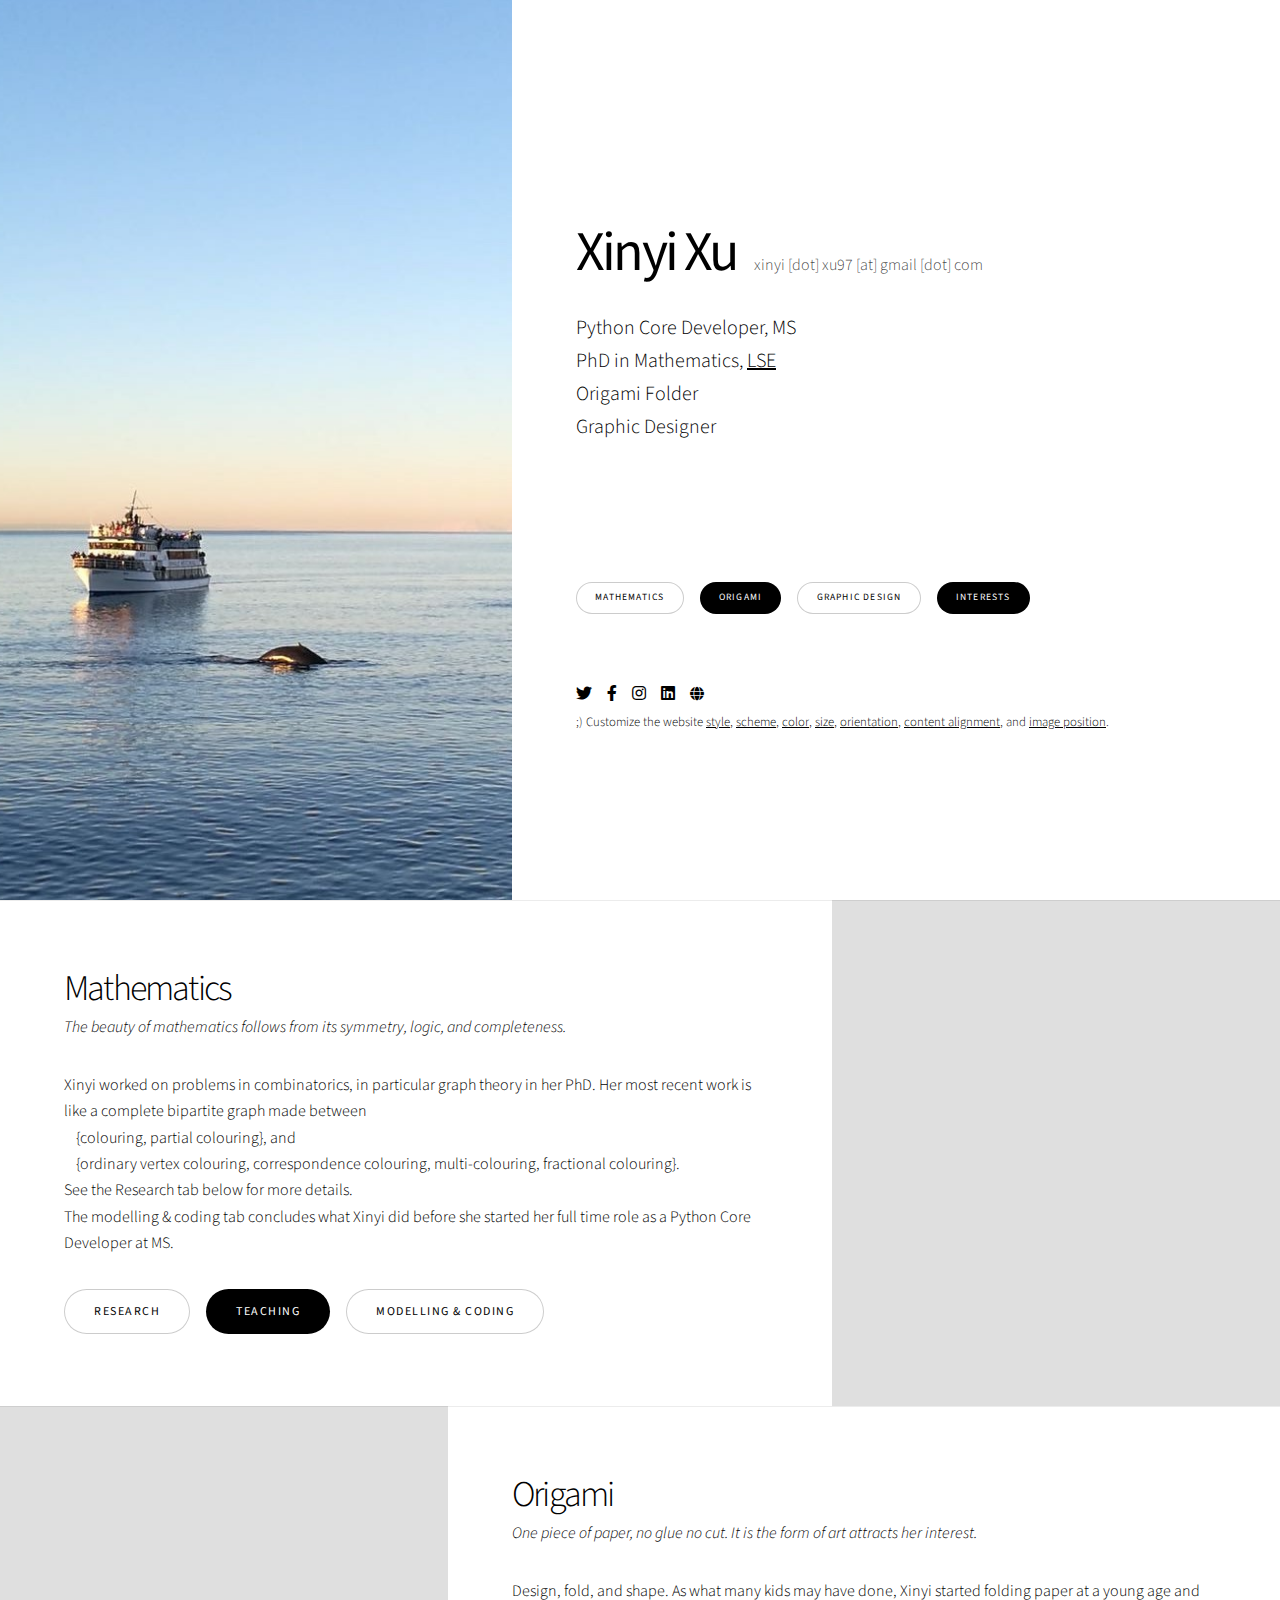
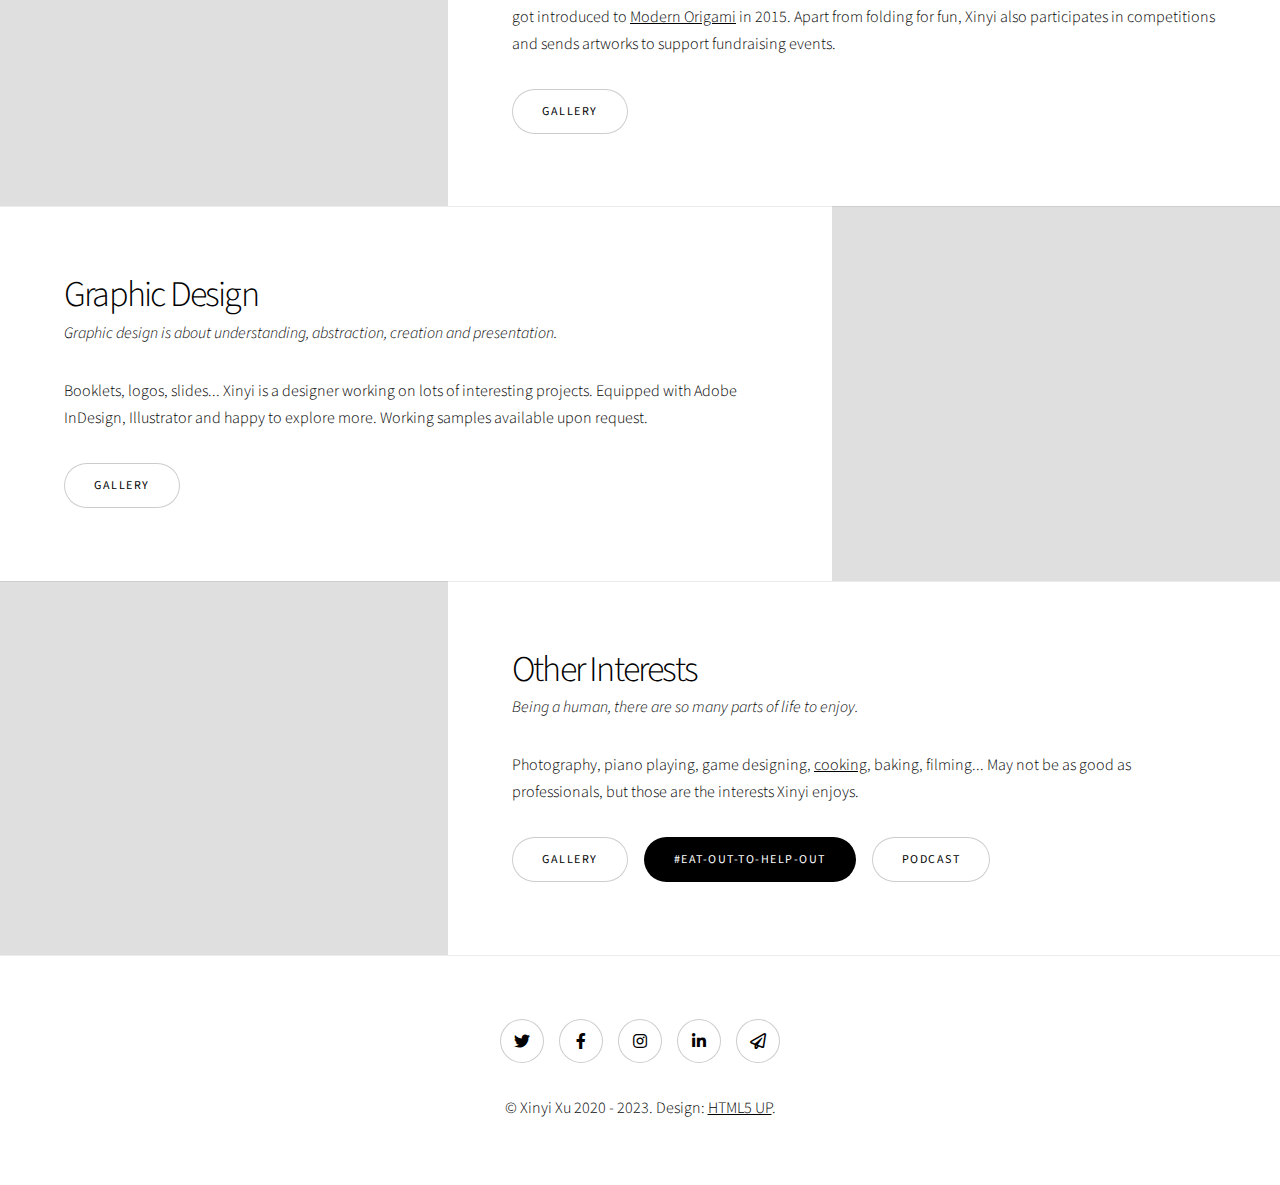
<file: index.html>
<!DOCTYPE HTML>
<!--
	Story by HTML5 UP
	html5up.net | @ajlkn
	Free for personal and commercial use under the CCA 3.0 license (html5up.net/license)
-->

<html>
	<head>
		<title>Xinyi Xu</title>
		<link rel="icon" href="images/githublogo.ico">
		<meta charset="utf-8" />
		<meta name="viewport" content="width=device-width, initial-scale=1, user-scalable=no" />
		<link rel="stylesheet" href="assets/css/main.css" />
		<noscript><link rel="stylesheet" href="assets/css/noscript.css" /></noscript>
	</head>
	<body class="is-preload">

		<!-- Wrapper -->
			<div id="wrapper" class="divided">

				<!-- One -->
					<section class="banner style1 orient-right content-align-left image-position-cen fullscreen onload-image-fade-in onload-content-fade-right">
						<div class="content">
							<br><br>
							<header>
							<h1><strong>Xinyi Xu</strong> </h1> <p>&nbsp;&nbsp; xinyi [dot] xu97 [at] gmail [dot] com </p><br><br>
							</header>
							<p class="major">
								Python Core Developer, MS <br>
								PhD in Mathematics, <a href="http://www.lse.ac.uk/Mathematics">LSE</a> <br>
								Origami Folder <br>
								Graphic Designer <br>
							</p>
							<br><br><br><br>
							<ul class="actions">
								<li><a href="#mathematics" class="button small fit smooth-scroll-middle">Mathematics</a></li>
								<li><a href="#origami" class="button small primary fit smooth-scroll-middle">Origami</a></li>
								<li><a href="#graphic_design" class="button small fit smooth-scroll-middle">Graphic Design</a></li>
								<li><a href="#interests" class="button small primary fit smooth-scroll-middle">Interests</a></li>
							</ul>
							<br>
							<ul class="icons">
								<li><a href="https://twitter.com/xinyixu6" class="icon brands style1 fa-twitter"><span class="label">Twitter</span></a></li>
								<li><a href="https://www.facebook.com/people/Xinyi-Xu/100007187629346" class="icon brands style1 fa-facebook-f"><span class="label">Facebook</span></a></li>
								<li><a href="https://www.instagram.com/maggieroot39/" class="icon brands style1 fa-instagram"><span class="label">Instagram</span></a></li>
								<li><a href="http://linkedin.com/in/xuxinyi000/" class="icon brands style1 fa-linkedin"><span class="label">LinkedIn</span></a></li>
								<li><a href="http://www.lse.ac.uk/Mathematics/people/Research-Students/Xinyi-Xu" class="icon solid style1 fa-globe"><span class="label">University Page</span></a></li>
							<li><sub>;) Customize the website <span class="demo-controls">appearance</span>.</sub></li>
							</ul>
						</div>
						<div class="image">
							<img src="images/banner_pic.jpg" alt="" />
						</div>
					</section>

				<!-- Two -->
					<section class="spotlight style1 orient-left content-align-left image-position-center onscroll-image-fade-in" id="mathematics">
						<div class="content">
							<h2>Mathematics</h2>
							<p><i>The beauty of mathematics follows from its symmetry, logic, and completeness. </i></p>
							<p>Xinyi worked on problems in combinatorics, in particular graph theory in her PhD.
								Her most recent work is like a complete bipartite graph made between <br>
								&nbsp; &nbsp; {colouring, partial colouring}, and <br>
								&nbsp; &nbsp; {ordinary vertex colouring, correspondence colouring, multi-colouring, fractional colouring}.<br>
								See the Research tab below for more details.
								<br>
								The modelling & coding tab concludes what Xinyi did before she started her full time role as a Python Core Developer at MS.
							</p>
							<ul class="actions">
								<li><a href="projects.html" class="button">Research</a></li>
								<li><a href="projects.html" class="button primary">Teaching</a></li>
								<li><a href="projects.html#modelling" class="button">Modelling & Coding</a></li>
							</ul>
						</div>
						<div class="image">
							<img src="images/maths_notes.jpg" alt="" />
						</div>
					</section>

				<!-- Three -->
					<section class="spotlight style1 orient-right content-align-left image-position-center onscroll-image-fade-in" id="origami">
						<div class="content">
							<h2>Origami</h2>
							<p><i>One piece of paper, no glue no cut. It is the form of art attracts her interest. </i></p>
							<p>Design, fold, and shape. As what many kids may have done, Xinyi started folding paper at a young age and got introduced to <a href="https://en.wikipedia.org/wiki/Origami">Modern Origami</a> in 2015. Apart from folding for fun, Xinyi also participates in competitions and sends artworks to support fundraising events.</p>
							<ul class="actions stacked">
								<li><a href="gallery.html" class="button">Gallery</a></li>
							</ul>
						</div>
						<div class="image">
							<img src="images/frog.jpg" alt="" />
						</div>
					</section>

				<!-- Four -->
					<section class="spotlight style1 orient-left content-align-left image-position-center onscroll-image-fade-in" id="graphic_design">
						<div class="content">
							<h2>Graphic Design</h2>
							<p><i>Graphic design is about understanding, abstraction, creation and presentation.</i></p>
							<p>Booklets, logos, slides... Xinyi is a designer working on lots of interesting projects. Equipped with Adobe InDesign, Illustrator and happy to explore more. Working samples available upon request.</p>
							<ul class="actions stacked">
								<li><a href="gallery.html" class="button">Gallery</a></li>
							</ul>
						</div>
						<div class="image">
							<img src="images/ciec_manual.jpg" alt="" />
						</div>
					</section>

					<!-- Five -->
						<section class="spotlight style1 orient-right content-align-left image-position-center onscroll-image-fade-in" id="interests">
							<div class="content">
								<h2>Other Interests</h2>
								<p><i>Being a human, there are so many parts of life to enjoy.</i></p>
								<p>Photography, piano playing, game designing, <a href = "https://www.xiachufang.com/cook/108346174/">cooking</a>, baking, filming... May not be as good as professionals, but those are the interests Xinyi enjoys.</p>
								<ul class="actions">
									<li><a href="gallery.html" class="button">Gallery</a></li>
									<li><a href="restaurants.html" class="button primary">#Eat-Out-To-Help-Out</a></li>
									<li><a href="podcast.html" class="button">Podcast</a></li>
								</ul>
							</div>
							<div class="image">
								<img src="images/dog_and_bug.jpg" alt="" />
							</div>
						</section>

				<!-- Footer -->
					<footer class="wrapper style1 align-center">
						<div class="inner">
							<ul class="icons">
								<li><a href="https://twitter.com/xinyixu6" class="icon brands style2 fa-twitter"><span class="label">Twitter</span></a></li>
								<li><a href="https://www.facebook.com/people/Xinyi-Xu/100007187629346" class="icon brands style2 fa-facebook-f"><span class="label">Facebook</span></a></li>
								<li><a href="https://www.instagram.com/maggieroot39/" class="icon brands style2 fa-instagram"><span class="label">Instagram</span></a></li>
								<li><a href="https://uk.linkedin.com/in/xinyi-xu-4a2230b4" class="icon brands style2 fa-linkedin-in"><span class="label">LinkedIn</span></a></li>
								<li><a href="http://www.lse.ac.uk/Mathematics/people/Research-Students/Xinyi-Xu" class="icon style2 fa-paper-plane"><span class="label">University Page</span></a></li>
							</ul>
							<p>&copy;  Xinyi Xu 2020 - 2023. Design: <a href="https://html5up.net">HTML5 UP</a>.</p>
						</div>
					</footer>

			</div>

		<!-- Scripts -->
			<script src="assets/js/jquery.min.js"></script>
			<script src="assets/js/jquery.scrollex.min.js"></script>
			<script src="assets/js/jquery.scrolly.min.js"></script>
			<script src="assets/js/browser.min.js"></script>
			<script src="assets/js/breakpoints.min.js"></script>
			<script src="assets/js/util.js"></script>
			<script src="assets/js/main.js"></script>
			<script src="assets/js/demo.js"></script>

	</body>
</html>
</file>
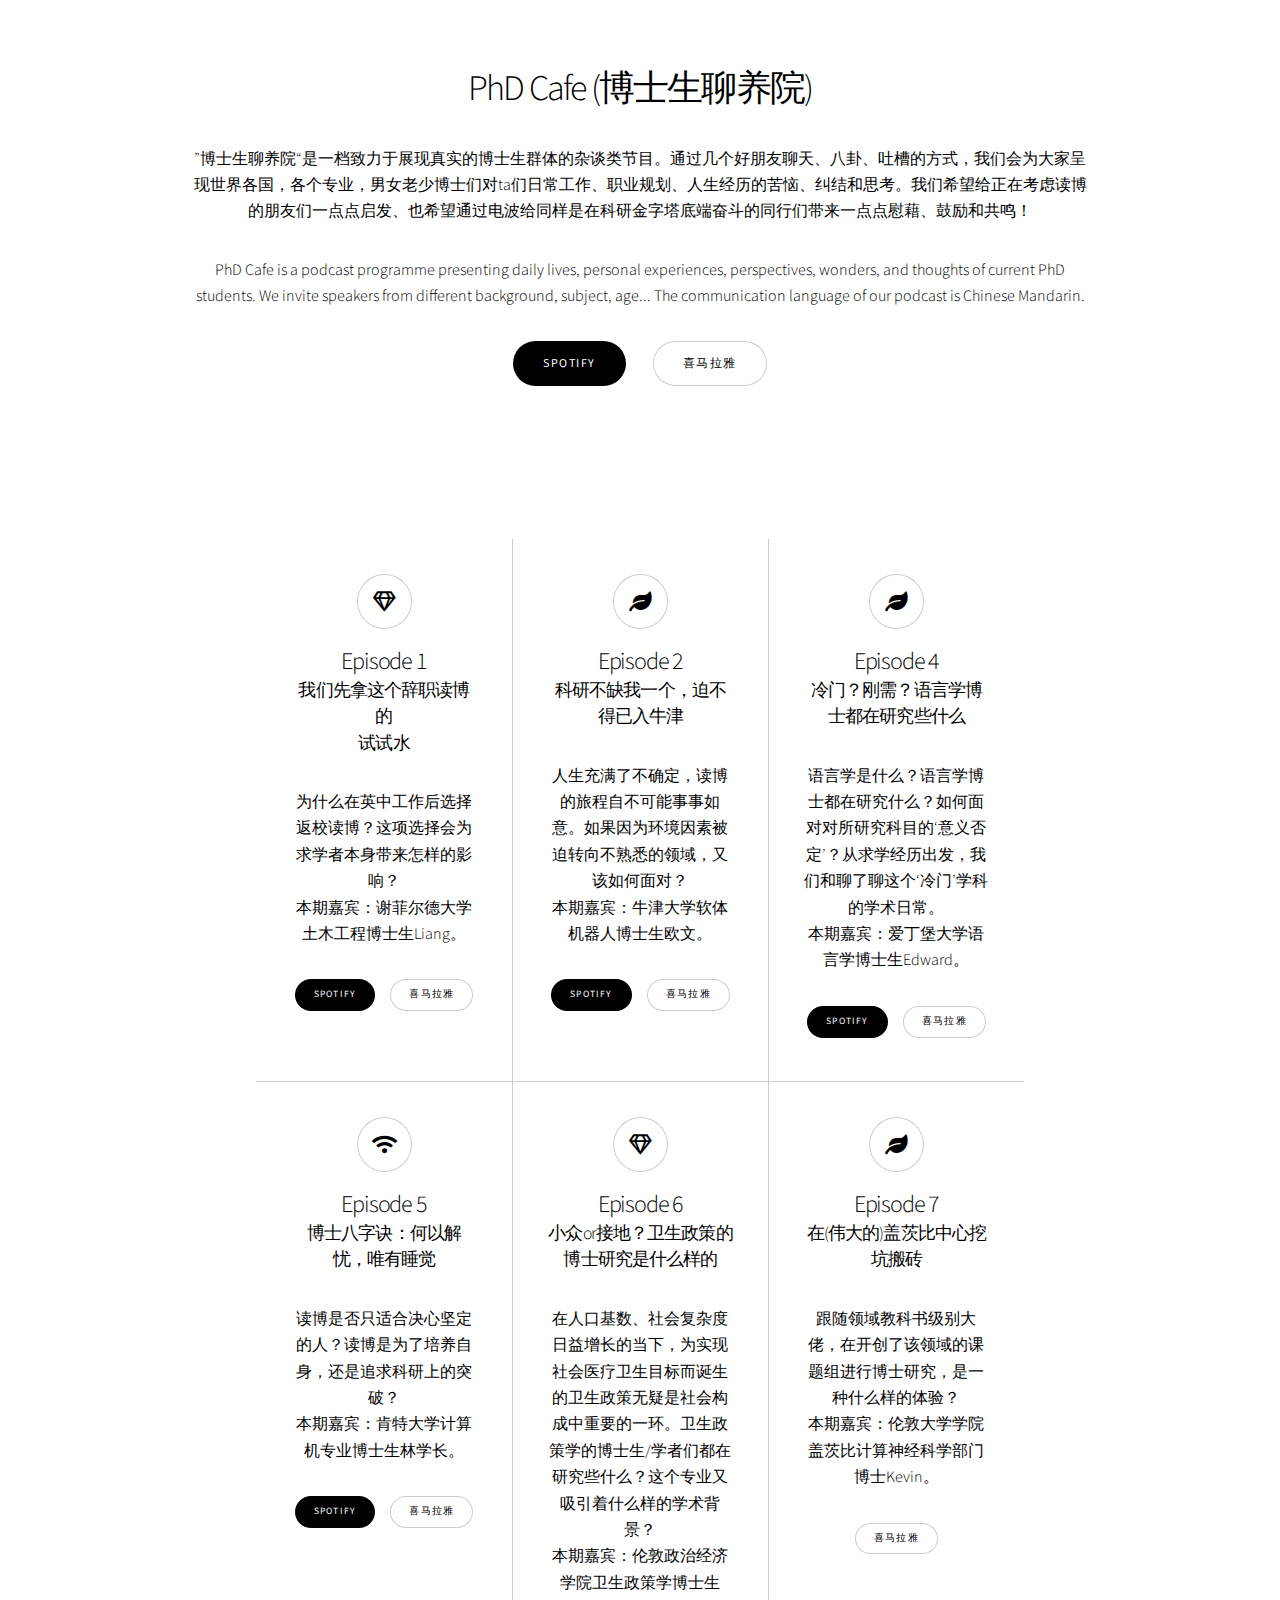
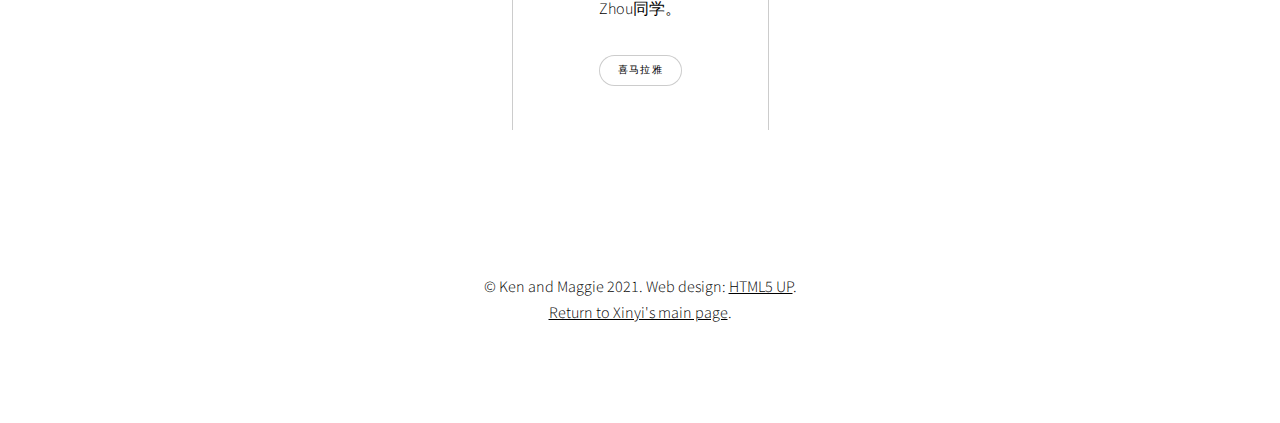
<file: podcast.html>
<!DOCTYPE HTML>
<!--
	Story by HTML5 UP
	html5up.net | @ajlkn
	Free for personal and commercial use under the CCA 3.0 license (html5up.net/license)
-->

<html>
	<head>
		<title>Podcast Channel</title>
		<link rel="icon" href="images/PodCast-logo.ico">
		<meta charset="utf-8" />
		<meta name="viewport" content="width=device-width, initial-scale=1, user-scalable=no" />
		<link rel="stylesheet" href="assets/css/main.css" />
		<noscript><link rel="stylesheet" href="assets/css/noscript.css" /></noscript>
	</head>
	<body class="is-preload">

		<section class="wrapper style1 align-center">
			<section> </section>
				<div class="inner">
					<h2>PhD Cafe (博士生聊养院) <p></p></h2>
					<p>”博士生聊养院“是一档致力于展现真实的博士生群体的杂谈类节目。通过几个好朋友聊天、八卦、吐槽的方式，我们会为大家呈现世界各国，各个专业，男女老少博士们对ta们日常工作、职业规划、人生经历的苦恼、纠结和思考。我们希望给正在考虑读博的朋友们一点点启发、也希望通过电波给同样是在科研金字塔底端奋斗的同行们带来一点点慰藉、鼓励和共鸣！<p>
					<p>PhD Cafe is a podcast programme presenting daily lives, personal experiences, perspectives, wonders, and thoughts of current PhD students. We invite speakers from different background, subject, age...
					 The communication language of our podcast is Chinese Mandarin.</p>
					<p><a href="https://open.spotify.com/show/6aR10L9CDNRkPqOgbs17pn" class="actions button primary">Spotify</a> &nbsp; &nbsp; &nbsp; &nbsp;
						<a href="https://www.ximalaya.com/gerenchengzhang/48593484/" class="actions button">喜马拉雅</a></p>

					<!-- Items -->
						<section class="wrapper style1 align-center">
							<div class="inner">
								<div class="items style1 medium onscroll-fade-in">
									<section>
										<span class="icon style2 major fa-gem"></span>
										<h3>Episode 1</h3><br>
										<h4>我们先拿这个辞职读博的<br>试试水<p></p></h4>
										<p>为什么在英中工作后选择返校读博？这项选择会为求学者本身带来怎样的影响？<br>本期嘉宾：谢菲尔德大学土木工程博士生Liang。 </p>
										<p><a href="https://open.spotify.com/episode/6wldgMpUeJbcwK7a58G6vE" class="actions button primary small">Spotify</a> &nbsp; &nbsp;
										<a href="https://www.ximalaya.com/gerenchengzhang/48593484/406704676" class="actions button small">喜马拉雅</a></p>
									</section>
									<section>
										<span class="icon solid style2 major fa-leaf"></span>
										<h3>Episode 2</h3><br>
										<h4>科研不缺我一个，迫不得已入牛津<p></p></h4>
										<p>人生充满了不确定，读博的旅程自不可能事事如意。如果因为环境因素被迫转向不熟悉的领域，又该如何面对？<br>本期嘉宾：牛津大学软体机器人博士生欧文。</p>
										<p><a href="https://open.spotify.com/episode/5vMajGz7oh4Jvk4C4Hn3bG" class="actions button primary small">Spotify</a> &nbsp; &nbsp;
										<a href="https://www.ximalaya.com/gerenchengzhang/48593484/409061249" class="actions button small">喜马拉雅</a></p>
									</section>
<!--									<section>
										<span class="icon solid style2 major fa-wifi"></span>
										<h3>Episode 3</h3><br>
										<h4>震惊！科研情侣的工作理念竟截然相反？<p></p></h4>
										<p>当创造力心理学和食物垃圾处理的博士生相遇，会碰撞出怎样的火花？<br>本期嘉宾：UCL实验心理学博士生Nuoya和土木环境地质专业博士生Eric。</p>
										<p><a href="https://open.spotify.com/episode/54EFHvbIVBdNyo2KFeYRBK" class="actions button primary small">Spotify</a> &nbsp; &nbsp;
										<a href="https://www.ximalaya.com/gerenchengzhang/48593484/412287957" class="actions button small">喜马拉雅</a></p>
									</section>
 -->
									<section>
										<span class="icon solid style2 major fa-leaf"></span>
										<h3>Episode 4</h3><br>
										<h4>冷门？刚需？语言学博士都在研究些什么<p></p></h4>
										<p>语言学是什么？语言学博士都在研究什么？如何面对对所研究科目的‘意义否定’？从求学经历出发，我们和聊了聊这个‘冷门’学科的学术日常。<br>本期嘉宾：爱丁堡大学语言学博士生Edward。</p>
										<p><a href="https://open.spotify.com/episode/4U4bZ4IDrsUBCYLzEKhb4R" class="actions button primary small">Spotify</a> &nbsp; &nbsp;
										<a href="https://www.ximalaya.com/gerenchengzhang/48593484/413979657" class="actions button small">喜马拉雅</a></p>
									</section>
									<section>
										<span class="icon solid style2 major fa-wifi"></span>
										<h3>Episode 5</h3><br>
										<h4>博士八字诀：何以解忧，唯有睡觉<p></p></h4>
										<p>读博是否只适合决心坚定的人？读博是为了培养自身，还是追求科研上的突破？<br>本期嘉宾：肯特大学计算机专业博士生林学长。</p>
										<p><a href="https://open.spotify.com/episode/27gaN4w2Jq7OkkBcETuYk7" class="actions button primary small">Spotify</a> &nbsp; &nbsp;
										<a href="https://www.ximalaya.com/gerenchengzhang/48593484/417167176" class="actions button small">喜马拉雅</a></p>
									</section>
									<section>
										<span class="icon style2 major fa-gem"></span>
										<h3>Episode 6</h3><br>
										<h4>小众or接地？卫生政策的博士研究是什么样的<p></p></h4>
										<p>在人口基数、社会复杂度日益增长的当下，为实现社会医疗卫生目标而诞生的卫生政策无疑是社会构成中重要的一环。卫生政策学的博士生/学者们都在研究些什么？这个专业又吸引着什么样的学术背景？
											<br>本期嘉宾：伦敦政治经济学院卫生政策学博士生Zhou同学。</p>
										<p><a href="https://www.ximalaya.com/gerenchengzhang/48593484/420247512" class="actions button small">喜马拉雅</a></p>
									</section>
									<section>
										<span class="icon solid style2 major fa-leaf"></span>
										<h3>Episode 7</h3><br>
										<h4>在(伟大的)盖茨比中心挖坑搬砖<p></p></h4>
										<p>跟随领域教科书级别大佬，在开创了该领域的课题组进行博士研究，是一种什么样的体验？<br>本期嘉宾：伦敦大学学院盖茨比计算神经科学部门博士Kevin。</p>
										<p><a href="https://www.ximalaya.com/gerenchengzhang/48593484/422695345" class="actions button small">喜马拉雅</a></p>
									</section>


								</div>
							</div>
						</section>


				<!-- Footer -->
					<footer class="wrapper style1 align-center">
						<div class="inner">
							<p>&copy; Ken and Maggie 2021. Web design: <a href="https://html5up.net">HTML5 UP</a>.<br>  <a href="/">Return to Xinyi's main page</a>.</p>
						</div>
					</footer>

			</div>

		<!-- Scripts -->
			<script src="assets/js/jquery.min.js"></script>
			<script src="assets/js/jquery.scrollex.min.js"></script>
			<script src="assets/js/jquery.scrolly.min.js"></script>
			<script src="assets/js/browser.min.js"></script>
			<script src="assets/js/breakpoints.min.js"></script>
			<script src="assets/js/util.js"></script>
			<script src="assets/js/main.js"></script>
			<script src="assets/js/demo.js"></script>

	</body>
</html>
</file>
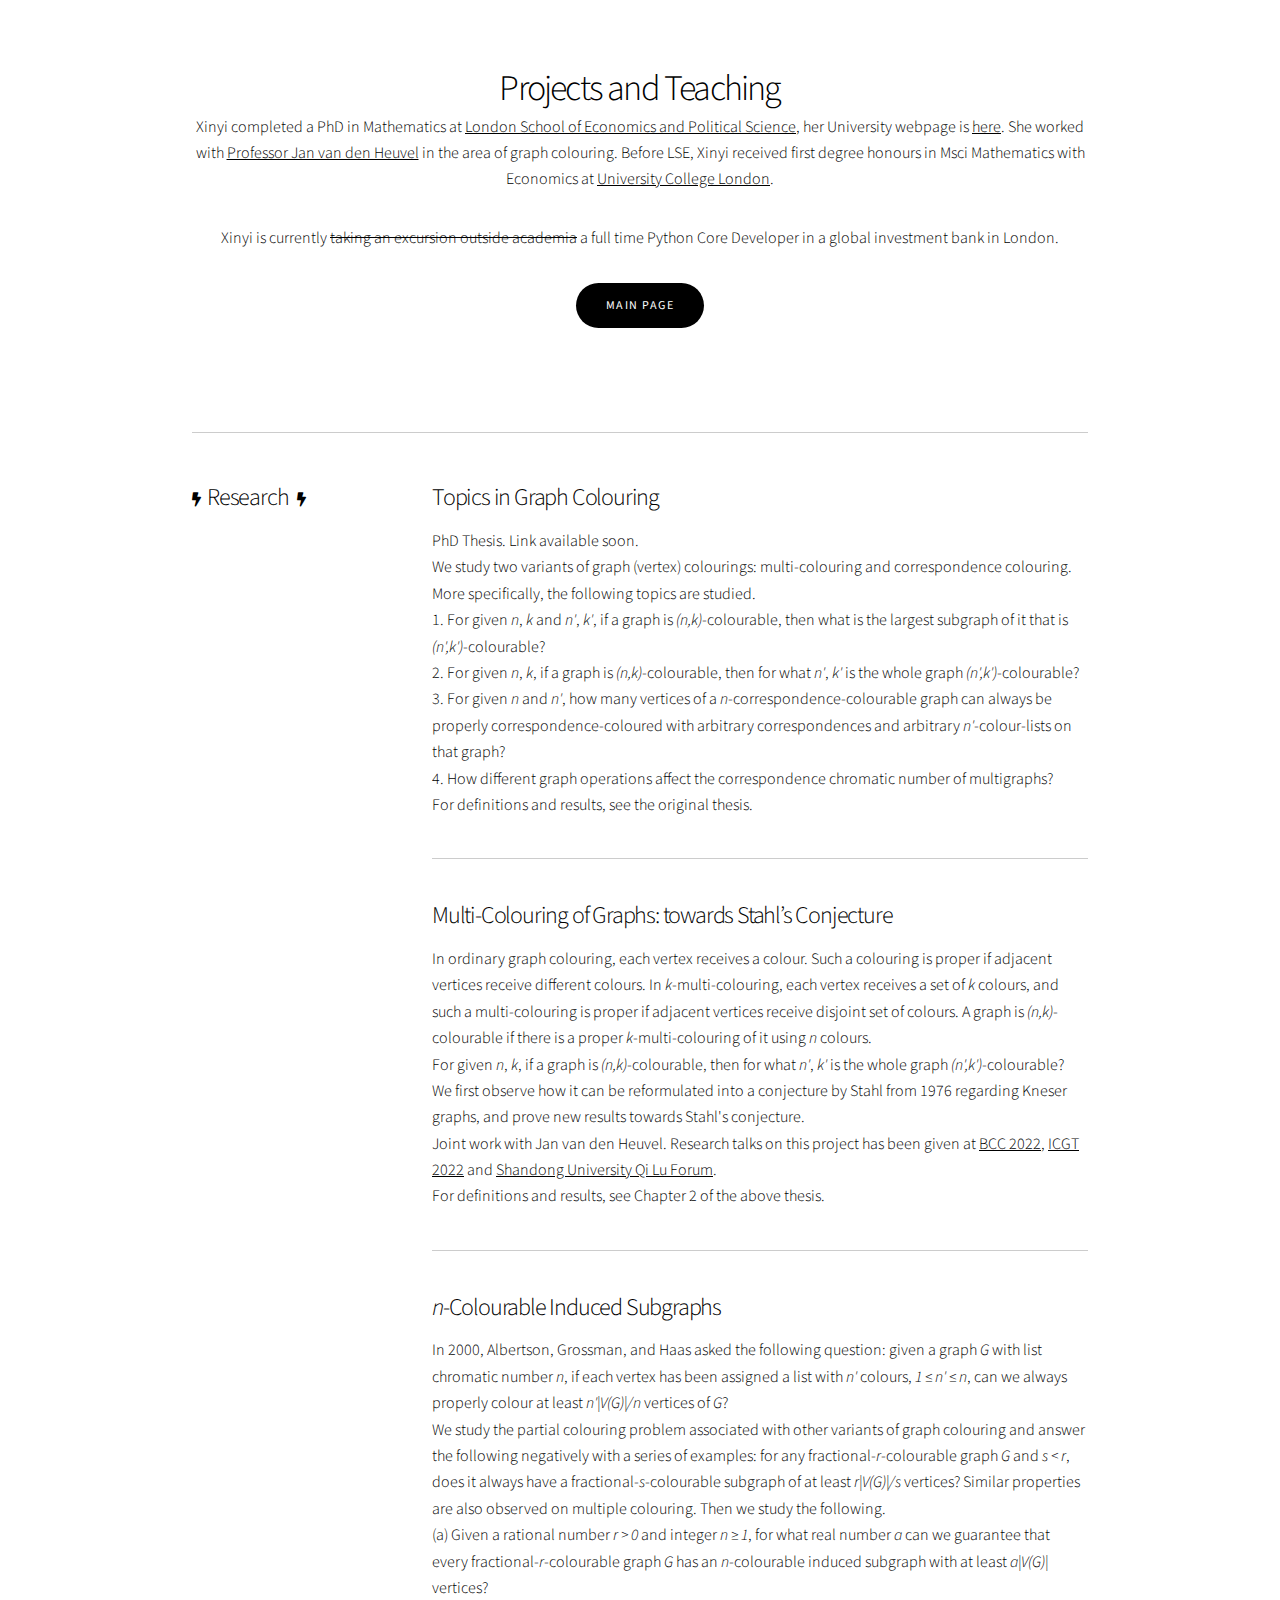
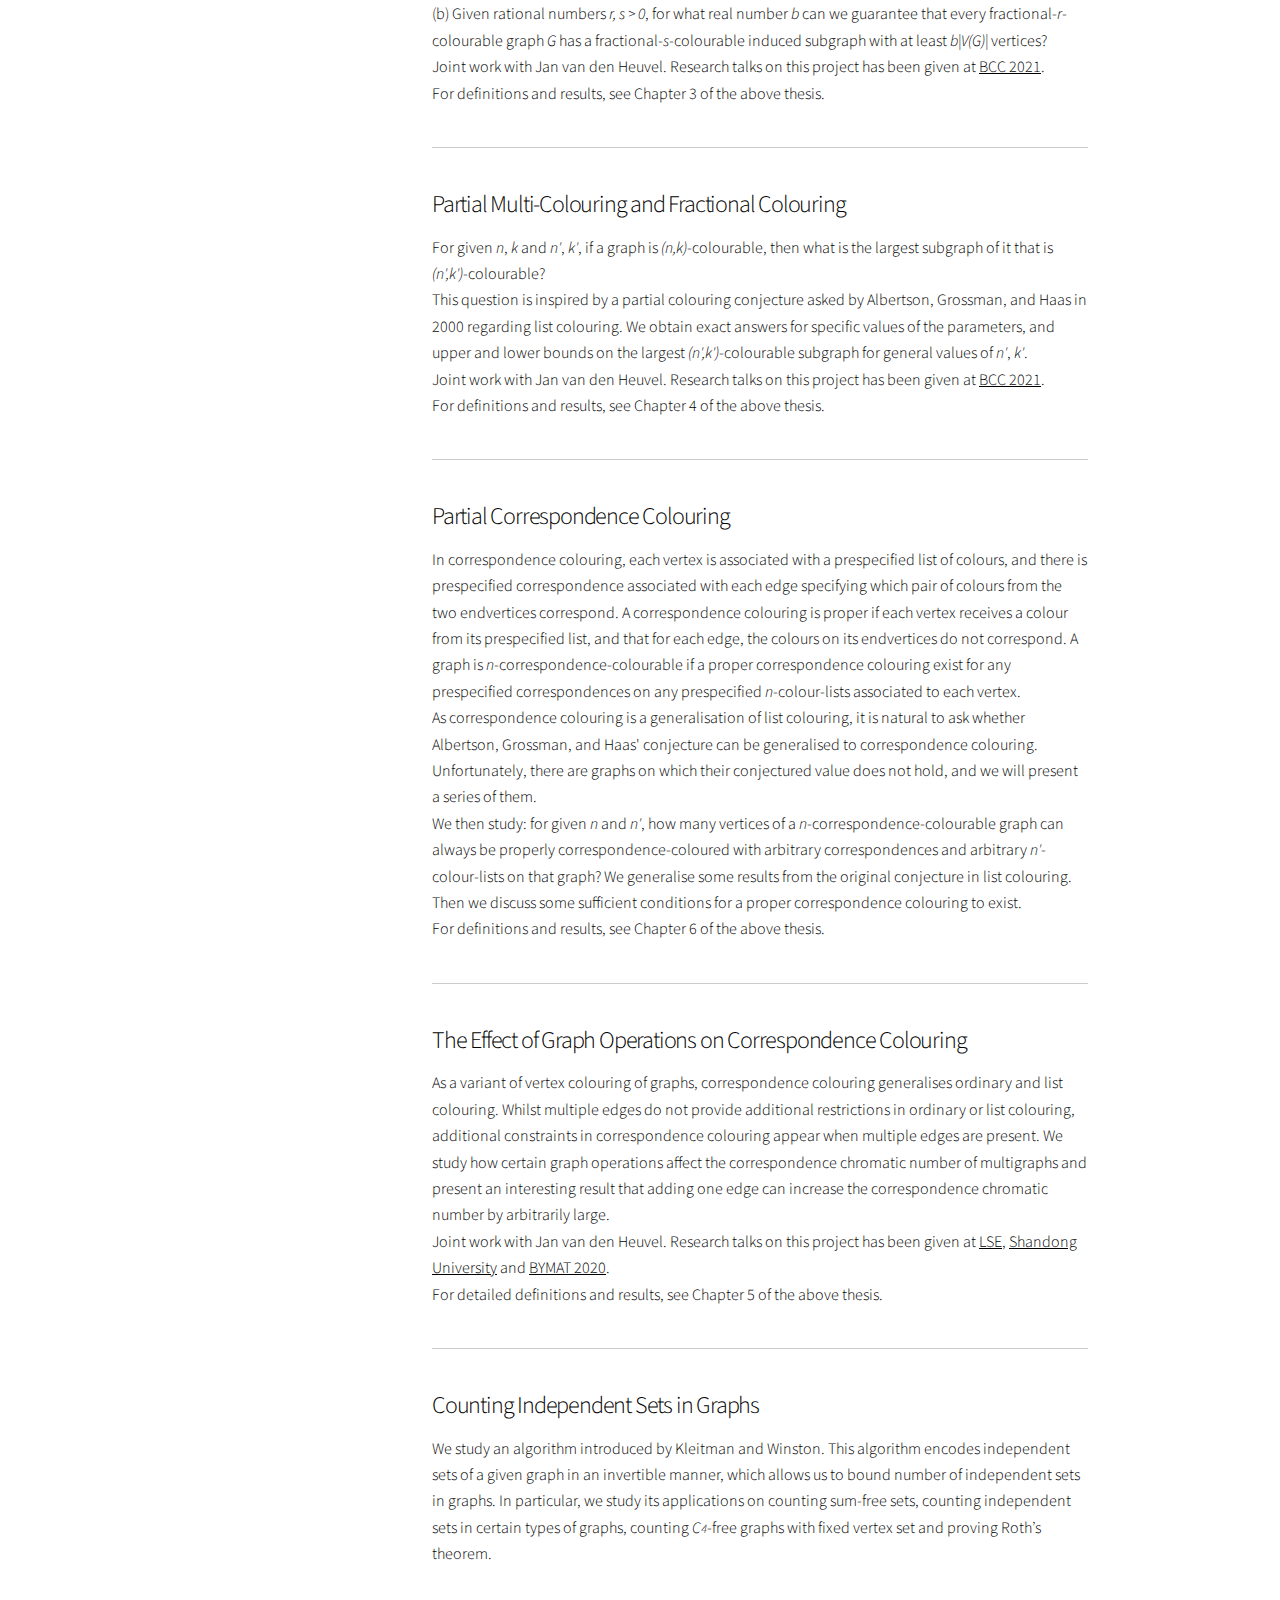
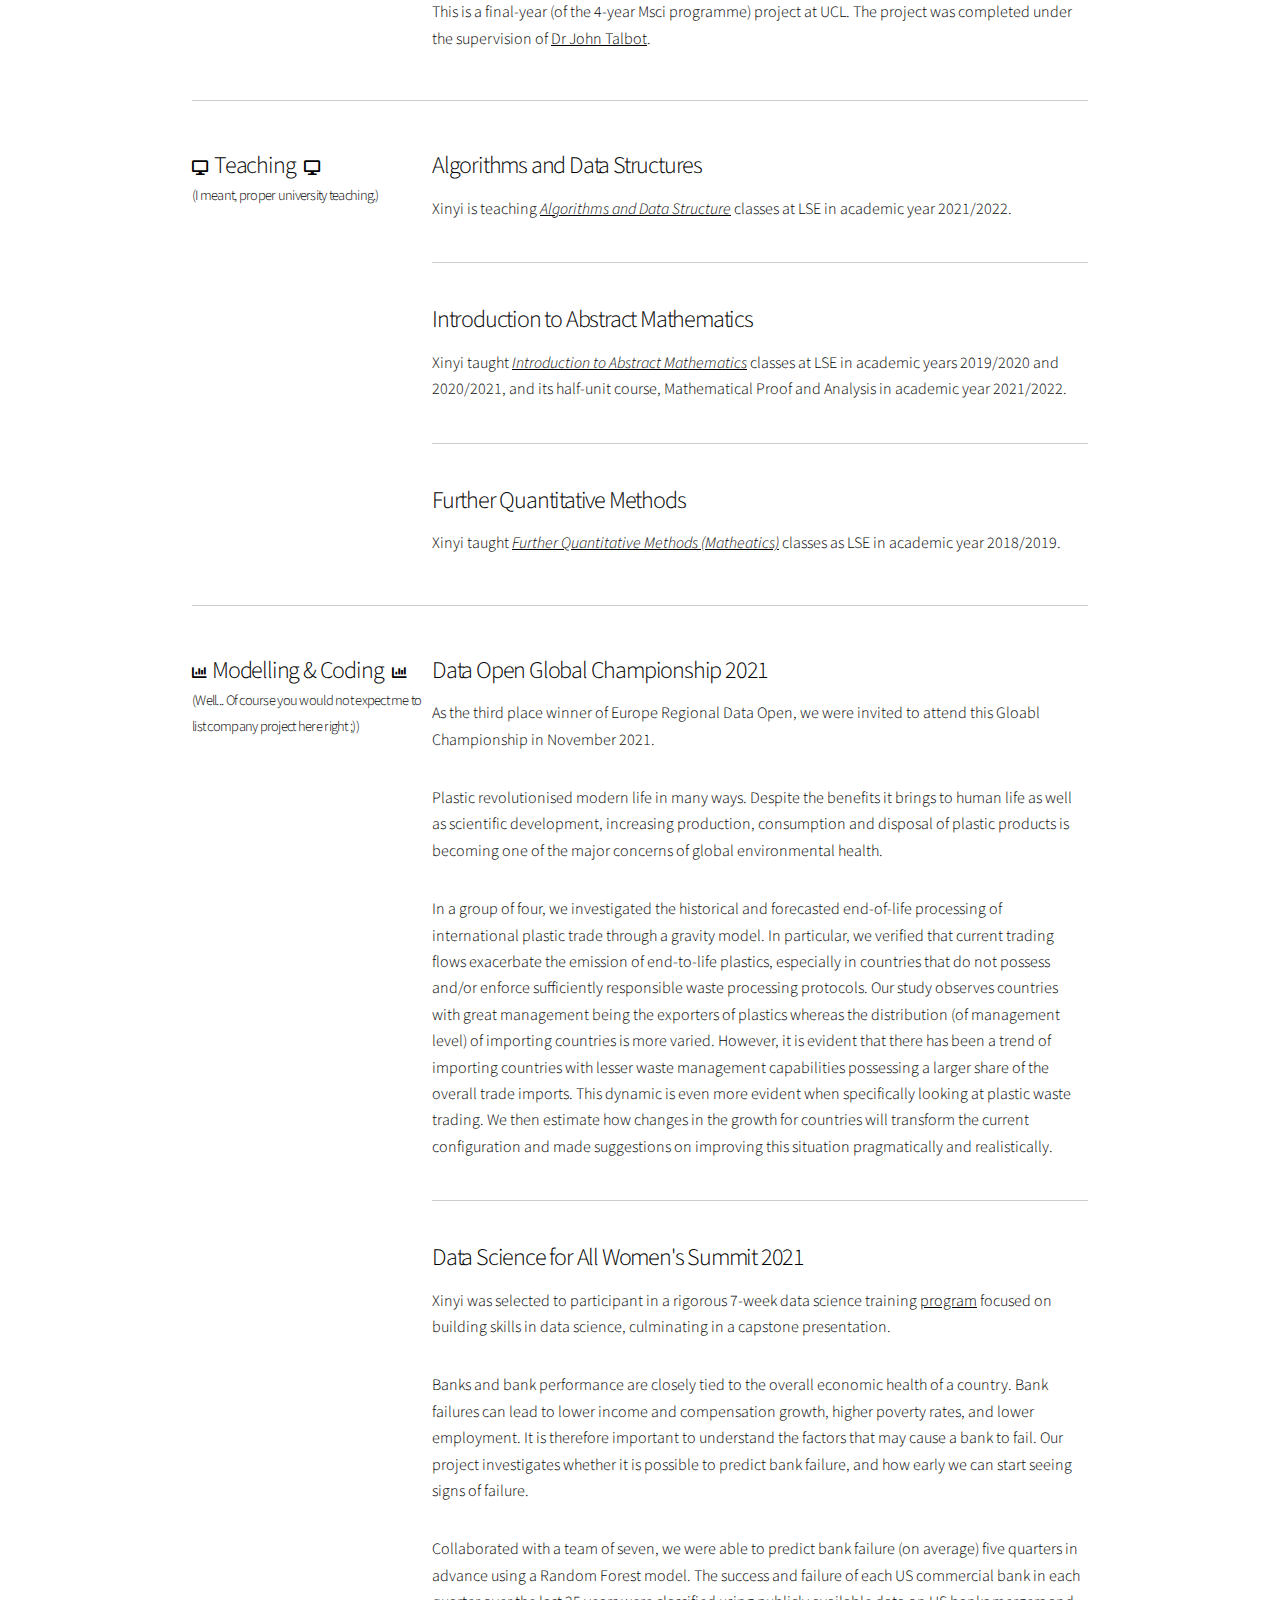
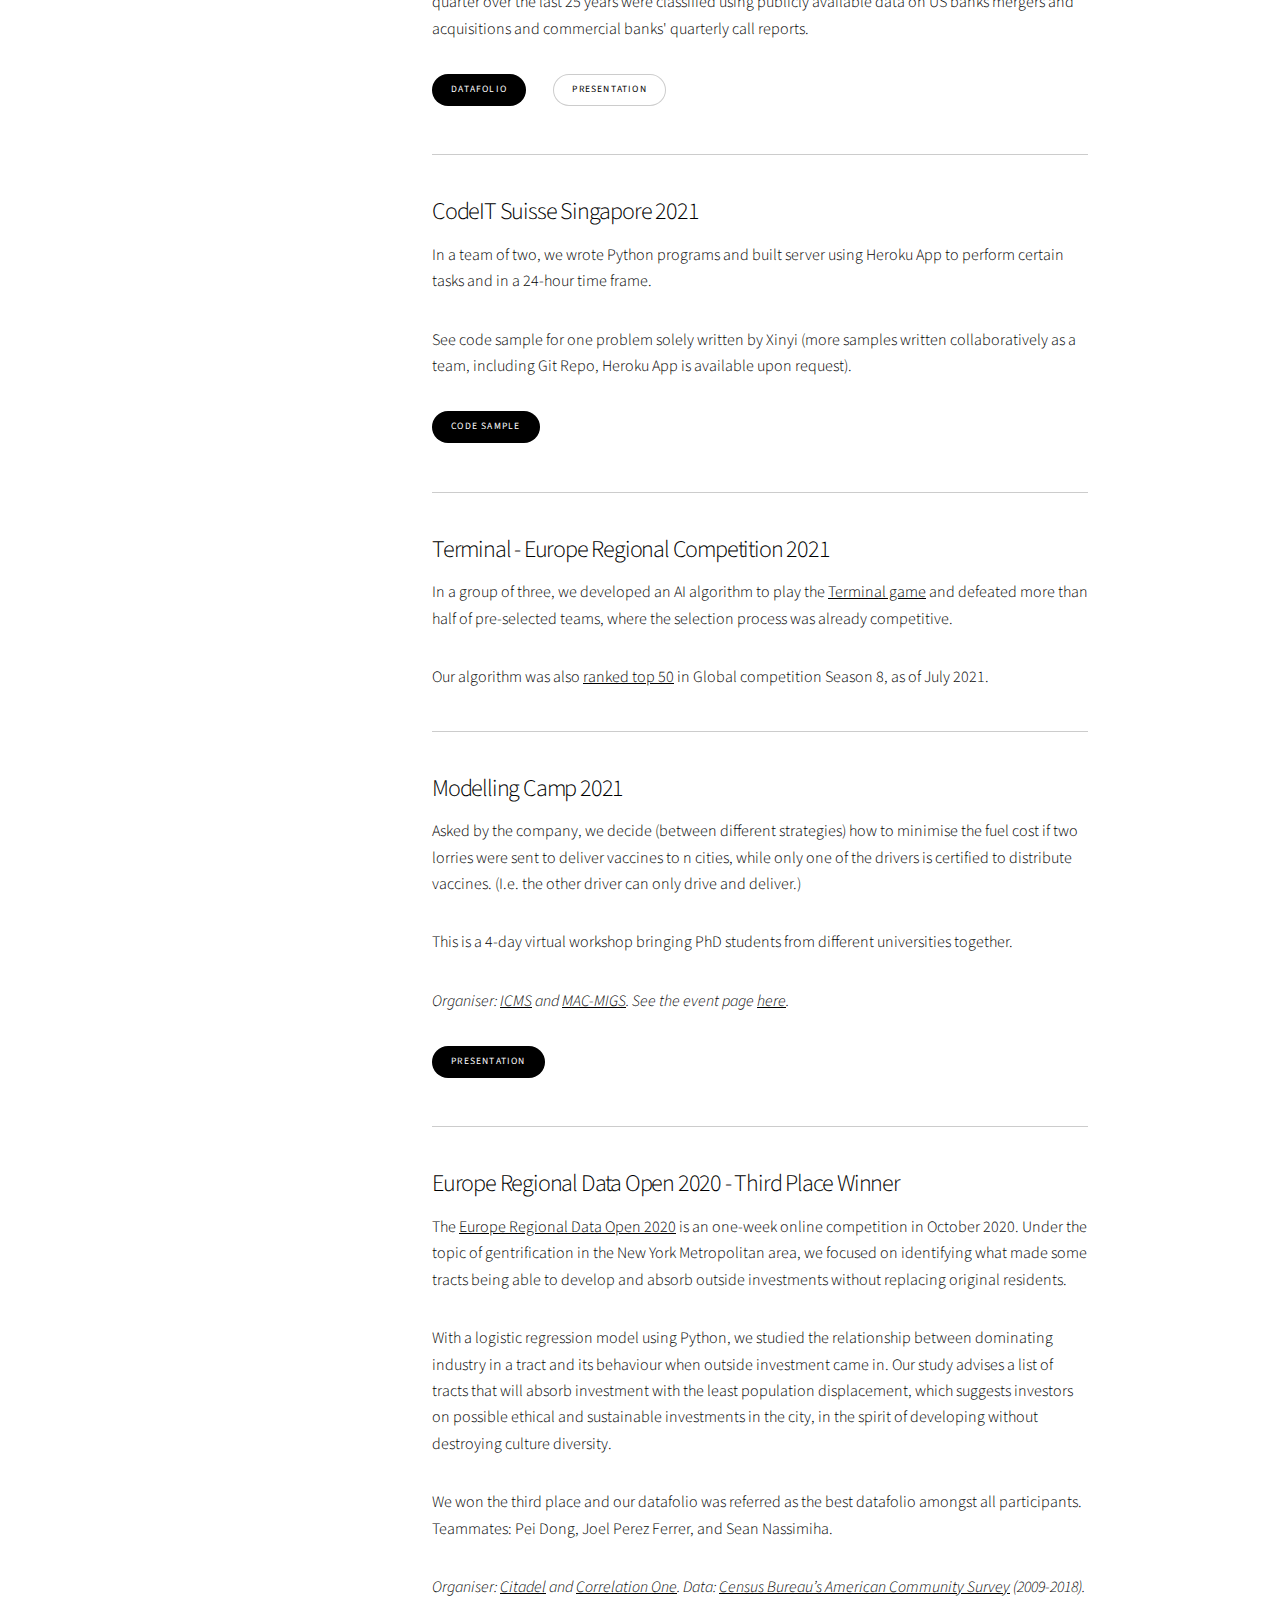
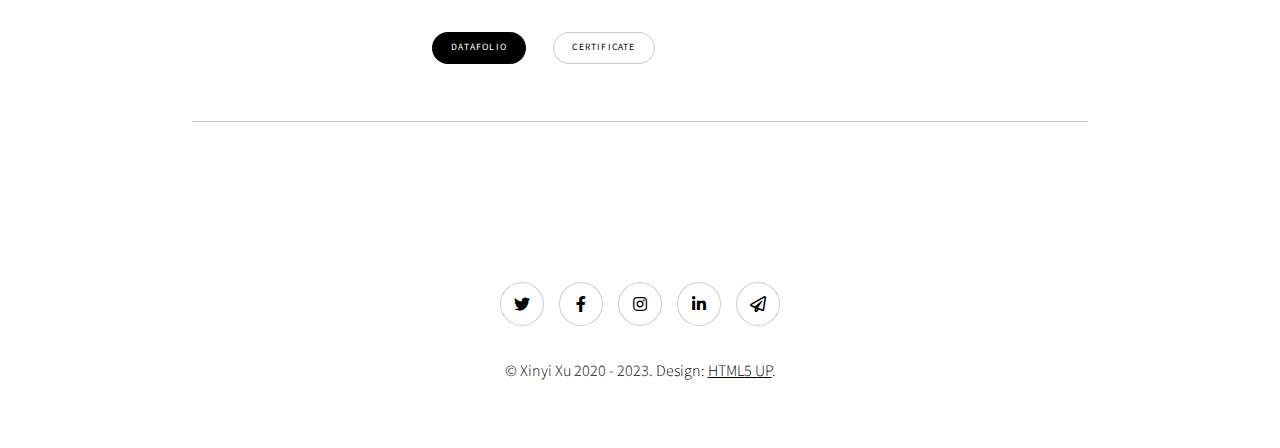
<file: projects.html>
<!DOCTYPE HTML>
<!--
	Story by HTML5 UP
	html5up.net | @ajlkn
	Free for personal and commercial use under the CCA 3.0 license (html5up.net/license)
-->

<html>
	<head>
		<title>Xinyi's projects</title>
		<link rel="icon" href="images/githublogo.ico">
		<meta charset="utf-8" />
		<meta name="viewport" content="width=device-width, initial-scale=1, user-scalable=no" />
		<link rel="stylesheet" href="assets/css/main.css" />
		<noscript><link rel="stylesheet" href="assets/css/noscript.css" /></noscript>
	</head>
	<body class="is-preload">

		<section class="wrapper style1 align-center">
				<div class="inner">
					<h2>Projects and Teaching</h2>
					<p>Xinyi completed a PhD in Mathematics at <a href="http://www.lse.ac.uk/Mathematics">London
						School of Economics and Political Science</a>, her University webpage is
						<a href="http://www.lse.ac.uk/Mathematics/people/Research-Students/Xinyi-Xu">here</a>.
					She worked with <a href="http://www.lse.ac.uk/Mathematics/people/Jan-van-den-Heuvel">Professor
						Jan van den Heuvel</a> in the area of graph colouring. Before LSE, Xinyi received first degree
						honours in Msci Mathematics with Economics at <a href="https://www.ucl.ac.uk/maths/">University
							College London</a>.</p>
					<p>Xinyi is currently <s>taking an excursion outside academia</s> a full time Python Core Developer in a global investment bank in London. </p>
					<p><a href="/" class="actions button primary">Main Page</a></p>

			<div class="index align-left inner">
				<section></section>
					<!-- Section one -->
						<section>
							<header>
								<span class="icon solid fa-bolt"></span>&nbsp;
								<h3>Research</h3> &nbsp;
								<span class="icon solid fa-bolt"></span>
							</header>
							<div class="content">
								<header>
									<h3>Topics in Graph Colouring</h3>
									<p></p>
								</header>
								<p>PhD Thesis. Link available soon. <br>
									We study two variants of graph (vertex) colourings: multi-colouring and correspondence colouring.
									More specifically, the following topics are studied.
									<br>
									1. For given <em>n</em>, <em>k</em> and <em>n'</em>, <em>k'</em>, if a graph is <em>(n,k)</em>-colourable, then what is the largest subgraph of it that is <em>(n',k')</em>-colourable?
									<br>
									2. For given <em>n</em>, <em>k</em>, if a graph is <em>(n,k)</em>-colourable, then for what <em>n'</em>, <em>k'</em> is the whole graph <em>(n',k')</em>-colourable?
									<br>
									3. For given <em>n</em> and <em>n'</em>, how many vertices of a <em>n</em>-correspondence-colourable graph can always be properly correspondence-coloured with arbitrary correspondences and arbitrary <em>n'</em>-colour-lists on that graph?
									<br>
									4. How different graph operations affect the correspondence chromatic number of multigraphs?
									<br>
									For definitions and results, see the original thesis.
								</p>

								<hr />
								<header>
									<h3>Multi-Colouring of Graphs: towards Stahl’s Conjecture</h3>
									<p></p>
								</header>
								<p>
									In ordinary graph colouring, each vertex receives a colour. Such a colouring is proper if adjacent vertices receive different colours. In <em>k</em>-multi-colouring, each vertex receives a set of <em>k</em> colours, and such a multi-colouring is proper if adjacent vertices receive disjoint set of colours. A graph is <em>(n,k)</em>-colourable if there is a proper <em>k</em>-multi-colouring of it using <em>n</em> colours.
									<br>
									For given <em>n</em>, <em>k</em>, if a graph is <em>(n,k)</em>-colourable, then for what <em>n'</em>, <em>k'</em> is the whole graph <em>(n',k')</em>-colourable?
									<br>
									We first observe how it can be reformulated into a conjecture by Stahl
									from 1976 regarding Kneser graphs, and prove new results towards Stahl's conjecture.
									<br>
									Joint work with Jan van den Heuvel. Research talks on this project has been given at <a href="https://www.lancaster.ac.uk/maths/bcc2022/">BCC 2022</a>, <a href="https://www.lirmm.fr/icgt-2022/">ICGT 2022</a> and <a href="http://www.qlqnlt.sdu.edu.cn/info/1021/1565.htm">Shandong University Qi Lu Forum</a>.
									<br>
									For definitions and results, see Chapter 2 of the above thesis.
								</p>

								<hr />
								<header>
									<h3><em>n</em>-Colourable Induced Subgraphs</h3>
									<p></p>
								</header>
								<p>
									In 2000, Albertson, Grossman, and Haas asked the following question: given a graph <em>G</em> with list chromatic number <em>n</em>, if each vertex has been assigned a list with <em>n'</em> colours, <em>1 &le; n' &le; n</em>, can we always properly colour at least <em>n'|V(G)|/n</em> vertices of <em>G</em>?
									<br>
									We study the partial colouring problem associated with other variants of graph colouring and answer the following negatively with a series of examples: for any fractional-<em>r</em>-colourable graph <em>G</em> and <em>s &lt; r</em>, does it always have a fractional-<em>s</em>-colourable subgraph of at least <em>r|V(G)|/s</em> vertices? Similar properties are also observed on multiple colouring. Then we study the following.
									<br>
									(a) Given a rational number <em>r &gt; 0</em> and integer <em>n &ge; 1</em>, for what real number <em>a</em> can we guarantee that every fractional-<em>r</em>-colourable graph <em>G</em> has an <em>n</em>-colourable induced subgraph with at least <em>a|V(G)|</em> vertices?
									<br>
									(b) Given rational numbers <em>r, s &gt; 0</em>, for what real number <em>b</em> can we guarantee that every fractional-<em>r</em>-colourable graph <em>G</em> has a fractional-<em>s</em>-colourable induced subgraph with at least <em>b|V(G)|</em> vertices?
									<br>
									Joint work with Jan van den Heuvel. Research talks on this project has been given at <a href="https://bcc2021.webspace.durham.ac.uk/">BCC 2021</a>.
									<br>
									For definitions and results, see Chapter 3 of the above thesis.
								</p>

								<hr />
								<header>
									<h3>Partial Multi-Colouring and Fractional Colouring</h3>
									<p></p>
								</header>
								<p>
									For given <em>n</em>, <em>k</em> and <em>n'</em>, <em>k'</em>, if a graph is <em>(n,k)</em>-colourable, then what is the largest subgraph of it that is <em>(n',k')</em>-colourable?
									<br>
									This question is inspired by a partial colouring conjecture asked by Albertson, Grossman, and Haas in 2000 regarding list colouring. We obtain exact answers for specific values of the parameters, and upper and lower bounds on the largest <em>(n',k')</em>-colourable subgraph for general values of <em>n'</em>, <em>k'</em>.
									<br>
									Joint work with Jan van den Heuvel. Research talks on this project has been given at <a href="https://bcc2021.webspace.durham.ac.uk/">BCC 2021</a>.
									<br>
									For definitions and results, see Chapter 4 of the above thesis.
								</p>

								<hr />
								<header>
									<h3>Partial Correspondence Colouring</h3>
									<p></p>
								</header>
								<p>
									In correspondence colouring, each vertex is associated with a prespecified list of colours, and there is prespecified correspondence associated with each edge specifying which pair of colours from the two endvertices correspond.
									A correspondence colouring is proper if each vertex receives a colour from its prespecified list, and that for each edge, the colours on its endvertices do not correspond. A graph is <em>n</em>-correspondence-colourable if a proper correspondence colouring exist for any prespecified correspondences on any prespecified <em>n</em>-colour-lists associated to each vertex.
									<br>
									As correspondence colouring is a generalisation of list colouring, it is natural to ask whether Albertson, Grossman, and Haas' conjecture can be generalised to correspondence colouring.
									Unfortunately, there are graphs on which their conjectured value does not hold, and we will present a series of them.
									<br>
									We then study: for given <em>n</em> and <em>n'</em>, how many vertices of a <em>n</em>-correspondence-colourable graph can always be properly correspondence-coloured with arbitrary correspondences and arbitrary <em>n'</em>-colour-lists on that graph?
									We generalise some results from the original conjecture in list colouring. Then we discuss some sufficient conditions for a proper correspondence colouring to exist.
									<br>
									For definitions and results, see Chapter 6 of the above thesis.
								</p>

								<hr />
								<header>
									<h3>The Effect of Graph Operations on Correspondence Colouring</h3>
									<p></p>
								</header>
								<p>
									As a variant of vertex colouring of graphs, correspondence colouring generalises ordinary and list colouring. Whilst multiple edges do not provide additional restrictions in ordinary or list colouring, additional constraints in correspondence colouring appear when multiple edges are present. We study how certain graph operations affect the correspondence chromatic number of multigraphs and present an interesting result that adding one edge can increase the correspondence chromatic number by arbitrarily large.
									<br>
									Joint work with Jan van den Heuvel. Research talks on this project has been given at <a href="http://www.lse.ac.uk/Mathematics/Events-and-Seminars/Seminar-and-PhD-Seminar-on-Combinatorics-Games-and-Optimisation">LSE</a>, <a href="http://www.at0086.com/ShdU/College.aspx?c=1036">Shandong University</a> and <a href="https://bymat.webs.upv.es/index/">BYMAT 2020</a>.
									<br>
									For detailed definitions and results, see Chapter 5 of the above thesis.
								</p>

								<hr />
								<header>
									<h3>Counting Independent Sets in Graphs</h3>
									<p></p>
								</header>
								<p>We study an algorithm introduced by Kleitman and Winston. This algorithm encodes independent sets of a given graph in an invertible manner, which allows us to bound number of independent sets in graphs.
									In particular, we study its applications on counting sum-free sets, counting independent sets in certain types of graphs, counting <i>C<sub>4</sub></i>-free graphs with fixed vertex set and proving Roth’s theorem.</p>
								<p>This is a final-year (of the 4-year Msci programme) project at UCL. The project was completed under the supervision of <a href="https://www.ucl.ac.uk/~ucahjmt/">Dr John Talbot</a>.</p>
							</div>
						</section>

					<!-- Section Two -->
						<section>
							<header>
								<span class="icon solid fa-desktop"></span>&nbsp;
								<h3>Teaching</h3> &nbsp;
								<span class="icon solid fa-desktop"></span>
								<br>
								<h5>(I meant, proper university teaching.)</h5>
							</header>
							<div class="content">
								<header>
									<h3>Algorithms and Data Structures</h3>
									<p></p>
								</header>
								<p>Xinyi is teaching <a href="https://www.lse.ac.uk/resources/calendar2021-2022/courseGuides/MA/2021_MA214.htm"><i>Algorithms and Data Structure</i></a> classes at LSE in academic year 2021/2022.</p>

								<hr />

								<header>
									<h3>Introduction to Abstract Mathematics</h3>
									<p></p>
								</header>
								<p>Xinyi taught <a href="http://www.lse.ac.uk/resources/calendar/courseGuides/MA/2019_MA103.htm"><i>Introduction to Abstract Mathematics</i></a> classes at LSE in academic years 2019/2020 and 2020/2021, and its half-unit course, Mathematical Proof and Analysis in academic year 2021/2022.</p>

								<hr />
								<header>
									<h3>Further Quantitative Methods</h3>
									<p></p>
								</header>
								<p>Xinyi taught <a href="http://www.lse.ac.uk/resources/calendar/courseGuides/MA/2019_MA207.htm"><i>Further Quantitative Methods (Matheatics)</i></a> classes as LSE in academic year 2018/2019.</p>
							</div>
						</section>

						<!-- Section Three -->
							<section id="modelling">
								<header>
									<span class="icon solid fa-chart-bar"></span>&nbsp;
									<h3>Modelling & Coding</h3> &nbsp;
									<span class="icon solid fa-chart-bar"></span>
									<br>
									<h5>(Well... Of course you would not expect me to list company project here right ;))</h5>
									<!--<br />
									<br />
									<br />
									<p><a href="https://replit.com/@MaggieRoot39/StockHunter" class="actions button small primary">Code Sample</a> -->
								</header>

								<div class="content">


									<header>
										<h3>Data Open Global Championship 2021</h3>
										<p></p>
									</header>
									<p>As the third place winner of Europe Regional Data Open, we were invited to attend this Gloabl Championship in November 2021.</p>
									<p>Plastic revolutionised modern life in many ways. Despite the benefits it brings to human life as well as scientific development, increasing production, consumption and disposal of plastic products is becoming one of the major concerns of global environmental health.</p>
									<p>In a group of four, we investigated the historical and forecasted end-of-life processing of international plastic trade through a gravity model. In particular, we verified that current trading flows exacerbate the emission of end-to-life plastics, especially in countries that do not possess and/or enforce sufficiently responsible waste processing protocols.
										Our study observes countries with great management being the exporters of plastics whereas the distribution (of management level) of importing countries is more varied. However, it is evident that there has been a trend of importing countries with lesser waste management capabilities possessing a larger share of the overall trade imports. This dynamic is even more evident when specifically looking at plastic waste trading.
										We then estimate how changes in the growth for countries will transform the current configuration and made suggestions on improving this situation pragmatically and realistically.
									</p>

									<hr />
									<header>
										<h3>Data Science for All Women's Summit 2021</h3>
										<p></p>
									</header>
									<p>Xinyi was selected to participant in a rigorous 7-week data science training <a href="https://www.correlation-one.com/data-science-for-all-women">program</a> focused on building skills in data science, culminating in a capstone presentation.</p>
									<p>Banks and bank performance are closely tied to the overall economic health of a country. Bank failures can lead to lower income and compensation growth, higher poverty rates, and lower employment. It is therefore important to understand the factors that may cause a bank to fail. Our project investigates whether it is possible to predict bank failure, and how early we can start seeing signs of failure.</p>
									<p>Collaborated with a team of seven, we were able to predict bank failure (on average) five quarters in advance using a Random Forest model.
										The success and failure of each US commercial bank in each quarter over the last 25 years were classified using publicly available data on US banks mergers and acquisitions and commercial banks' quarterly call reports.</p>
									<p><a href="pdfs/Datafolio_DS4A.pdf" class="actions button small primary">Datafolio</a> &nbsp; &nbsp; &nbsp; &nbsp;
											<a href="pdfs/Final_pre_DS4A.pdf" class="actions button small">Presentation</a></p>

									<hr />
									<header>
										<h3>CodeIT Suisse Singapore 2021</h3>
										<p></p>
									</header>
									<p>In a team of two, we wrote Python programs and built server using Heroku App to perform certain tasks and in a 24-hour time frame.</p>
									<p>See code sample for one problem solely written by Xinyi (more samples written collaboratively as a team, including Git Repo, Heroku App is available upon request).</p>
									<p><a href="https://replit.com/@MaggieRoot39/StockHunter" class="actions button small primary">Code Sample</a>

									<hr />
									<header>
										<h3>Terminal - Europe Regional Competition 2021</h3>
										<p></p>
									</header>
									<p>In a group of three, we developed an AI algorithm to play the <a href = "https://terminal.c1games.com/home">Terminal game</a> and defeated more than half of pre-selected teams, where the selection process was already competitive.</p>
									<p>Our algorithm was also <a href="pdfs/terminal-ranking-screenshot.png">ranked top 50</a> in Global competition Season 8, as of July 2021.</p>

									<hr />
									<header>
										<h3>Modelling Camp 2021</h3>
										<p></p>
									</header>
									<p>Asked by the company, we decide (between different strategies) how to minimise the fuel cost if two lorries were sent to deliver vaccines to n cities, while only one of the drivers is certified to distribute vaccines.
									(I.e. the other driver can only drive and deliver.) </p>
									<p>This is a 4-day virtual workshop bringing PhD students from different universities together.</p>
									<p><i>Organiser: <a href = "https://www.icms.org.uk/">ICMS</a> and <a href="https://www.mac-migs.ac.uk/">MAC-MIGS</a>. See the event page <a href="https://www.icms.org.uk/events/workshops/ModCamp2021"> here</a>. </i></p>
									<p><a href="https://hackmd.io/@maggieroot39/Bk_fraXKu" class="actions button small primary">Presentation</a></p>

									<hr />
									<header>
										<h3>Europe Regional Data Open 2020 - Third Place Winner</h3>
										<p> </p>
									</header>
									<p>The <a href= "https://www.citadel.com/careers/the-data-open/">Europe Regional Data Open 2020</a> is an one-week online competition in October 2020. Under the topic of gentrification in the New York Metropolitan area, we focused on identifying what made some tracts being able to develop and absorb outside investments without replacing original residents.</p>
									<p>With a logistic regression model using Python, we studied the relationship between dominating industry in a tract and its behaviour when outside investment came in. Our study advises a list of tracts that will absorb investment with the least population displacement, which suggests investors on possible ethical and sustainable investments in the city, in the spirit of developing without destroying culture diversity.</p>
									<p>We won the third place and our datafolio was referred as the best datafolio amongst all participants.
										<br />Teammates: Pei Dong, Joel Perez Ferrer, and Sean Nassimiha.</p>
										<p><i>Organiser: <a href="https://www.citadel.com/">Citadel</a> and <a href="https://www.correlation-one.com/">Correlation One</a>. Data: <a href="https://www.census.gov/programs-surveys/acs/">Census Bureau’s American Community Survey</a> (2009-2018).</i></p>
									<p><a href="pdfs/Team_15_datafolio.pdf" class="actions button small primary">Datafolio</a> &nbsp; &nbsp; &nbsp; &nbsp;
										<a href="pdfs/certificate.pdf" class="actions button small">Certificate</a></p>

						<!-- AI fundamentals badge, not seem to work			<hr />
<p><div data-iframe-width="150" data-iframe-height="270" data-share-badge-id="8d9d0225-7799-4d88-9014-20586a6e7ec4" data-share-badge-host="https://www.credly.com"></div><script type="text/javascript" async src="//cdn.credly.com/assets/utilities/embed.js"></script>
</p> -->
								</div>
							</section>
							<section></section>
						</div>
				</div>
		</section>


				<!-- Footer -->
					<footer class="wrapper style1 align-center">
						<div class="inner">
							<ul class="icons">
								<li><a href="https://twitter.com/xinyixu6" class="icon brands style2 fa-twitter"><span class="label">Twitter</span></a></li>
								<li><a href="https://www.facebook.com/people/Xinyi-Xu/100007187629346" class="icon brands style2 fa-facebook-f"><span class="label">Facebook</span></a></li>
								<li><a href="https://www.instagram.com/maggieroot39/" class="icon brands style2 fa-instagram"><span class="label">Instagram</span></a></li>
								<li><a href="https://uk.linkedin.com/in/xinyi-xu-4a2230b4" class="icon brands style2 fa-linkedin-in"><span class="label">LinkedIn</span></a></li>
								<li><a href="http://www.lse.ac.uk/Mathematics/people/Research-Students/Xinyi-Xu" class="icon style2 fa-paper-plane"><span class="label">University Page</span></a></li>
							</ul>
							<p>&copy;  Xinyi Xu 2020 - 2023. Design: <a href="https://html5up.net">HTML5 UP</a>.</p>
						</div>
					</footer>

			</div>

		<!-- Scripts -->
			<script src="assets/js/jquery.min.js"></script>
			<script src="assets/js/jquery.scrollex.min.js"></script>
			<script src="assets/js/jquery.scrolly.min.js"></script>
			<script src="assets/js/browser.min.js"></script>
			<script src="assets/js/breakpoints.min.js"></script>
			<script src="assets/js/util.js"></script>
			<script src="assets/js/main.js"></script>
			<script src="assets/js/demo.js"></script>

	</body>
</html>
</file>
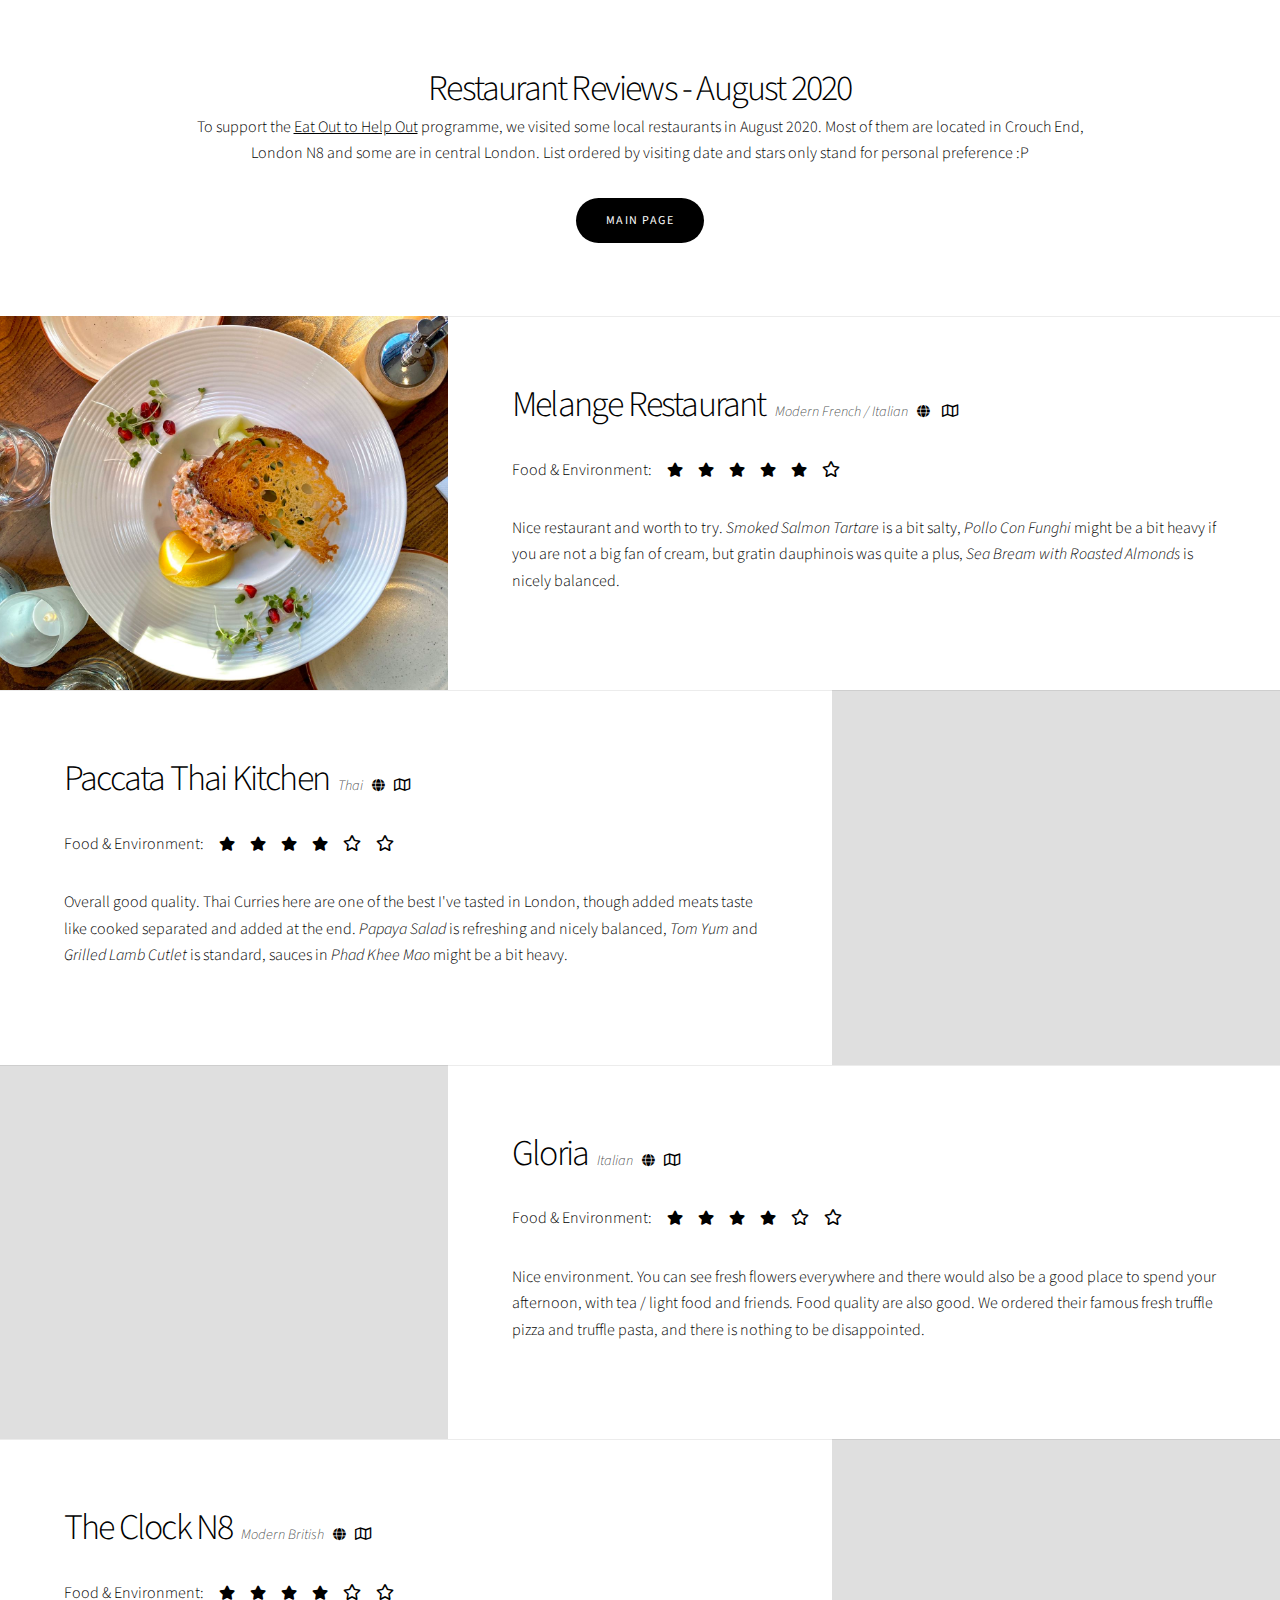
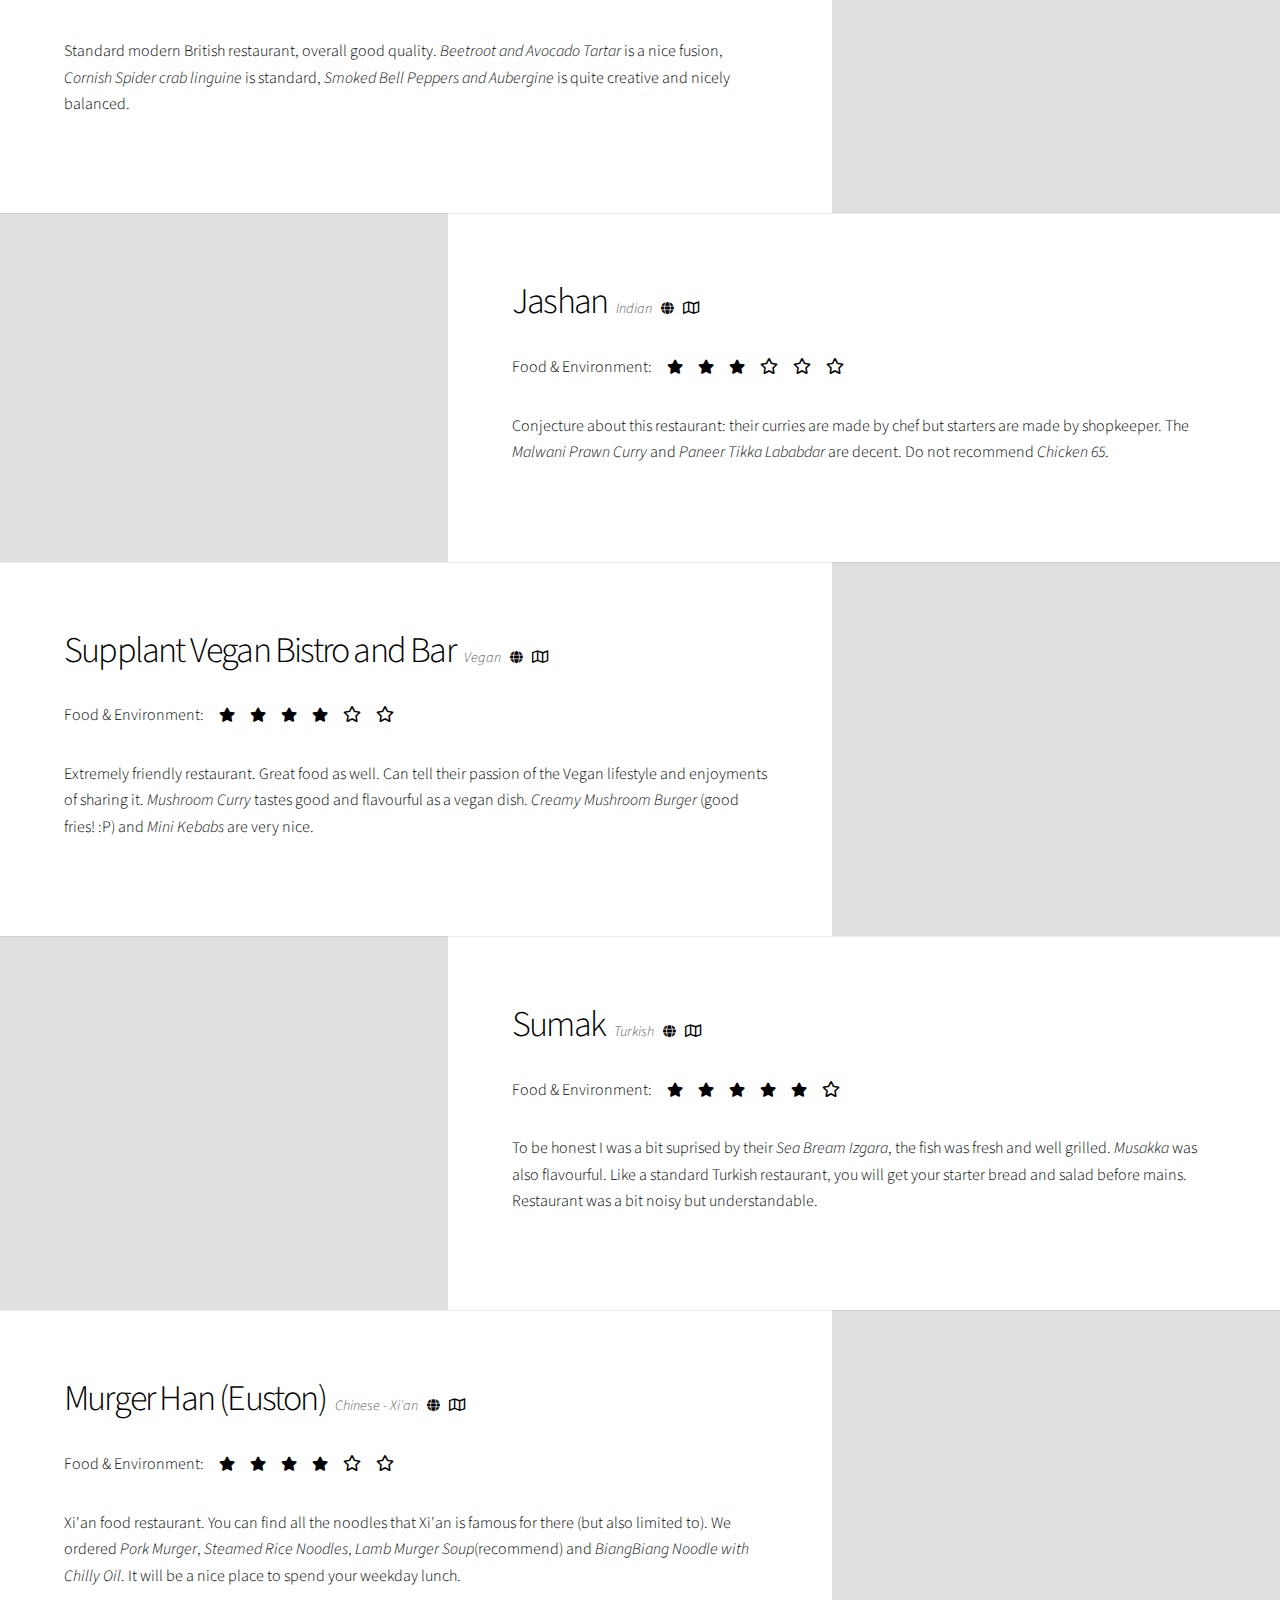
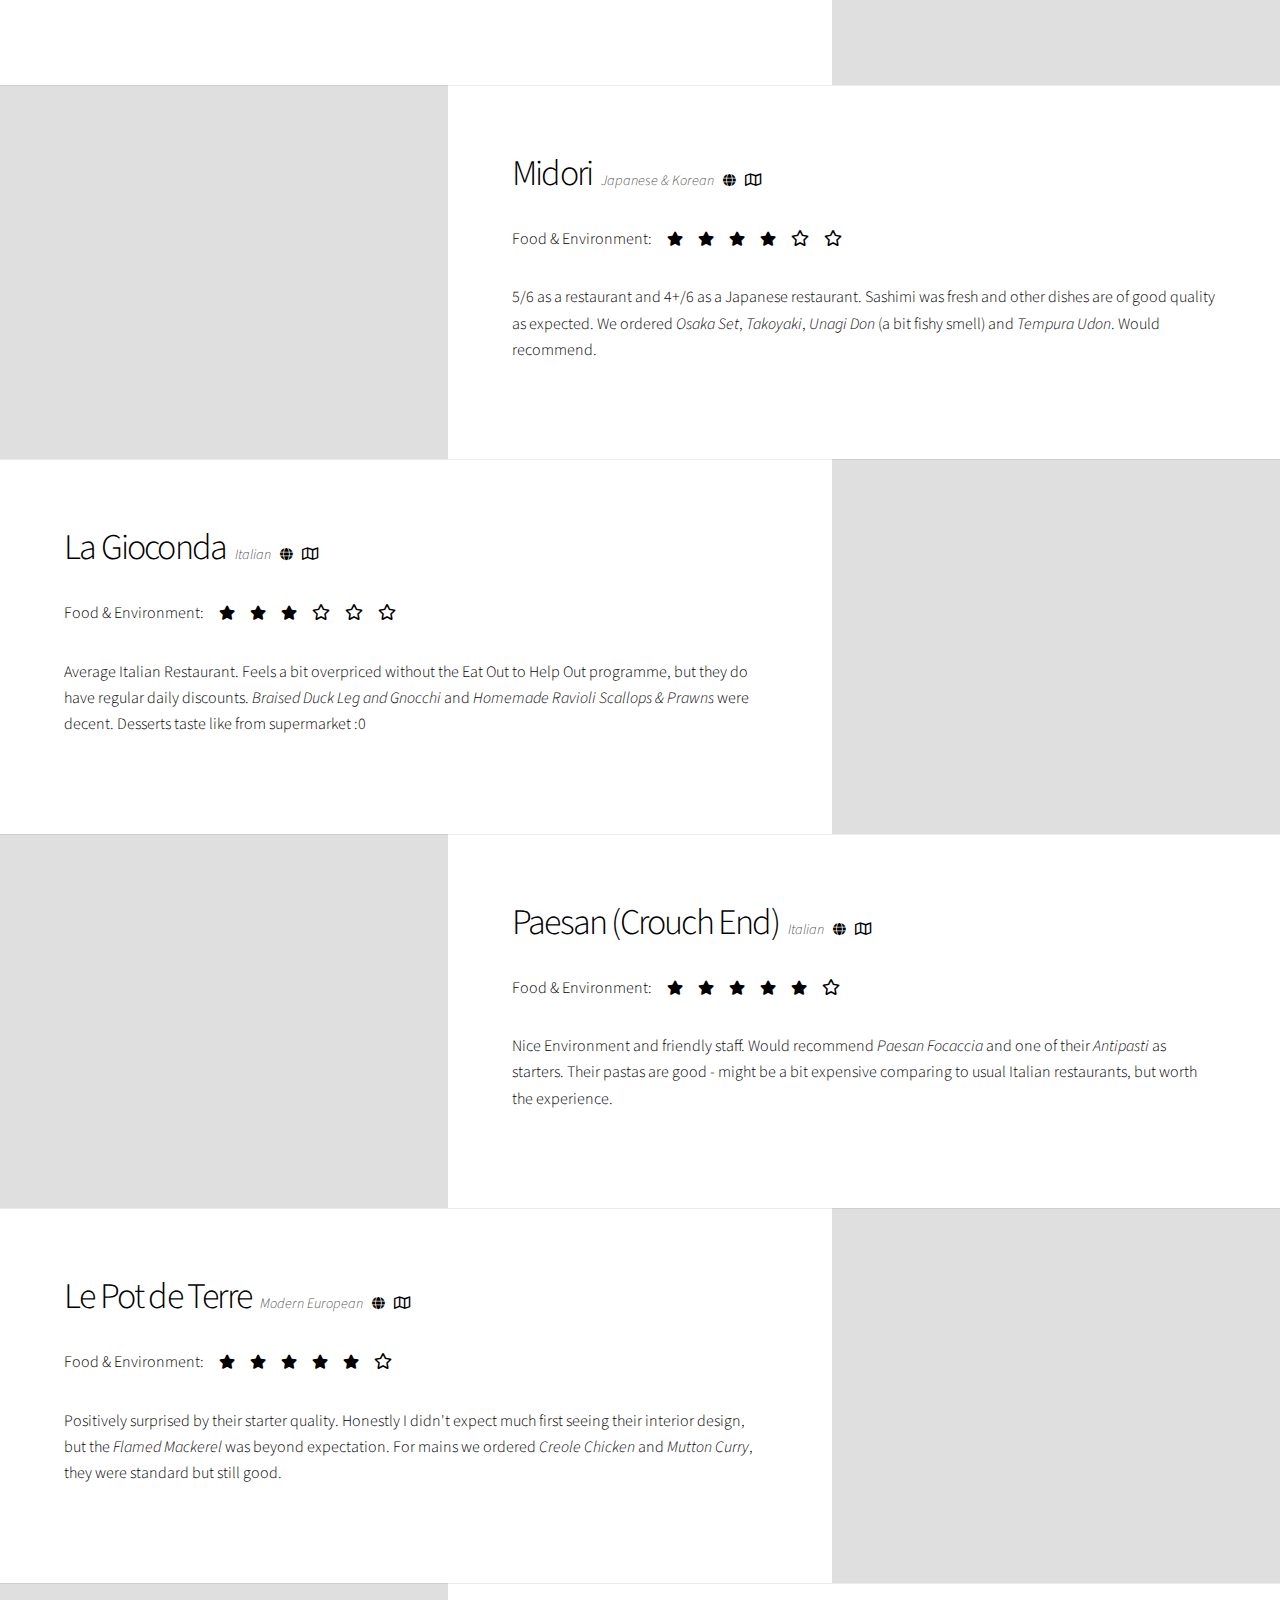
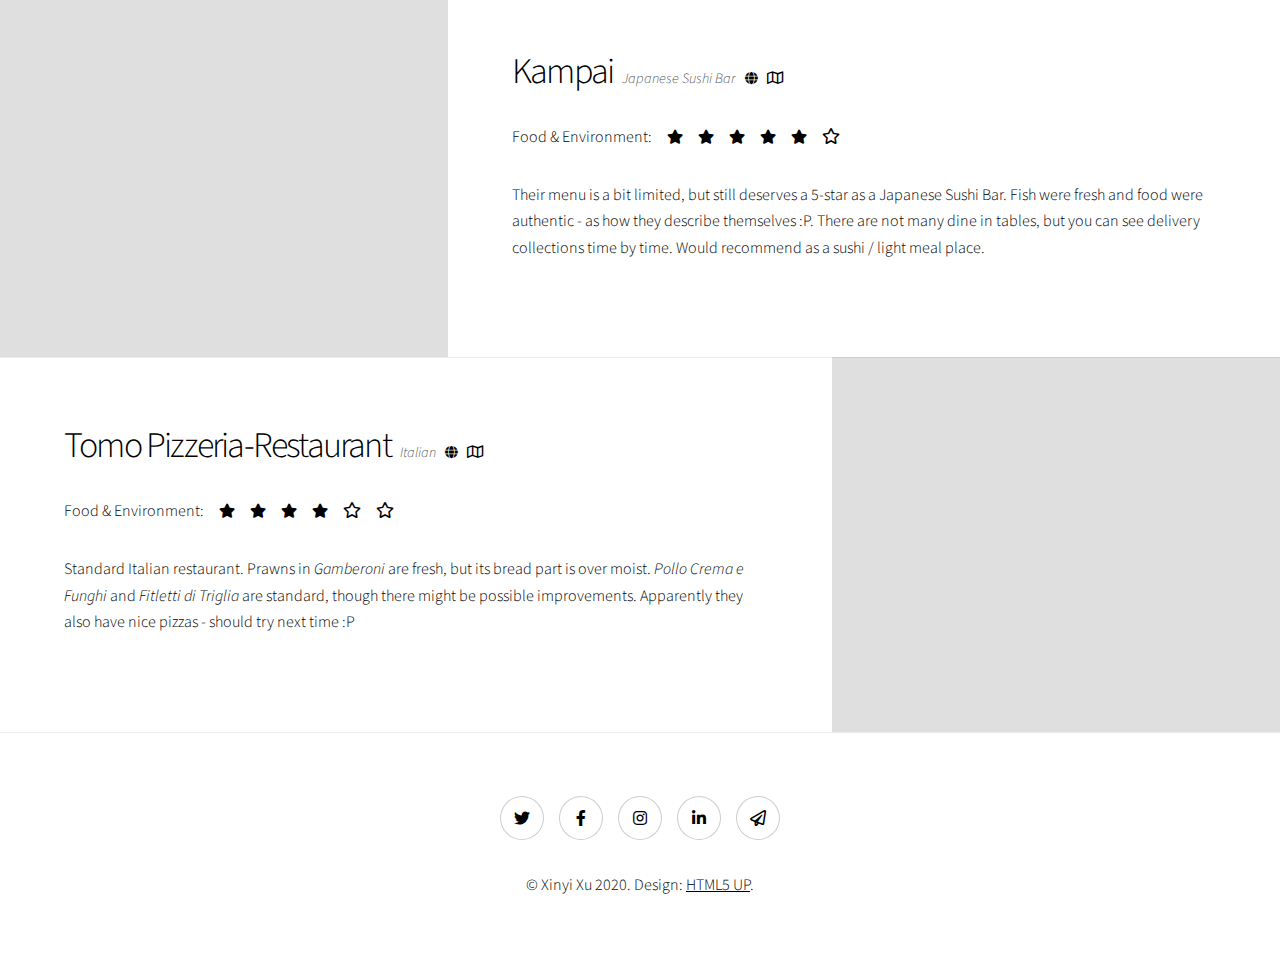
<file: restaurants.html>
<!DOCTYPE HTML>

<html>
	<head>
		<title>Restaurants</title>
		<link rel="icon" href="images/githublogo.ico">
		<meta charset="utf-8" />
		<meta name="viewport" content="width=device-width, initial-scale=1, user-scalable=no" />
		<link rel="stylesheet" href="assets/css/main.css" />
		<noscript><link rel="stylesheet" href="assets/css/noscript.css" /></noscript>
	</head>
	<body class="is-preload">

    <section class="wrapper style1 align-center">
      <div class="inner">
        <h2>Restaurant Reviews - August 2020</h2>
        <p>To support the <a href="https://www.gov.uk/guidance/get-a-discount-with-the-eat-out-to-help-out-scheme">Eat Out to Help Out</a> programme, we visited some local restaurants in August 2020. Most of them are located in Crouch End, London N8 and some are in central London. List ordered by visiting date and stars only stand for personal preference :P<p>
        <p><a href="/" class="actions button primary">Main Page</a></p>
      </div>
    </section>

    <!-- Wrapper -->
			<div id="wrapper" class="divided">
        <section>
        </section>

				<!-- One -->
					<section class="spotlight style1 orient-right content-align-left image-position-center onscroll-image-fade-in">
						<div class="content">
              <header>
							<h2>Melange Restaurant</h2> <p>&nbsp;&nbsp;<i>Modern French / Italian</i>&nbsp;&nbsp; <a href="https://melangerestaurant.co.uk/" class="icon solid style1 fa-globe"></a> &nbsp;&nbsp; <a href="https://www.google.co.uk/maps/place/Melange+Restaurant/@51.5813713,-0.1242591,17z/data=!3m1!4b1!4m5!3m4!1s0x48761bc1178307c5:0x539cc91468920028!8m2!3d51.5813713!4d-0.1220704" class="icon style1 fa-map"></a></p> <br>
              </header>
              <ul class="icons">
                <br>
                <li><p>Food & Environment:</p></li>
								<li><span class="icon solid style1 fa-star"></span></li>
                <li><span class="icon solid style1 fa-star"></span></li>
                <li><span class="icon solid style1 fa-star"></span></li>
                <li><span class="icon solid style1 fa-star"></span></li>
                <li><span class="icon solid style1 fa-star"></span></li>
              	<li><span class="icon style1 fa-star"></span></li>
                <br>
                <li><p>Nice restaurant and worth to try. <i>Smoked Salmon Tartare</i> is a bit salty, <i>Pollo Con Funghi</i> might be a bit heavy if you are not a big fan of cream, but gratin dauphinois was quite a plus, <i>Sea Bream with Roasted Almonds</i> is nicely balanced.</p></li>
							</ul>
						</div>
						<div class="image">
							<img src="images/restaurants/melange.jpg" alt="" />
						</div>
					</section>

				<!-- Two -->
        <section class="spotlight style1 orient-left content-align-left image-position-center onscroll-image-fade-in">
          <div class="content">
            <header>
            <h2>Paccata Thai Kitchen</h2> <p>&nbsp;&nbsp;<i>Thai</i>&nbsp;&nbsp; <a href="http://www.paccata.kitchen/" class="icon solid style1 fa-globe"></a>&nbsp;&nbsp; <a href="https://www.google.co.uk/maps/place/Paccata+Crouch+End/@51.581523,-0.1238587,17z/data=!4m5!3m4!1s0x48761bc1111eda85:0x3abfc2585a0a022b!8m2!3d51.581523!4d-0.12167" class="icon style1 fa-map"></a></p> <br>
            </header>
            <ul class="icons">
              <br>
              <li><p>Food & Environment:</p></li>
              <li><span class="icon solid style1 fa-star"></span></li>
              <li><span class="icon solid style1 fa-star"></span></li>
              <li><span class="icon solid style1 fa-star"></span></li>
              <li><span class="icon solid style1 fa-star"></span></li>
              <li><span class="icon style1 fa-star"></span></li>
              <li><span class="icon style1 fa-star"></span></li>
              <br>
              <li><p>Overall good quality. Thai Curries here are one of the best I've tasted in London, though added meats taste like cooked separated and added at the end. <i>Papaya Salad</i> is refreshing and nicely balanced, <i>Tom Yum</i> and <i>Grilled Lamb Cutlet</i> is standard, sauces in <i>Phad Khee Mao</i> might be a bit heavy.</p></li>
            </ul>
          </div>
          <div class="image">
            <img src="images/restaurants/paccata.jpg" alt="" />
          </div>
        </section>

					<!-- Three -->
          <section class="spotlight style1 orient-right content-align-left image-position-center onscroll-image-fade-in">
            <div class="content">
              <header>
							<h2>Gloria</h2> <p>&nbsp;&nbsp;<i>Italian</i>&nbsp;&nbsp; <a href="https://www.bigmammagroup.com/en/trattorias/gloria" class="icon solid style1 fa-globe"></a>&nbsp;&nbsp; <a href="https://www.google.com/maps/place/Gloria/@51.5251057,-0.0835401,17z/data=!4m12!1m6!3m5!1s0x48761d27e14edf8f:0x56a65d5c3cdf7036!2sGloria!8m2!3d51.5251057!4d-0.0813514!3m4!1s0x48761d27e14edf8f:0x56a65d5c3cdf7036!8m2!3d51.5251057!4d-0.0813514" class="icon style1 fa-map"></a></p> <br>
              </header>
              <ul class="icons">
                <br>
                <li><p>Food & Environment:</p></li>
								<li><span class="icon solid style1 fa-star"></span></li>
                <li><span class="icon solid style1 fa-star"></span></li>
                <li><span class="icon solid style1 fa-star"></span></li>
                <li><span class="icon solid style1 fa-star"></span></li>
                <li><span class="icon style1 fa-star"></span></li>
              	<li><span class="icon style1 fa-star"></span></li>
                <br>
                <li><p>Nice environment. You can see fresh flowers everywhere and there would also be a good place to spend your afternoon, with tea / light food and friends. Food quality are also good. We ordered their famous fresh truffle pizza and truffle pasta, and there is nothing to be disappointed.</p></li>
							</ul>
						</div>
						<div class="image">
							<img src="images/restaurants/gloria.jpg" alt="" />
						</div>
					</section>

					<!-- Four -->
          <section class="spotlight style1 orient-left content-align-left image-position-center onscroll-image-fade-in">
            <div class="content">
              <header>
							<h2>The Clock N8</h2> <p>&nbsp;&nbsp;<i>Modern British</i>&nbsp;&nbsp; <a href="https://theclockn8.com/" class="icon solid style1 fa-globe"></a>&nbsp;&nbsp; <a href="https://www.google.co.uk/maps/place/The+Clock+N8/@51.581523,-0.1238694,17z/data=!4m8!1m2!2m1!1sthe+clock!3m4!1s0x48761bd7ad5ecc43:0x89873a18ea8e983a!8m2!3d51.5802897!4d-0.1240942" class="icon style1 fa-map"></a></p> <br>
              </header>
              <ul class="icons">
                <br>
                <li><p>Food & Environment:</p></li>
								<li><span class="icon solid style1 fa-star"></span></li>
                <li><span class="icon solid style1 fa-star"></span></li>
                <li><span class="icon solid style1 fa-star"></span></li>
                <li><span class="icon solid style1 fa-star"></span></li>
                <li><span class="icon style1 fa-star"></span></li>
              	<li><span class="icon style1 fa-star"></span></li>
                <br>
                <li><p>Standard modern British restaurant, overall good quality. <i>Beetroot and Avocado Tartar</i> is a nice fusion, <i>Cornish Spider crab  linguine</i> is standard, <i>Smoked Bell Peppers and Aubergine</i> is quite creative and nicely balanced.</p></li>
							</ul>
						</div>
						<div class="image">
							<img src="images/restaurants/the-clock-n8.jpg" alt="" />
						</div>
					</section>

					<!-- Five -->
					<section class="spotlight style1 orient-right content-align-left image-position-center onscroll-image-fade-in">
	          <div class="content">
	            <header>
	            <h2>Jashan</h2> <p>&nbsp;&nbsp;<i>Indian</i>&nbsp;&nbsp; <a href="https://www.jashan.co.uk/" class="icon solid style1 fa-globe"></a>&nbsp;&nbsp; <a href="https://www.google.com/maps/place/Jashan/@51.589727,-0.1053126,15z/data=!4m2!3m1!1s0x0:0x231151cc4a5cb39a?sa=X&ved=2ahUKEwjF873enajrAhUIiFwKHRAJBG0Q_BIwCnoECBkQCA" class="icon style1 fa-map"></a></p> <br>
	            </header>
	            <ul class="icons">
	              <br>
	              <li><p>Food & Environment:</p></li>
	              <li><span class="icon solid style1 fa-star"></span></li>
	              <li><span class="icon solid style1 fa-star"></span></li>
	              <li><span class="icon solid style1 fa-star"></span></li>
	              <li><span class="icon style1 fa-star"></span></li>
	              <li><span class="icon style1 fa-star"></span></li>
	              <li><span class="icon style1 fa-star"></span></li>
	              <br>
	              <li><p>Conjecture about this restaurant: their curries are made by chef but starters are made by shopkeeper. The <i>Malwani Prawn Curry</i> and <i>Paneer Tikka Lababdar</i> are decent. Do not recommend <i>Chicken 65</i>.</p></li>
	            </ul>
	          </div>
	          <div class="image">
	            <img src="images/restaurants/jashan.jpg" alt="" />
	          </div>
	        </section>

						<!-- Six -->
	          <section class="spotlight style1 orient-left content-align-left image-position-center onscroll-image-fade-in">
	            <div class="content">
	              <header>
								<h2>Supplant Vegan Bistro and Bar</h2> <p>&nbsp;&nbsp;<i>Vegan</i>&nbsp;&nbsp; <a href="https://www.supplantfoods.co.uk/" class="icon solid style1 fa-globe"></a>&nbsp;&nbsp; <a href="https://www.google.com/maps/place/Supplant+Vegan+Bar+and+Bistro/@51.5807136,-0.1272419,17z/data=!3m1!4b1!4m5!3m4!1s0x48761bb5de20e98b:0xa3b20c1bb98f7879!8m2!3d51.5807103!4d-0.1250532" class="icon style1 fa-map"></a></p> <br>
	              </header>
	              <ul class="icons">
	                <br>
	                <li><p>Food & Environment:</p></li>
									<li><span class="icon solid style1 fa-star"></span></li>
	                <li><span class="icon solid style1 fa-star"></span></li>
	                <li><span class="icon solid style1 fa-star"></span></li>
	                <li><span class="icon solid style1 fa-star"></span></li>
	                <li><span class="icon style1 fa-star"></span></li>
	              	<li><span class="icon style1 fa-star"></span></li>
	                <br>
	                <li><p>Extremely friendly restaurant. Great food as well. Can tell their passion of the Vegan lifestyle and enjoyments of sharing it. <i>Mushroom Curry</i> tastes good and flavourful as a vegan dish. <i>Creamy Mushroom Burger</i> (good fries! :P) and <i>Mini Kebabs</i> are very nice.</p></li>
								</ul>
							</div>
							<div class="image">
								<img src="images/restaurants/supplant.jpg" alt="" />
							</div>
						</section>

						<!-- Seven -->
						<section class="spotlight style1 orient-right content-align-left image-position-center onscroll-image-fade-in">
		          <div class="content">
		            <header>
		            <h2>Sumak</h2> <p>&nbsp;&nbsp;<i>Turkish</i>&nbsp;&nbsp; <a href="https://sumakrestaurants.com/" class="icon solid style1 fa-globe"></a>&nbsp;&nbsp; <a href="https://www.google.com/maps/place/Sumak+Restaurant/@51.5823227,-0.1209609,17z/data=!3m1!4b1!4m5!3m4!1s0x48761bc1e5763b19:0xd59578e63e2fa9c2!8m2!3d51.5823194!4d-0.1187722" class="icon style1 fa-map"></a></p> <br>
		            </header>
		            <ul class="icons">
		              <br>
		              <li><p>Food & Environment:</p></li>
		              <li><span class="icon solid style1 fa-star"></span></li>
		              <li><span class="icon solid style1 fa-star"></span></li>
		              <li><span class="icon solid style1 fa-star"></span></li>
		              <li><span class="icon solid style1 fa-star"></span></li>
		              <li><span class="icon solid style1 fa-star"></span></li>
		              <li><span class="icon style1 fa-star"></span></li>
		              <br>
		              <li><p>To be honest I was a bit suprised by their <i>Sea Bream Izgara</i>, the fish was fresh and well grilled. <i>Musakka</i> was also flavourful. Like a standard Turkish restaurant, you will get your starter bread and salad before mains. Restaurant was a bit noisy but understandable.</p></li>
		            </ul>
		          </div>
		          <div class="image">
		            <img src="images/restaurants/sumak.jpg" alt="" />
		          </div>
		        </section>

							<!-- Eight -->
		          <section class="spotlight style1 orient-left content-align-left image-position-center onscroll-image-fade-in">
		            <div class="content">
		              <header>
									<h2>Murger Han (Euston)</h2> <p>&nbsp;&nbsp;<i>Chinese - Xi'an</i>&nbsp;&nbsp; <a href="http://www.murgerhan.com/#euston" class="icon solid style1 fa-globe"></a>&nbsp;&nbsp; <a href="https://www.google.com/maps/place/Murger+Han/@51.5320202,-0.1435689,15z/data=!4m8!1m2!2m1!1smurger+han!3m4!1s0x0:0xbbebcce965ac646b!8m2!3d51.529475!4d-0.1329437" class="icon style1 fa-map"></a></p> <br>
		              </header>
		              <ul class="icons">
		                <br>
		                <li><p>Food & Environment:</p></li>
										<li><span class="icon solid style1 fa-star"></span></li>
		                <li><span class="icon solid style1 fa-star"></span></li>
		                <li><span class="icon solid style1 fa-star"></span></li>
		                <li><span class="icon solid style1 fa-star"></span></li>
		                <li><span class="icon style1 fa-star"></span></li>
		              	<li><span class="icon style1 fa-star"></span></li>
		                <br>
		                <li><p>Xi'an food restaurant. You can find all the noodles that Xi'an is famous for there (but also limited to). We ordered <i>Pork Murger</i>, <i>Steamed Rice Noodles</i>, <i>Lamb Murger Soup</i>(recommend) and <i>BiangBiang Noodle with Chilly Oil</i>. It will be a nice place to spend your weekday lunch.</p></li>
									</ul>
								</div>
								<div class="image">
									<img src="images/restaurants/murger-han.jpg" alt="" />
								</div>
							</section>

							<!-- Nine -->
							<section class="spotlight style1 orient-right content-align-left image-position-center onscroll-image-fade-in">
			          <div class="content">
			            <header>
			            <h2>Midori</h2> <p>&nbsp;&nbsp;<i>Japanese & Korean</i>&nbsp;&nbsp; <a href="https://midorilondon.com/" class="icon solid style1 fa-globe"></a>&nbsp;&nbsp; <a href="https://www.google.com/maps/place/Midori+Japanese+Restaurant/@51.5918733,-0.1781682,13z/data=!4m8!1m2!2m1!1smidori!3m4!1s0x0:0x4c1ad76258b521bb!8m2!3d51.5918758!4d-0.1431441" class="icon style1 fa-map"></a></p> <br>
			            </header>
			            <ul class="icons">
			              <br>
			              <li><p>Food & Environment:</p></li>
			              <li><span class="icon solid style1 fa-star"></span></li>
			              <li><span class="icon solid style1 fa-star"></span></li>
			              <li><span class="icon solid style1 fa-star"></span></li>
			              <li><span class="icon solid style1 fa-star"></span></li>
			              <li><span class="icon style1 fa-star"></span></li>
			              <li><span class="icon style1 fa-star"></span></li>
			              <br>
			              <li><p>5/6 as a restaurant and 4+/6 as a Japanese restaurant. Sashimi was fresh and other dishes are of good quality as expected. We ordered <i>Osaka Set</i>, <i>Takoyaki</i>, <i>Unagi Don</i> (a bit fishy smell) and <i>Tempura Udon</i>. Would recommend.</p></li>
			            </ul>
			          </div>
			          <div class="image">
			            <img src="images/restaurants/midori.jpg" alt="" />
			          </div>
			        </section>

								<!-- Ten -->
			          <section class="spotlight style1 orient-left content-align-left image-position-center onscroll-image-fade-in">
			            <div class="content">
			              <header>
										<h2>La Gioconda</h2> <p>&nbsp;&nbsp;<i>Italian</i>&nbsp;&nbsp; <a href="https://www.lagioconda.co.uk/copy-of-home" class="icon solid style1 fa-globe"></a>&nbsp;&nbsp; <a href="https://www.google.com/maps/place/La+Gioconda+Pizzorante/@51.5894967,-0.1143599,16z/data=!4m8!1m2!2m1!1sLa+Gioconda!3m4!1s0x0:0x49cf179fac718827!8m2!3d51.5879822!4d-0.1165004" class="icon style1 fa-map"></a></p> <br>
			              </header>
			              <ul class="icons">
			                <br>
			                <li><p>Food & Environment:</p></li>
											<li><span class="icon solid style1 fa-star"></span></li>
			                <li><span class="icon solid style1 fa-star"></span></li>
			                <li><span class="icon solid style1 fa-star"></span></li>
			                <li><span class="icon style1 fa-star"></span></li>
			                <li><span class="icon style1 fa-star"></span></li>
			              	<li><span class="icon style1 fa-star"></span></li>
			                <br>
			                <li><p>Average Italian Restaurant. Feels a bit overpriced without the Eat Out to Help Out programme, but they do have regular daily discounts. <i>Braised Duck Leg and Gnocchi</i> and <i>Homemade Ravioli Scallops & Prawns</i> were decent. Desserts taste like from supermarket :0</p></li>
										</ul>
									</div>
									<div class="image">
										<img src="images/restaurants/la-gioconda.jpg" alt="" />
									</div>
								</section>

								<!-- Eleven -->
								<section class="spotlight style1 orient-right content-align-left image-position-center onscroll-image-fade-in">
				          <div class="content">
				            <header>
				            <h2>Paesan (Crouch End)</h2> <p>&nbsp;&nbsp;<i>Italian</i>&nbsp;&nbsp; <a href="https://paesanlondon.com/" class="icon solid style1 fa-globe"></a>&nbsp;&nbsp; <a href="https://www.google.com/maps/place/Paesan+Crouch+End/@51.5796983,-0.1325779,15z/data=!4m8!1m2!2m1!1spaesan!3m4!1s0x48761b105a5d039b:0x8831d974a091ced7!8m2!3d51.5796798!4d-0.1230396" class="icon style1 fa-map"></a></p> <br>
				            </header>
				            <ul class="icons">
				              <br>
				              <li><p>Food & Environment:</p></li>
				              <li><span class="icon solid style1 fa-star"></span></li>
				              <li><span class="icon solid style1 fa-star"></span></li>
				              <li><span class="icon solid style1 fa-star"></span></li>
				              <li><span class="icon solid style1 fa-star"></span></li>
				              <li><span class="icon solid style1 fa-star"></span></li>
				              <li><span class="icon style1 fa-star"></span></li>
				              <br>
				              <li><p>Nice Environment and friendly staff. Would recommend <i>Paesan Focaccia</i> and one of their <i>Antipasti</i> as starters. Their pastas are good - might be a bit expensive comparing to usual Italian restaurants, but worth the experience.</p></li>
				            </ul>
				          </div>
				          <div class="image">
				            <img src="images/restaurants/paesan.jpg" alt="" />
				          </div>
				        </section>

									<!-- Twelve -->
				          <section class="spotlight style1 orient-left content-align-left image-position-center onscroll-image-fade-in">
				            <div class="content">
				              <header>
											<h2>Le Pot de Terre</h2> <p>&nbsp;&nbsp;<i>Modern European</i>&nbsp;&nbsp; <a href="https://lepotdeterre.co.uk/" class="icon solid style1 fa-globe"></a>&nbsp;&nbsp; <a href="https://www.google.com/maps/place/Le+Pot+de+Terre/@51.5873545,-0.1221381,17z/data=!3m1!4b1!4m5!3m4!1s0x48761bb770cc484d:0x75503658742aaa32!8m2!3d51.5873512!4d-0.1199494" class="icon style1 fa-map"></a></p> <br>
				              </header>
				              <ul class="icons">
				                <br>
				                <li><p>Food & Environment:</p></li>
												<li><span class="icon solid style1 fa-star"></span></li>
				                <li><span class="icon solid style1 fa-star"></span></li>
				                <li><span class="icon solid style1 fa-star"></span></li>
				                <li><span class="icon solid style1 fa-star"></span></li>
				                <li><span class="icon solid style1 fa-star"></span></li>
				              	<li><span class="icon style1 fa-star"></span></li>
				                <br>
				                <li><p>Positively surprised by their starter quality. Honestly I didn't expect much first seeing their interior design, but the <i>Flamed Mackerel</i> was beyond expectation. For mains we ordered <i>Creole Chicken</i> and <i>Mutton Curry</i>, they were standard but still good.</p></li>
											</ul>
										</div>
										<div class="image">
											<img src="images/restaurants/le-pot-de-terre.jpg" alt="" />
										</div>
									</section>

									<!-- Thirteen -->
									<section class="spotlight style1 orient-right content-align-left image-position-center onscroll-image-fade-in">
					          <div class="content">
					            <header>
					            <h2>Kampai</h2> <p>&nbsp;&nbsp;<i>Japanese Sushi Bar</i>&nbsp;&nbsp; <a href="https://www.kampaisushi.co.uk/" class="icon solid style1 fa-globe"></a>&nbsp;&nbsp; <a href="https://www.google.com/maps/place/Kampai+Japanese+Sushi+Bar/@51.5730379,-0.1431314,17z/data=!3m1!4b1!4m5!3m4!1s0x48761bb4abe8b719:0xaf4d34d4df655a08!8m2!3d51.5730346!4d-0.1409427" class="icon style1 fa-map"></a></p> <br>
					            </header>
					            <ul class="icons">
					              <br>
					              <li><p>Food & Environment:</p></li>
					              <li><span class="icon solid style1 fa-star"></span></li>
					              <li><span class="icon solid style1 fa-star"></span></li>
					              <li><span class="icon solid style1 fa-star"></span></li>
					              <li><span class="icon solid style1 fa-star"></span></li>
					              <li><span class="icon solid style1 fa-star"></span></li>
					              <li><span class="icon style1 fa-star"></span></li>
					              <br>
					              <li><p>Their menu is a bit limited, but still deserves a 5-star as a Japanese Sushi Bar. Fish were fresh and food were authentic - as how they describe themselves :P. There are not many dine in tables, but you can see delivery collections time by time. Would recommend as a sushi / light meal place.</p></li>
					            </ul>
					          </div>
					          <div class="image">
					            <img src="images/restaurants/kampai.jpg" alt="" />
					          </div>
					        </section>

										<!-- Fourteen -->
					          <section class="spotlight style1 orient-left content-align-left image-position-center onscroll-image-fade-in">
					            <div class="content">
					              <header>
												<h2>Tomo Pizzeria-Restaurant</h2> <p>&nbsp;&nbsp;<i>Italian</i>&nbsp;&nbsp; <a href="http://www.tomopizzeria.com/" class="icon solid style1 fa-globe"></a>&nbsp;&nbsp; <a href="https://www.google.com/maps/place/Tomo+Pizzeria-Restaurant/@51.5876591,-0.1192726,17z/data=!3m1!4b1!4m5!3m4!1s0x48761be81a40535d:0x62aa818dfadc9297!8m2!3d51.5876558!4d-0.1170839" class="icon style1 fa-map"></a></p> <br>
					              </header>
					              <ul class="icons">
					                <br>
					                <li><p>Food & Environment:</p></li>
													<li><span class="icon solid style1 fa-star"></span></li>
					                <li><span class="icon solid style1 fa-star"></span></li>
					                <li><span class="icon solid style1 fa-star"></span></li>
					                <li><span class="icon solid style1 fa-star"></span></li>
					                <li><span class="icon style1 fa-star"></span></li>
					              	<li><span class="icon style1 fa-star"></span></li>
					                <br>
					                <li><p>Standard Italian restaurant. Prawns in <i>Gamberoni</i> are fresh, but its bread part is over moist. <i>Pollo Crema e Funghi</i> and <i>Fitletti di Triglia</i> are standard, though there might be possible improvements. Apparently they also have nice pizzas - should try next time :P</p></li>
												</ul>
											</div>
											<div class="image">
												<img src="images/restaurants/tomo.jpg" alt="" />
											</div>
										</section>

				<!-- Footer -->
					<footer class="wrapper style1 align-center">
						<div class="inner">
							<ul class="icons">
								<li><a href="https://twitter.com/xinyixu6" class="icon brands style2 fa-twitter"><span class="label">Twitter</span></a></li>
								<li><a href="https://www.facebook.com/people/Xinyi-Xu/100007187629346" class="icon brands style2 fa-facebook-f"><span class="label">Facebook</span></a></li>
								<li><a href="https://www.instagram.com/maggieroot39/" class="icon brands style2 fa-instagram"><span class="label">Instagram</span></a></li>
								<li><a href="https://uk.linkedin.com/in/xinyi-xu-4a2230b4" class="icon brands style2 fa-linkedin-in"><span class="label">LinkedIn</span></a></li>
								<li><a href="http://www.lse.ac.uk/Mathematics/people/Research-Students/Xinyi-Xu" class="icon style2 fa-paper-plane"><span class="label">University Page</span></a></li>
							</ul>
							<p>&copy;  Xinyi Xu 2020. Design: <a href="https://html5up.net">HTML5 UP</a>.</p>
						</div>
					</footer>

			</div>

		<!-- Scripts -->
			<script src="assets/js/jquery.min.js"></script>
			<script src="assets/js/jquery.scrollex.min.js"></script>
			<script src="assets/js/jquery.scrolly.min.js"></script>
			<script src="assets/js/browser.min.js"></script>
			<script src="assets/js/breakpoints.min.js"></script>
			<script src="assets/js/util.js"></script>
			<script src="assets/js/main.js"></script>
			<script src="assets/js/demo.js"></script>

	</body>
</html>
</file>
<file: assets/css/noscript.css>
/*
	Story by HTML5 UP
	html5up.net | @ajlkn
	Free for personal and commercial use under the CCA 3.0 license (html5up.net/license)
*/

/* Banner (transitions) */

	.banner.onload-content-fade-up .content {
		-moz-transition: none;
		-webkit-transition: none;
		-ms-transition: none;
		transition: none;
	}

	body.is-preload .banner.onload-content-fade-up .content {
		-moz-transform: none;
		-webkit-transform: none;
		-ms-transform: none;
		transform: none;
		opacity: 1;
	}

	.banner.onload-content-fade-down .content {
		-moz-transition: none;
		-webkit-transition: none;
		-ms-transition: none;
		transition: none;
	}

	body.is-preload .banner.onload-content-fade-down .content {
		-moz-transform: none;
		-webkit-transform: none;
		-ms-transform: none;
		transform: none;
		opacity: 1;
	}

	.banner.onload-content-fade-left .content {
		-moz-transition: none;
		-webkit-transition: none;
		-ms-transition: none;
		transition: none;
	}

	body.is-preload .banner.onload-content-fade-left .content {
		-moz-transform: none;
		-webkit-transform: none;
		-ms-transform: none;
		transform: none;
		opacity: 1;
	}

	.banner.onload-content-fade-right .content {
		-moz-transition: none;
		-webkit-transition: none;
		-ms-transition: none;
		transition: none;
	}

	body.is-preload .banner.onload-content-fade-right .content {
		-moz-transform: none;
		-webkit-transform: none;
		-ms-transform: none;
		transform: none;
		opacity: 1;
	}

	.banner.onload-content-fade-in .content {
		-moz-transition: none;
		-webkit-transition: none;
		-ms-transition: none;
		transition: none;
	}

	body.is-preload .banner.onload-content-fade-in .content {
		-moz-transform: none;
		-webkit-transform: none;
		-ms-transform: none;
		transform: none;
		opacity: 1;
	}

	.banner.onload-image-fade-up .image {
		-moz-transition: none;
		-webkit-transition: none;
		-ms-transition: none;
		transition: none;
	}

		.banner.onload-image-fade-up .image img {
			-moz-transition: none;
			-webkit-transition: none;
			-ms-transition: none;
			transition: none;
		}

	body.is-preload .banner.onload-image-fade-up .image {
		-moz-transform: none;
		-webkit-transform: none;
		-ms-transform: none;
		transform: none;
		opacity: 1;
	}

		body.is-preload .banner.onload-image-fade-up .image img {
			opacity: 1;
		}

	.banner.onload-image-fade-down .image {
		-moz-transition: none;
		-webkit-transition: none;
		-ms-transition: none;
		transition: none;
	}

		.banner.onload-image-fade-down .image img {
			-moz-transition: none;
			-webkit-transition: none;
			-ms-transition: none;
			transition: none;
		}

	body.is-preload .banner.onload-image-fade-down .image {
		-moz-transform: none;
		-webkit-transform: none;
		-ms-transform: none;
		transform: none;
		opacity: 1;
	}

		body.is-preload .banner.onload-image-fade-down .image img {
			opacity: 1;
		}

	.banner.onload-image-fade-left .image {
		-moz-transition: none;
		-webkit-transition: none;
		-ms-transition: none;
		transition: none;
	}

		.banner.onload-image-fade-left .image img {
			-moz-transition: none;
			-webkit-transition: none;
			-ms-transition: none;
			transition: none;
		}

	body.is-preload .banner.onload-image-fade-left .image {
		-moz-transform: none;
		-webkit-transform: none;
		-ms-transform: none;
		transform: none;
		opacity: 1;
	}

		body.is-preload .banner.onload-image-fade-left .image img {
			opacity: 1;
		}

	.banner.onload-image-fade-right .image {
		-moz-transition: none;
		-webkit-transition: none;
		-ms-transition: none;
		transition: none;
	}

		.banner.onload-image-fade-right .image img {
			-moz-transition: none;
			-webkit-transition: none;
			-ms-transition: none;
			transition: none;
		}

	body.is-preload .banner.onload-image-fade-right .image {
		-moz-transform: none;
		-webkit-transform: none;
		-ms-transform: none;
		transform: none;
		opacity: 1;
	}

		body.is-preload .banner.onload-image-fade-right .image img {
			opacity: 1;
		}

	.banner.onload-image-fade-in .image img {
		-moz-transition: none;
		-webkit-transition: none;
		-ms-transition: none;
		transition: none;
	}

	body.is-preload .banner.onload-image-fade-in .image img {
		opacity: 1;
	}

	.banner.onscroll-content-fade-up .content {
		-moz-transition: none;
		-webkit-transition: none;
		-ms-transition: none;
		transition: none;
	}

	.banner.onscroll-content-fade-up.is-inactive .content {
		-moz-transform: none;
		-webkit-transform: none;
		-ms-transform: none;
		transform: none;
		opacity: 1;
	}

	.banner.onscroll-content-fade-down .content {
		-moz-transition: none;
		-webkit-transition: none;
		-ms-transition: none;
		transition: none;
	}

	.banner.onscroll-content-fade-down.is-inactive .content {
		-moz-transform: none;
		-webkit-transform: none;
		-ms-transform: none;
		transform: none;
		opacity: 1;
	}

	.banner.onscroll-content-fade-left .content {
		-moz-transition: none;
		-webkit-transition: none;
		-ms-transition: none;
		transition: none;
	}

	.banner.onscroll-content-fade-left.is-inactive .content {
		-moz-transform: none;
		-webkit-transform: none;
		-ms-transform: none;
		transform: none;
		opacity: 1;
	}

	.banner.onscroll-content-fade-right .content {
		-moz-transition: none;
		-webkit-transition: none;
		-ms-transition: none;
		transition: none;
	}

	.banner.onscroll-content-fade-right.is-inactive .content {
		-moz-transform: none;
		-webkit-transform: none;
		-ms-transform: none;
		transform: none;
		opacity: 1;
	}

	.banner.onscroll-content-fade-in .content {
		-moz-transition: none;
		-webkit-transition: none;
		-ms-transition: none;
		transition: none;
	}

	.banner.onscroll-content-fade-in.is-inactive .content {
		-moz-transform: none;
		-webkit-transform: none;
		-ms-transform: none;
		transform: none;
		opacity: 1;
	}

	.banner.onscroll-image-fade-up .image {
		-moz-transition: none;
		-webkit-transition: none;
		-ms-transition: none;
		transition: none;
	}

		.banner.onscroll-image-fade-up .image img {
			-moz-transition: none;
			-webkit-transition: none;
			-ms-transition: none;
			transition: none;
		}

	.banner.onscroll-image-fade-up.is-inactive .image {
		-moz-transform: none;
		-webkit-transform: none;
		-ms-transform: none;
		transform: none;
		opacity: 1;
	}

		.banner.onscroll-image-fade-up.is-inactive .image img {
			opacity: 1;
		}

	.banner.onscroll-image-fade-down .image {
		-moz-transition: none;
		-webkit-transition: none;
		-ms-transition: none;
		transition: none;
	}

		.banner.onscroll-image-fade-down .image img {
			-moz-transition: none;
			-webkit-transition: none;
			-ms-transition: none;
			transition: none;
		}

	.banner.onscroll-image-fade-down.is-inactive .image {
		-moz-transform: none;
		-webkit-transform: none;
		-ms-transform: none;
		transform: none;
		opacity: 1;
	}

		.banner.onscroll-image-fade-down.is-inactive .image img {
			opacity: 1;
		}

	.banner.onscroll-image-fade-left .image {
		-moz-transition: none;
		-webkit-transition: none;
		-ms-transition: none;
		transition: none;
	}

		.banner.onscroll-image-fade-left .image img {
			-moz-transition: none;
			-webkit-transition: none;
			-ms-transition: none;
			transition: none;
		}

	.banner.onscroll-image-fade-left.is-inactive .image {
		-moz-transform: none;
		-webkit-transform: none;
		-ms-transform: none;
		transform: none;
		opacity: 1;
	}

		.banner.onscroll-image-fade-left.is-inactive .image img {
			opacity: 1;
		}

	.banner.onscroll-image-fade-right .image {
		-moz-transition: none;
		-webkit-transition: none;
		-ms-transition: none;
		transition: none;
	}

		.banner.onscroll-image-fade-right .image img {
			-moz-transition: none;
			-webkit-transition: none;
			-ms-transition: none;
			transition: none;
		}

	.banner.onscroll-image-fade-right.is-inactive .image {
		-moz-transform: none;
		-webkit-transform: none;
		-ms-transform: none;
		transform: none;
		opacity: 1;
	}

		.banner.onscroll-image-fade-right.is-inactive .image img {
			opacity: 1;
		}

	.banner.onscroll-image-fade-in .image img {
		-moz-transition: none;
		-webkit-transition: none;
		-ms-transition: none;
		transition: none;
	}

	.banner.onscroll-image-fade-in.is-inactive .image img {
		opacity: 1;
	}
</file>
<file: assets/css/main.css>
@import url(fontawesome-all.min.css);
@import url("https://fonts.googleapis.com/css?family=Source+Sans+Pro:300,300i,400,400i");

/*
	Story by HTML5 UP
	html5up.net | @ajlkn
	Free for personal and commercial use under the CCA 3.0 license (html5up.net/license)
*/

html, body, div, span, applet, object,
iframe, h1, h2, h3, h4, h5, h6, p, blockquote,
pre, a, abbr, acronym, address, big, cite,
code, del, dfn, em, img, ins, kbd, q, s, samp,
small, strike, strong, sub, sup, tt, var, b,
u, i, center, dl, dt, dd, ol, ul, li, fieldset,
form, label, legend, table, caption, tbody,
tfoot, thead, tr, th, td, article, aside,
canvas, details, embed, figure, figcaption,
footer, header, hgroup, menu, nav, output, ruby,
section, summary, time, mark, audio, video {
	margin: 0;
	padding: 0;
	border: 0;
	font-size: 100%;
	font: inherit;
	vertical-align: baseline;}

article, aside, details, figcaption, figure,
footer, header, hgroup, menu, nav, section {
	display: block;}

body {
	line-height: 1;
}

ol, ul {
	list-style: none;
}

blockquote, q {
	quotes: none;
}

	blockquote:before, blockquote:after, q:before, q:after {
		content: '';
		content: none;
	}

table {
	border-collapse: collapse;
	border-spacing: 0;
}

body {
	-webkit-text-size-adjust: none;
}

mark {
	background-color: transparent;
	color: inherit;
}

input::-moz-focus-inner {
	border: 0;
	padding: 0;
}

input, select, textarea {
	-moz-appearance: none;
	-webkit-appearance: none;
	-ms-appearance: none;
	appearance: none;
}

/* Basic */

	@-ms-viewport {
		width: device-width;
	}

	body {
		-ms-overflow-style: scrollbar;
	}

	@media screen and (max-width: 480px) {

		html, body {
			min-width: 320px;
		}

	}

	html {
		box-sizing: border-box;
	}

	*, *:before, *:after {
		box-sizing: inherit;
	}

	body {
		background: #ffffff;
	}

		body.is-preload *, body.is-preload *:before, body.is-preload *:after {
			-moz-animation: none !important;
			-webkit-animation: none !important;
			-ms-animation: none !important;
			animation: none !important;
			-moz-transition: none !important;
			-webkit-transition: none !important;
			-ms-transition: none !important;
			transition: none !important;
		}

/* Type */

	html {
		font-size: 18pt;
	}

		@media screen and (max-width: 1680px) {

			html {
				font-size: 14pt;
			}

		}

		@media screen and (max-width: 1280px) {

			html {
				font-size: 12pt;
			}

		}

		@media screen and (max-width: 736px) {

			html {
				font-size: 11pt;
			}

		}

		@media screen and (max-width: 360px) {

			html {
				font-size: 10pt;
			}

		}

	body {
		background-color: #ffffff;
		color: #000000;
	}

	body, input, select, textarea {
		font-family: "Source Sans Pro", Helvetica, sans-serif;
		font-size: 1rem;
		font-weight: 300;
		line-height: 1.65;
	}

	a {
		-moz-transition: color 0.2s ease-in-out;
		-webkit-transition: color 0.2s ease-in-out;
		-ms-transition: color 0.2s ease-in-out;
		transition: color 0.2s ease-in-out;
		text-decoration: underline;
	}

		a:hover {
			text-decoration: none;
		}

	strong, b {
		font-weight: 400;
	}

	em, i {
		font-style: italic;
	}

	p {
		margin: 0 0 2rem 0;
	}

		p.major {
			font-size: 1.25rem;
		}

	h1, h2, h3, h4, h5, h6 {
		display: inline;
		font-weight: 300;
		line-height: 1.375;
		letter-spacing: -0.05em;
		margin: 0 0 1rem 0;
	}

		h1 a, h2 a, h3 a, h4 a, h5 a, h6 a {
			color: inherit;
			text-decoration: none;
		}

	h1 {
		font-size: 3.5rem;
		line-height: 1.2;
	}

	h2 {
		font-size: 2.25rem;
	}

	h3 {
		font-size: 1.5rem;
	}

	h4 {
		font-size: 1.1rem;
	}

	h5 {
		font-size: 0.9rem;
	}

	h6 {
		font-size: 0.7rem;
	}


	sub {
		font-size: 0.8rem;
		position: relative;
		top: 0rem;
	}

	sup {
		font-size: 0.8rem;
		position: relative;
		top: -0.5rem;
	}

	blockquote {
		border-left: solid 4px;
		font-style: italic;
		margin: 0 0 2rem 0;
		padding: 0.5rem 0 0.5rem 2rem;
	}

	code {
		border-radius: 4px;
		font-family: "Courier New", monospace;
		font-size: 0.9em;
		margin: 0 0.25rem;
		padding: 0.25rem 0.325rem;
	}

	pre {
		-webkit-overflow-scrolling: touch;
		font-family: "Courier New", monospace;
		font-size: 0.9em;
		margin: 0 0 2rem 0;
	}

		pre code {
			display: block;
			line-height: 1.5;
			padding: 0.75rem 1rem;
			overflow-x: auto;
		}

	hr {
		border: 0;
		border-bottom: solid 1px;
		margin: 2.5rem 0;
	}

		hr.major {
			margin: 3.5rem 0;
		}

	.align-left {
		text-align: left;
	}

	.align-center {
		text-align: center;
	}

	.align-right {
		text-align: right;
	}

	@media screen and (max-width: 736px) {

		p.major {
			font-size: 1.1rem;
		}

		h1 {
			font-size: 2.5rem;
		}

		h2 {
			font-size: 2rem;
		}

		h3 {
			font-size: 1.25rem;
		}

		h4 {
			font-size: 1rem;
		}

	}

	input, select, textarea {
		color: #000000;
	}

	a {
		color: #000000;
	}

		a:hover {
			color: #47D3E5;
		}

	strong, b {
		color: #000000;
	}

	h1, h2, h3, h4, h5, h6 {
		color: #000000;
	}

	blockquote {
		border-left-color: rgba(0, 0, 0, 0.2);
	}

	code {
		background: rgba(0, 0, 0, 0.05);
		border-color: rgba(0, 0, 0, 0.2);
	}

	hr {
		border-bottom-color: rgba(0, 0, 0, 0.2);
	}

/* Row */

	.row {
		display: flex;
		flex-wrap: wrap;
		box-sizing: border-box;
		align-items: stretch;
	}

		.row > * {
			box-sizing: border-box;
		}

		.row.gtr-uniform > * > :last-child {
			margin-bottom: 0;
		}

		.row.aln-left {
			justify-content: flex-start;
		}

		.row.aln-center {
			justify-content: center;
		}

		.row.aln-right {
			justify-content: flex-end;
		}

		.row.aln-top {
			align-items: flex-start;
		}

		.row.aln-middle {
			align-items: center;
		}

		.row.aln-bottom {
			align-items: flex-end;
		}

		.row > .imp {
			order: -1;
		}

		.row > .col-1 {
			width: 8.33333%;
		}

		.row > .off-1 {
			margin-left: 8.33333%;
		}

		.row > .col-2 {
			width: 16.66667%;
		}

		.row > .off-2 {
			margin-left: 16.66667%;
		}

		.row > .col-3 {
			width: 25%;
		}

		.row > .off-3 {
			margin-left: 25%;
		}

		.row > .col-4 {
			width: 33.33333%;
		}

		.row > .off-4 {
			margin-left: 33.33333%;
		}

		.row > .col-5 {
			width: 41.66667%;
		}

		.row > .off-5 {
			margin-left: 41.66667%;
		}

		.row > .col-6 {
			width: 50%;
		}

		.row > .off-6 {
			margin-left: 50%;
		}

		.row > .col-7 {
			width: 58.33333%;
		}

		.row > .off-7 {
			margin-left: 58.33333%;
		}

		.row > .col-8 {
			width: 66.66667%;
		}

		.row > .off-8 {
			margin-left: 66.66667%;
		}

		.row > .col-9 {
			width: 75%;
		}

		.row > .off-9 {
			margin-left: 75%;
		}

		.row > .col-10 {
			width: 83.33333%;
		}

		.row > .off-10 {
			margin-left: 83.33333%;
		}

		.row > .col-11 {
			width: 91.66667%;
		}

		.row > .off-11 {
			margin-left: 91.66667%;
		}

		.row > .col-12 {
			width: 100%;
		}

		.row > .off-12 {
			margin-left: 100%;
		}

		.row.gtr-0 {
			margin-top: 0;
			margin-left: 0rem;
		}

			.row.gtr-0 > * {
				padding: 0 0 0 0rem;
			}

			.row.gtr-0.gtr-uniform {
				margin-top: 0rem;
			}

				.row.gtr-0.gtr-uniform > * {
					padding-top: 0rem;
				}

		.row.gtr-25 {
			margin-top: 0;
			margin-left: -0.5rem;
		}

			.row.gtr-25 > * {
				padding: 0 0 0 0.5rem;
			}

			.row.gtr-25.gtr-uniform {
				margin-top: -0.5rem;
			}

				.row.gtr-25.gtr-uniform > * {
					padding-top: 0.5rem;
				}

		.row.gtr-50 {
			margin-top: 0;
			margin-left: -1rem;
		}

			.row.gtr-50 > * {
				padding: 0 0 0 1rem;
			}

			.row.gtr-50.gtr-uniform {
				margin-top: -1rem;
			}

				.row.gtr-50.gtr-uniform > * {
					padding-top: 1rem;
				}

		.row {
			margin-top: 0;
			margin-left: -2rem;
		}

			.row > * {
				padding: 0 0 0 2rem;
			}

			.row.gtr-uniform {
				margin-top: -2rem;
			}

				.row.gtr-uniform > * {
					padding-top: 2rem;
				}

		.row.gtr-150 {
			margin-top: 0;
			margin-left: -3rem;
		}

			.row.gtr-150 > * {
				padding: 0 0 0 3rem;
			}

			.row.gtr-150.gtr-uniform {
				margin-top: -3rem;
			}

				.row.gtr-150.gtr-uniform > * {
					padding-top: 3rem;
				}

		.row.gtr-200 {
			margin-top: 0;
			margin-left: -4rem;
		}

			.row.gtr-200 > * {
				padding: 0 0 0 4rem;
			}

			.row.gtr-200.gtr-uniform {
				margin-top: -4rem;
			}

				.row.gtr-200.gtr-uniform > * {
					padding-top: 4rem;
				}

		@media screen and (max-width: 1680px) {

			.row {
				display: flex;
				flex-wrap: wrap;
				box-sizing: border-box;
				align-items: stretch;
			}

				.row > * {
					box-sizing: border-box;
				}

				.row.gtr-uniform > * > :last-child {
					margin-bottom: 0;
				}

				.row.aln-left {
					justify-content: flex-start;
				}

				.row.aln-center {
					justify-content: center;
				}

				.row.aln-right {
					justify-content: flex-end;
				}

				.row.aln-top {
					align-items: flex-start;
				}

				.row.aln-middle {
					align-items: center;
				}

				.row.aln-bottom {
					align-items: flex-end;
				}

				.row > .imp-xlarge {
					order: -1;
				}

				.row > .col-1-xlarge {
					width: 8.33333%;
				}

				.row > .off-1-xlarge {
					margin-left: 8.33333%;
				}

				.row > .col-2-xlarge {
					width: 16.66667%;
				}

				.row > .off-2-xlarge {
					margin-left: 16.66667%;
				}

				.row > .col-3-xlarge {
					width: 25%;
				}

				.row > .off-3-xlarge {
					margin-left: 25%;
				}

				.row > .col-4-xlarge {
					width: 33.33333%;
				}

				.row > .off-4-xlarge {
					margin-left: 33.33333%;
				}

				.row > .col-5-xlarge {
					width: 41.66667%;
				}

				.row > .off-5-xlarge {
					margin-left: 41.66667%;
				}

				.row > .col-6-xlarge {
					width: 50%;
				}

				.row > .off-6-xlarge {
					margin-left: 50%;
				}

				.row > .col-7-xlarge {
					width: 58.33333%;
				}

				.row > .off-7-xlarge {
					margin-left: 58.33333%;
				}

				.row > .col-8-xlarge {
					width: 66.66667%;
				}

				.row > .off-8-xlarge {
					margin-left: 66.66667%;
				}

				.row > .col-9-xlarge {
					width: 75%;
				}

				.row > .off-9-xlarge {
					margin-left: 75%;
				}

				.row > .col-10-xlarge {
					width: 83.33333%;
				}

				.row > .off-10-xlarge {
					margin-left: 83.33333%;
				}

				.row > .col-11-xlarge {
					width: 91.66667%;
				}

				.row > .off-11-xlarge {
					margin-left: 91.66667%;
				}

				.row > .col-12-xlarge {
					width: 100%;
				}

				.row > .off-12-xlarge {
					margin-left: 100%;
				}

				.row.gtr-0 {
					margin-top: 0;
					margin-left: 0rem;
				}

					.row.gtr-0 > * {
						padding: 0 0 0 0rem;
					}

					.row.gtr-0.gtr-uniform {
						margin-top: 0rem;
					}

						.row.gtr-0.gtr-uniform > * {
							padding-top: 0rem;
						}

				.row.gtr-25 {
					margin-top: 0;
					margin-left: -0.5rem;
				}

					.row.gtr-25 > * {
						padding: 0 0 0 0.5rem;
					}

					.row.gtr-25.gtr-uniform {
						margin-top: -0.5rem;
					}

						.row.gtr-25.gtr-uniform > * {
							padding-top: 0.5rem;
						}

				.row.gtr-50 {
					margin-top: 0;
					margin-left: -1rem;
				}

					.row.gtr-50 > * {
						padding: 0 0 0 1rem;
					}

					.row.gtr-50.gtr-uniform {
						margin-top: -1rem;
					}

						.row.gtr-50.gtr-uniform > * {
							padding-top: 1rem;
						}

				.row {
					margin-top: 0;
					margin-left: -2rem;
				}

					.row > * {
						padding: 0 0 0 2rem;
					}

					.row.gtr-uniform {
						margin-top: -2rem;
					}

						.row.gtr-uniform > * {
							padding-top: 2rem;
						}

				.row.gtr-150 {
					margin-top: 0;
					margin-left: -3rem;
				}

					.row.gtr-150 > * {
						padding: 0 0 0 3rem;
					}

					.row.gtr-150.gtr-uniform {
						margin-top: -3rem;
					}

						.row.gtr-150.gtr-uniform > * {
							padding-top: 3rem;
						}

				.row.gtr-200 {
					margin-top: 0;
					margin-left: -4rem;
				}

					.row.gtr-200 > * {
						padding: 0 0 0 4rem;
					}

					.row.gtr-200.gtr-uniform {
						margin-top: -4rem;
					}

						.row.gtr-200.gtr-uniform > * {
							padding-top: 4rem;
						}

		}

		@media screen and (max-width: 1280px) {

			.row {
				display: flex;
				flex-wrap: wrap;
				box-sizing: border-box;
				align-items: stretch;
			}

				.row > * {
					box-sizing: border-box;
				}

				.row.gtr-uniform > * > :last-child {
					margin-bottom: 0;
				}

				.row.aln-left {
					justify-content: flex-start;
				}

				.row.aln-center {
					justify-content: center;
				}

				.row.aln-right {
					justify-content: flex-end;
				}

				.row.aln-top {
					align-items: flex-start;
				}

				.row.aln-middle {
					align-items: center;
				}

				.row.aln-bottom {
					align-items: flex-end;
				}

				.row > .imp-large {
					order: -1;
				}

				.row > .col-1-large {
					width: 8.33333%;
				}

				.row > .off-1-large {
					margin-left: 8.33333%;
				}

				.row > .col-2-large {
					width: 16.66667%;
				}

				.row > .off-2-large {
					margin-left: 16.66667%;
				}

				.row > .col-3-large {
					width: 25%;
				}

				.row > .off-3-large {
					margin-left: 25%;
				}

				.row > .col-4-large {
					width: 33.33333%;
				}

				.row > .off-4-large {
					margin-left: 33.33333%;
				}

				.row > .col-5-large {
					width: 41.66667%;
				}

				.row > .off-5-large {
					margin-left: 41.66667%;
				}

				.row > .col-6-large {
					width: 50%;
				}

				.row > .off-6-large {
					margin-left: 50%;
				}

				.row > .col-7-large {
					width: 58.33333%;
				}

				.row > .off-7-large {
					margin-left: 58.33333%;
				}

				.row > .col-8-large {
					width: 66.66667%;
				}

				.row > .off-8-large {
					margin-left: 66.66667%;
				}

				.row > .col-9-large {
					width: 75%;
				}

				.row > .off-9-large {
					margin-left: 75%;
				}

				.row > .col-10-large {
					width: 83.33333%;
				}

				.row > .off-10-large {
					margin-left: 83.33333%;
				}

				.row > .col-11-large {
					width: 91.66667%;
				}

				.row > .off-11-large {
					margin-left: 91.66667%;
				}

				.row > .col-12-large {
					width: 100%;
				}

				.row > .off-12-large {
					margin-left: 100%;
				}

				.row.gtr-0 {
					margin-top: 0;
					margin-left: 0rem;
				}

					.row.gtr-0 > * {
						padding: 0 0 0 0rem;
					}

					.row.gtr-0.gtr-uniform {
						margin-top: 0rem;
					}

						.row.gtr-0.gtr-uniform > * {
							padding-top: 0rem;
						}

				.row.gtr-25 {
					margin-top: 0;
					margin-left: -0.5rem;
				}

					.row.gtr-25 > * {
						padding: 0 0 0 0.5rem;
					}

					.row.gtr-25.gtr-uniform {
						margin-top: -0.5rem;
					}

						.row.gtr-25.gtr-uniform > * {
							padding-top: 0.5rem;
						}

				.row.gtr-50 {
					margin-top: 0;
					margin-left: -1rem;
				}

					.row.gtr-50 > * {
						padding: 0 0 0 1rem;
					}

					.row.gtr-50.gtr-uniform {
						margin-top: -1rem;
					}

						.row.gtr-50.gtr-uniform > * {
							padding-top: 1rem;
						}

				.row {
					margin-top: 0;
					margin-left: -2rem;
				}

					.row > * {
						padding: 0 0 0 2rem;
					}

					.row.gtr-uniform {
						margin-top: -2rem;
					}

						.row.gtr-uniform > * {
							padding-top: 2rem;
						}

				.row.gtr-150 {
					margin-top: 0;
					margin-left: -3rem;
				}

					.row.gtr-150 > * {
						padding: 0 0 0 3rem;
					}

					.row.gtr-150.gtr-uniform {
						margin-top: -3rem;
					}

						.row.gtr-150.gtr-uniform > * {
							padding-top: 3rem;
						}

				.row.gtr-200 {
					margin-top: 0;
					margin-left: -4rem;
				}

					.row.gtr-200 > * {
						padding: 0 0 0 4rem;
					}

					.row.gtr-200.gtr-uniform {
						margin-top: -4rem;
					}

						.row.gtr-200.gtr-uniform > * {
							padding-top: 4rem;
						}

		}

		@media screen and (max-width: 980px) {

			.row {
				display: flex;
				flex-wrap: wrap;
				box-sizing: border-box;
				align-items: stretch;
			}

				.row > * {
					box-sizing: border-box;
				}

				.row.gtr-uniform > * > :last-child {
					margin-bottom: 0;
				}

				.row.aln-left {
					justify-content: flex-start;
				}

				.row.aln-center {
					justify-content: center;
				}

				.row.aln-right {
					justify-content: flex-end;
				}

				.row.aln-top {
					align-items: flex-start;
				}

				.row.aln-middle {
					align-items: center;
				}

				.row.aln-bottom {
					align-items: flex-end;
				}

				.row > .imp-medium {
					order: -1;
				}

				.row > .col-1-medium {
					width: 8.33333%;
				}

				.row > .off-1-medium {
					margin-left: 8.33333%;
				}

				.row > .col-2-medium {
					width: 16.66667%;
				}

				.row > .off-2-medium {
					margin-left: 16.66667%;
				}

				.row > .col-3-medium {
					width: 25%;
				}

				.row > .off-3-medium {
					margin-left: 25%;
				}

				.row > .col-4-medium {
					width: 33.33333%;
				}

				.row > .off-4-medium {
					margin-left: 33.33333%;
				}

				.row > .col-5-medium {
					width: 41.66667%;
				}

				.row > .off-5-medium {
					margin-left: 41.66667%;
				}

				.row > .col-6-medium {
					width: 50%;
				}

				.row > .off-6-medium {
					margin-left: 50%;
				}

				.row > .col-7-medium {
					width: 58.33333%;
				}

				.row > .off-7-medium {
					margin-left: 58.33333%;
				}

				.row > .col-8-medium {
					width: 66.66667%;
				}

				.row > .off-8-medium {
					margin-left: 66.66667%;
				}

				.row > .col-9-medium {
					width: 75%;
				}

				.row > .off-9-medium {
					margin-left: 75%;
				}

				.row > .col-10-medium {
					width: 83.33333%;
				}

				.row > .off-10-medium {
					margin-left: 83.33333%;
				}

				.row > .col-11-medium {
					width: 91.66667%;
				}

				.row > .off-11-medium {
					margin-left: 91.66667%;
				}

				.row > .col-12-medium {
					width: 100%;
				}

				.row > .off-12-medium {
					margin-left: 100%;
				}

				.row.gtr-0 {
					margin-top: 0;
					margin-left: 0rem;
				}

					.row.gtr-0 > * {
						padding: 0 0 0 0rem;
					}

					.row.gtr-0.gtr-uniform {
						margin-top: 0rem;
					}

						.row.gtr-0.gtr-uniform > * {
							padding-top: 0rem;
						}

				.row.gtr-25 {
					margin-top: 0;
					margin-left: -0.5rem;
				}

					.row.gtr-25 > * {
						padding: 0 0 0 0.5rem;
					}

					.row.gtr-25.gtr-uniform {
						margin-top: -0.5rem;
					}

						.row.gtr-25.gtr-uniform > * {
							padding-top: 0.5rem;
						}

				.row.gtr-50 {
					margin-top: 0;
					margin-left: -1rem;
				}

					.row.gtr-50 > * {
						padding: 0 0 0 1rem;
					}

					.row.gtr-50.gtr-uniform {
						margin-top: -1rem;
					}

						.row.gtr-50.gtr-uniform > * {
							padding-top: 1rem;
						}

				.row {
					margin-top: 0;
					margin-left: -2rem;
				}

					.row > * {
						padding: 0 0 0 2rem;
					}

					.row.gtr-uniform {
						margin-top: -2rem;
					}

						.row.gtr-uniform > * {
							padding-top: 2rem;
						}

				.row.gtr-150 {
					margin-top: 0;
					margin-left: -3rem;
				}

					.row.gtr-150 > * {
						padding: 0 0 0 3rem;
					}

					.row.gtr-150.gtr-uniform {
						margin-top: -3rem;
					}

						.row.gtr-150.gtr-uniform > * {
							padding-top: 3rem;
						}

				.row.gtr-200 {
					margin-top: 0;
					margin-left: -4rem;
				}

					.row.gtr-200 > * {
						padding: 0 0 0 4rem;
					}

					.row.gtr-200.gtr-uniform {
						margin-top: -4rem;
					}

						.row.gtr-200.gtr-uniform > * {
							padding-top: 4rem;
						}

		}

		@media screen and (max-width: 736px) {

			.row {
				display: flex;
				flex-wrap: wrap;
				box-sizing: border-box;
				align-items: stretch;
			}

				.row > * {
					box-sizing: border-box;
				}

				.row.gtr-uniform > * > :last-child {
					margin-bottom: 0;
				}

				.row.aln-left {
					justify-content: flex-start;
				}

				.row.aln-center {
					justify-content: center;
				}

				.row.aln-right {
					justify-content: flex-end;
				}

				.row.aln-top {
					align-items: flex-start;
				}

				.row.aln-middle {
					align-items: center;
				}

				.row.aln-bottom {
					align-items: flex-end;
				}

				.row > .imp-small {
					order: -1;
				}

				.row > .col-1-small {
					width: 8.33333%;
				}

				.row > .off-1-small {
					margin-left: 8.33333%;
				}

				.row > .col-2-small {
					width: 16.66667%;
				}

				.row > .off-2-small {
					margin-left: 16.66667%;
				}

				.row > .col-3-small {
					width: 25%;
				}

				.row > .off-3-small {
					margin-left: 25%;
				}

				.row > .col-4-small {
					width: 33.33333%;
				}

				.row > .off-4-small {
					margin-left: 33.33333%;
				}

				.row > .col-5-small {
					width: 41.66667%;
				}

				.row > .off-5-small {
					margin-left: 41.66667%;
				}

				.row > .col-6-small {
					width: 50%;
				}

				.row > .off-6-small {
					margin-left: 50%;
				}

				.row > .col-7-small {
					width: 58.33333%;
				}

				.row > .off-7-small {
					margin-left: 58.33333%;
				}

				.row > .col-8-small {
					width: 66.66667%;
				}

				.row > .off-8-small {
					margin-left: 66.66667%;
				}

				.row > .col-9-small {
					width: 75%;
				}

				.row > .off-9-small {
					margin-left: 75%;
				}

				.row > .col-10-small {
					width: 83.33333%;
				}

				.row > .off-10-small {
					margin-left: 83.33333%;
				}

				.row > .col-11-small {
					width: 91.66667%;
				}

				.row > .off-11-small {
					margin-left: 91.66667%;
				}

				.row > .col-12-small {
					width: 100%;
				}

				.row > .off-12-small {
					margin-left: 100%;
				}

				.row.gtr-0 {
					margin-top: 0;
					margin-left: 0rem;
				}

					.row.gtr-0 > * {
						padding: 0 0 0 0rem;
					}

					.row.gtr-0.gtr-uniform {
						margin-top: 0rem;
					}

						.row.gtr-0.gtr-uniform > * {
							padding-top: 0rem;
						}

				.row.gtr-25 {
					margin-top: 0;
					margin-left: -0.5rem;
				}

					.row.gtr-25 > * {
						padding: 0 0 0 0.5rem;
					}

					.row.gtr-25.gtr-uniform {
						margin-top: -0.5rem;
					}

						.row.gtr-25.gtr-uniform > * {
							padding-top: 0.5rem;
						}

				.row.gtr-50 {
					margin-top: 0;
					margin-left: -1rem;
				}

					.row.gtr-50 > * {
						padding: 0 0 0 1rem;
					}

					.row.gtr-50.gtr-uniform {
						margin-top: -1rem;
					}

						.row.gtr-50.gtr-uniform > * {
							padding-top: 1rem;
						}

				.row {
					margin-top: 0;
					margin-left: -2rem;
				}

					.row > * {
						padding: 0 0 0 2rem;
					}

					.row.gtr-uniform {
						margin-top: -2rem;
					}

						.row.gtr-uniform > * {
							padding-top: 2rem;
						}

				.row.gtr-150 {
					margin-top: 0;
					margin-left: -3rem;
				}

					.row.gtr-150 > * {
						padding: 0 0 0 3rem;
					}

					.row.gtr-150.gtr-uniform {
						margin-top: -3rem;
					}

						.row.gtr-150.gtr-uniform > * {
							padding-top: 3rem;
						}

				.row.gtr-200 {
					margin-top: 0;
					margin-left: -4rem;
				}

					.row.gtr-200 > * {
						padding: 0 0 0 4rem;
					}

					.row.gtr-200.gtr-uniform {
						margin-top: -4rem;
					}

						.row.gtr-200.gtr-uniform > * {
							padding-top: 4rem;
						}

		}

		@media screen and (max-width: 480px) {

			.row {
				display: flex;
				flex-wrap: wrap;
				box-sizing: border-box;
				align-items: stretch;
			}

				.row > * {
					box-sizing: border-box;
				}

				.row.gtr-uniform > * > :last-child {
					margin-bottom: 0;
				}

				.row.aln-left {
					justify-content: flex-start;
				}

				.row.aln-center {
					justify-content: center;
				}

				.row.aln-right {
					justify-content: flex-end;
				}

				.row.aln-top {
					align-items: flex-start;
				}

				.row.aln-middle {
					align-items: center;
				}

				.row.aln-bottom {
					align-items: flex-end;
				}

				.row > .imp-xsmall {
					order: -1;
				}

				.row > .col-1-xsmall {
					width: 8.33333%;
				}

				.row > .off-1-xsmall {
					margin-left: 8.33333%;
				}

				.row > .col-2-xsmall {
					width: 16.66667%;
				}

				.row > .off-2-xsmall {
					margin-left: 16.66667%;
				}

				.row > .col-3-xsmall {
					width: 25%;
				}

				.row > .off-3-xsmall {
					margin-left: 25%;
				}

				.row > .col-4-xsmall {
					width: 33.33333%;
				}

				.row > .off-4-xsmall {
					margin-left: 33.33333%;
				}

				.row > .col-5-xsmall {
					width: 41.66667%;
				}

				.row > .off-5-xsmall {
					margin-left: 41.66667%;
				}

				.row > .col-6-xsmall {
					width: 50%;
				}

				.row > .off-6-xsmall {
					margin-left: 50%;
				}

				.row > .col-7-xsmall {
					width: 58.33333%;
				}

				.row > .off-7-xsmall {
					margin-left: 58.33333%;
				}

				.row > .col-8-xsmall {
					width: 66.66667%;
				}

				.row > .off-8-xsmall {
					margin-left: 66.66667%;
				}

				.row > .col-9-xsmall {
					width: 75%;
				}

				.row > .off-9-xsmall {
					margin-left: 75%;
				}

				.row > .col-10-xsmall {
					width: 83.33333%;
				}

				.row > .off-10-xsmall {
					margin-left: 83.33333%;
				}

				.row > .col-11-xsmall {
					width: 91.66667%;
				}

				.row > .off-11-xsmall {
					margin-left: 91.66667%;
				}

				.row > .col-12-xsmall {
					width: 100%;
				}

				.row > .off-12-xsmall {
					margin-left: 100%;
				}

				.row.gtr-0 {
					margin-top: 0;
					margin-left: 0rem;
				}

					.row.gtr-0 > * {
						padding: 0 0 0 0rem;
					}

					.row.gtr-0.gtr-uniform {
						margin-top: 0rem;
					}

						.row.gtr-0.gtr-uniform > * {
							padding-top: 0rem;
						}

				.row.gtr-25 {
					margin-top: 0;
					margin-left: -0.5rem;
				}

					.row.gtr-25 > * {
						padding: 0 0 0 0.5rem;
					}

					.row.gtr-25.gtr-uniform {
						margin-top: -0.5rem;
					}

						.row.gtr-25.gtr-uniform > * {
							padding-top: 0.5rem;
						}

				.row.gtr-50 {
					margin-top: 0;
					margin-left: -1rem;
				}

					.row.gtr-50 > * {
						padding: 0 0 0 1rem;
					}

					.row.gtr-50.gtr-uniform {
						margin-top: -1rem;
					}

						.row.gtr-50.gtr-uniform > * {
							padding-top: 1rem;
						}

				.row {
					margin-top: 0;
					margin-left: -2rem;
				}

					.row > * {
						padding: 0 0 0 2rem;
					}

					.row.gtr-uniform {
						margin-top: -2rem;
					}

						.row.gtr-uniform > * {
							padding-top: 2rem;
						}

				.row.gtr-150 {
					margin-top: 0;
					margin-left: -3rem;
				}

					.row.gtr-150 > * {
						padding: 0 0 0 3rem;
					}

					.row.gtr-150.gtr-uniform {
						margin-top: -3rem;
					}

						.row.gtr-150.gtr-uniform > * {
							padding-top: 3rem;
						}

				.row.gtr-200 {
					margin-top: 0;
					margin-left: -4rem;
				}

					.row.gtr-200 > * {
						padding: 0 0 0 4rem;
					}

					.row.gtr-200.gtr-uniform {
						margin-top: -4rem;
					}

						.row.gtr-200.gtr-uniform > * {
							padding-top: 4rem;
						}

		}

		@media screen and (max-width: 360px) {

			.row {
				display: flex;
				flex-wrap: wrap;
				box-sizing: border-box;
				align-items: stretch;
			}

				.row > * {
					box-sizing: border-box;
				}

				.row.gtr-uniform > * > :last-child {
					margin-bottom: 0;
				}

				.row.aln-left {
					justify-content: flex-start;
				}

				.row.aln-center {
					justify-content: center;
				}

				.row.aln-right {
					justify-content: flex-end;
				}

				.row.aln-top {
					align-items: flex-start;
				}

				.row.aln-middle {
					align-items: center;
				}

				.row.aln-bottom {
					align-items: flex-end;
				}

				.row > .imp-xxsmall {
					order: -1;
				}

				.row > .col-1-xxsmall {
					width: 8.33333%;
				}

				.row > .off-1-xxsmall {
					margin-left: 8.33333%;
				}

				.row > .col-2-xxsmall {
					width: 16.66667%;
				}

				.row > .off-2-xxsmall {
					margin-left: 16.66667%;
				}

				.row > .col-3-xxsmall {
					width: 25%;
				}

				.row > .off-3-xxsmall {
					margin-left: 25%;
				}

				.row > .col-4-xxsmall {
					width: 33.33333%;
				}

				.row > .off-4-xxsmall {
					margin-left: 33.33333%;
				}

				.row > .col-5-xxsmall {
					width: 41.66667%;
				}

				.row > .off-5-xxsmall {
					margin-left: 41.66667%;
				}

				.row > .col-6-xxsmall {
					width: 50%;
				}

				.row > .off-6-xxsmall {
					margin-left: 50%;
				}

				.row > .col-7-xxsmall {
					width: 58.33333%;
				}

				.row > .off-7-xxsmall {
					margin-left: 58.33333%;
				}

				.row > .col-8-xxsmall {
					width: 66.66667%;
				}

				.row > .off-8-xxsmall {
					margin-left: 66.66667%;
				}

				.row > .col-9-xxsmall {
					width: 75%;
				}

				.row > .off-9-xxsmall {
					margin-left: 75%;
				}

				.row > .col-10-xxsmall {
					width: 83.33333%;
				}

				.row > .off-10-xxsmall {
					margin-left: 83.33333%;
				}

				.row > .col-11-xxsmall {
					width: 91.66667%;
				}

				.row > .off-11-xxsmall {
					margin-left: 91.66667%;
				}

				.row > .col-12-xxsmall {
					width: 100%;
				}

				.row > .off-12-xxsmall {
					margin-left: 100%;
				}

				.row.gtr-0 {
					margin-top: 0;
					margin-left: 0rem;
				}

					.row.gtr-0 > * {
						padding: 0 0 0 0rem;
					}

					.row.gtr-0.gtr-uniform {
						margin-top: 0rem;
					}

						.row.gtr-0.gtr-uniform > * {
							padding-top: 0rem;
						}

				.row.gtr-25 {
					margin-top: 0;
					margin-left: -0.5rem;
				}

					.row.gtr-25 > * {
						padding: 0 0 0 0.5rem;
					}

					.row.gtr-25.gtr-uniform {
						margin-top: -0.5rem;
					}

						.row.gtr-25.gtr-uniform > * {
							padding-top: 0.5rem;
						}

				.row.gtr-50 {
					margin-top: 0;
					margin-left: -1rem;
				}

					.row.gtr-50 > * {
						padding: 0 0 0 1rem;
					}

					.row.gtr-50.gtr-uniform {
						margin-top: -1rem;
					}

						.row.gtr-50.gtr-uniform > * {
							padding-top: 1rem;
						}

				.row {
					margin-top: 0;
					margin-left: -2rem;
				}

					.row > * {
						padding: 0 0 0 2rem;
					}

					.row.gtr-uniform {
						margin-top: -2rem;
					}

						.row.gtr-uniform > * {
							padding-top: 2rem;
						}

				.row.gtr-150 {
					margin-top: 0;
					margin-left: -3rem;
				}

					.row.gtr-150 > * {
						padding: 0 0 0 3rem;
					}

					.row.gtr-150.gtr-uniform {
						margin-top: -3rem;
					}

						.row.gtr-150.gtr-uniform > * {
							padding-top: 3rem;
						}

				.row.gtr-200 {
					margin-top: 0;
					margin-left: -4rem;
				}

					.row.gtr-200 > * {
						padding: 0 0 0 4rem;
					}

					.row.gtr-200.gtr-uniform {
						margin-top: -4rem;
					}

						.row.gtr-200.gtr-uniform > * {
							padding-top: 4rem;
						}

		}

/* Box */

	.box {
		border-radius: 4px;
		border: solid 1px;
		margin-bottom: 2rem;
		padding: 1.5rem;
	}

		.box > :last-child,
		.box > :last-child > :last-child,
		.box > :last-child > :last-child > :last-child {
			margin-bottom: 0;
		}

		.box.alt {
			border: 0;
			border-radius: 0;
			padding: 0;
		}

	.box {
		border-color: rgba(0, 0, 0, 0.2);
	}

/* Button */

	input[type="submit"],
	input[type="reset"],
	input[type="button"],
	button,
	.button {
		-moz-appearance: none;
		-webkit-appearance: none;
		-ms-appearance: none;
		appearance: none;
		-moz-transition: background-color 0.2s ease-in-out, box-shadow 0.2s ease-in-out, color 0.2s ease-in-out;
		-webkit-transition: background-color 0.2s ease-in-out, box-shadow 0.2s ease-in-out, color 0.2s ease-in-out;
		-ms-transition: background-color 0.2s ease-in-out, box-shadow 0.2s ease-in-out, color 0.2s ease-in-out;
		transition: background-color 0.2s ease-in-out, box-shadow 0.2s ease-in-out, color 0.2s ease-in-out;
		border: 0;
		cursor: pointer;
		display: inline-block;
		font-weight: 400;
		letter-spacing: 0.125em;
		text-align: center;
		text-decoration: none;
		text-transform: uppercase;
		white-space: nowrap;
		font-size: 0.75rem;
		max-width: 20rem;
		height: 3.75em;
		line-height: 3.75em;
		border-radius: 3.75em;
		padding: 0 2.5em;
		text-overflow: ellipsis;
		overflow: hidden;
	}

		input[type="submit"].icon:before,
		input[type="reset"].icon:before,
		input[type="button"].icon:before,
		button.icon:before,
		.button.icon:before {
			margin-right: 0.5rem;
		}

		input[type="submit"].fit,
		input[type="reset"].fit,
		input[type="button"].fit,
		button.fit,
		.button.fit {
			width: 100%;
		}

		input[type="submit"].small,
		input[type="reset"].small,
		input[type="button"].small,
		button.small,
		.button.small {
			font-size: 0.6rem;
			height: 3.325em;
			line-height: 3.325em;
			border-radius: 3.325em;
			padding: 0 2em;
		}

		input[type="submit"].large,
		input[type="reset"].large,
		input[type="button"].large,
		button.large,
		.button.large {
			font-size: 0.8rem;
			height: 4em;
			line-height: 4em;
			border-radius: 4em;
			padding: 0 3em;
		}

		input[type="submit"].wide,
		input[type="reset"].wide,
		input[type="button"].wide,
		button.wide,
		.button.wide {
			min-width: 14em;
		}

		input[type="submit"].disabled, input[type="submit"]:disabled,
		input[type="reset"].disabled,
		input[type="reset"]:disabled,
		input[type="button"].disabled,
		input[type="button"]:disabled,
		button.disabled,
		button:disabled,
		.button.disabled,
		.button:disabled {
			pointer-events: none;
			opacity: 0.25;
		}

	input[type="submit"],
	input[type="reset"],
	input[type="button"],
	button,
	.button {
		background-color: transparent;
		box-shadow: inset 0 0 0 1px rgba(0, 0, 0, 0.2);
		color: #000000 !important;
	}

		input[type="submit"]:hover,
		input[type="reset"]:hover,
		input[type="button"]:hover,
		button:hover,
		.button:hover {
			box-shadow: inset 0 0 0 1px #47D3E5;
			color: #47D3E5 !important;
		}

		input[type="submit"]:active,
		input[type="reset"]:active,
		input[type="button"]:active,
		button:active,
		.button:active {
			background-color: rgba(71, 211, 229, 0.2);
			box-shadow: inset 0 0 0 1px #47D3E5;
			color: #47D3E5 !important;
		}

		input[type="submit"].primary,
		input[type="reset"].primary,
		input[type="button"].primary,
		button.primary,
		.button.primary {
			background-color: #000000;
			box-shadow: none;
			color: #ffffff !important;
		}

			input[type="submit"].primary:hover,
			input[type="reset"].primary:hover,
			input[type="button"].primary:hover,
			button.primary:hover,
			.button.primary:hover {
				background-color: #47D3E5;
			}

			input[type="submit"].primary:active,
			input[type="reset"].primary:active,
			input[type="button"].primary:active,
			button.primary:active,
			.button.primary:active {
				background-color: #1ebdd1;
			}

/* Form */

	form {
		margin: 0 0 2rem 0;
	}

		form > :last-child {
			margin-bottom: 0;
		}

		form > .fields {
			display: -moz-flex;
			display: -webkit-flex;
			display: -ms-flex;
			display: flex;
			-moz-flex-wrap: wrap;
			-webkit-flex-wrap: wrap;
			-ms-flex-wrap: wrap;
			flex-wrap: wrap;
			width: calc(100% + 3rem);
			margin: -1.5rem 0 2rem -1.5rem;
		}

			form > .fields > .field {
				-moz-flex-grow: 0;
				-webkit-flex-grow: 0;
				-ms-flex-grow: 0;
				flex-grow: 0;
				-moz-flex-shrink: 0;
				-webkit-flex-shrink: 0;
				-ms-flex-shrink: 0;
				flex-shrink: 0;
				padding: 1.5rem 0 0 1.5rem;
				width: calc(100% - 1.5rem);
			}

				form > .fields > .field.half {
					width: calc(50% - 0.75rem);
				}

				form > .fields > .field.third {
					width: calc(100%/3 - 0.5rem);
				}

				form > .fields > .field.quarter {
					width: calc(25% - 0.375rem);
				}

		@media screen and (max-width: 480px) {

			form > .fields {
				width: calc(100% + 3rem);
				margin: -1.5rem 0 2rem -1.5rem;
			}

				form > .fields > .field {
					padding: 1.5rem 0 0 1.5rem;
					width: calc(100% - 1.5rem);
				}

					form > .fields > .field.half {
						width: calc(100% - 1.5rem);
					}

					form > .fields > .field.third {
						width: calc(100% - 1.5rem);
					}

					form > .fields > .field.quarter {
						width: calc(100% - 1.5rem);
					}

		}

	label {
		display: block;
		font-size: 0.9rem;
		font-weight: 400;
		margin: 0 0 1rem 0;
	}

	input[type="text"],
	input[type="password"],
	input[type="email"],
	input[type="tel"],
	input[type="search"],
	input[type="url"],
	select,
	textarea {
		-moz-appearance: none;
		-webkit-appearance: none;
		-ms-appearance: none;
		appearance: none;
		background-color: transparent;
		border-radius: 4px;
		border: none;
		border: solid 1px;
		color: inherit;
		display: block;
		outline: 0;
		padding: 0 0.825rem;
		text-decoration: none;
		width: 100%;
	}

		input[type="text"]:invalid,
		input[type="password"]:invalid,
		input[type="email"]:invalid,
		input[type="tel"]:invalid,
		input[type="search"]:invalid,
		input[type="url"]:invalid,
		select:invalid,
		textarea:invalid {
			box-shadow: none;
		}

	select {
		background-size: 1.25rem;
		background-repeat: no-repeat;
		background-position: calc(100% - 1rem) center;
		height: 2.75rem;
		padding-right: 2.75rem;
		text-overflow: ellipsis;
	}

		select:focus::-ms-value {
			background-color: transparent;
		}

		select::-ms-expand {
			display: none;
		}

	input[type="text"],
	input[type="password"],
	input[type="email"],
	input[type="tel"],
	input[type="search"],
	input[type="url"],
	select {
		height: 2.75rem;
	}

	textarea {
		padding: 0.75rem 1rem;
	}

	input[type="checkbox"],
	input[type="radio"] {
		-moz-appearance: none;
		-webkit-appearance: none;
		-ms-appearance: none;
		appearance: none;
		display: block;
		float: left;
		margin-right: -2rem;
		opacity: 0;
		width: 1rem;
		z-index: -1;
	}

		input[type="checkbox"] + label,
		input[type="radio"] + label {
			text-decoration: none;
			-moz-user-select: none;
			-webkit-user-select: none;
			-ms-user-select: none;
			user-select: none;
			cursor: pointer;
			display: inline-block;
			font-size: 1rem;
			font-weight: 300;
			padding-left: 2.4rem;
			padding-right: 0.75rem;
			position: relative;
			margin-bottom: 0;
		}

			input[type="checkbox"] + label:before,
			input[type="radio"] + label:before {
				-moz-osx-font-smoothing: grayscale;
				-webkit-font-smoothing: antialiased;
				display: inline-block;
				font-style: normal;
				font-variant: normal;
				text-rendering: auto;
				line-height: 1;
				text-transform: none !important;
				font-family: 'Font Awesome 5 Free';
				font-weight: 900;
			}

			input[type="checkbox"] + label:before,
			input[type="radio"] + label:before {
				border-radius: 4px;
				border: solid 1px;
				content: '';
				display: inline-block;
				font-size: 0.8rem;
				height: 1.65rem;
				left: 0;
				line-height: 1.65rem;
				position: absolute;
				text-align: center;
				top: 0;
				width: 1.65rem;
			}

		input[type="checkbox"]:checked + label:before,
		input[type="radio"]:checked + label:before {
			content: '\f00c';
		}

	input[type="checkbox"] + label:before {
		border-radius: 4px;
	}

	input[type="radio"] + label:before {
		border-radius: 100%;
	}

	::-webkit-input-placeholder {
		opacity: 1.0;
	}

	:-moz-placeholder {
		opacity: 1.0;
	}

	::-moz-placeholder {
		opacity: 1.0;
	}

	:-ms-input-placeholder {
		opacity: 1.0;
	}

	label {
		color: #000000;
	}

	input[type="text"],
	input[type="password"],
	input[type="email"],
	input[type="tel"],
	input[type="search"],
	input[type="url"],
	select,
	textarea {
		border-color: rgba(0, 0, 0, 0.2);
	}

		input[type="text"]:focus,
		input[type="password"]:focus,
		input[type="email"]:focus,
		input[type="tel"]:focus,
		input[type="search"]:focus,
		input[type="url"]:focus,
		select:focus,
		textarea:focus {
			border-color: #47D3E5;
			box-shadow: 0 0 0 1px #47D3E5;
		}

	select {
		background-image: url("data:image/svg+xml;charset=utf8,%3Csvg xmlns='http://www.w3.org/2000/svg' width='40' height='40' preserveAspectRatio='none' viewBox='0 0 40 40'%3E%3Cpath d='M9.4,12.3l10.4,10.4l10.4-10.4c0.2-0.2,0.5-0.4,0.9-0.4c0.3,0,0.6,0.1,0.9,0.4l3.3,3.3c0.2,0.2,0.4,0.5,0.4,0.9 c0,0.4-0.1,0.6-0.4,0.9L20.7,31.9c-0.2,0.2-0.5,0.4-0.9,0.4c-0.3,0-0.6-0.1-0.9-0.4L4.3,17.3c-0.2-0.2-0.4-0.5-0.4-0.9 c0-0.4,0.1-0.6,0.4-0.9l3.3-3.3c0.2-0.2,0.5-0.4,0.9-0.4S9.1,12.1,9.4,12.3z' fill='rgba(0, 0, 0, 0.2)' /%3E%3C/svg%3E");
	}

		select option {
			color: #000000;
			background: #ffffff;
		}

	input[type="checkbox"] + label,
	input[type="radio"] + label {
		color: #000000;
	}

		input[type="checkbox"] + label:before,
		input[type="radio"] + label:before {
			border-color: rgba(0, 0, 0, 0.2);
		}

	input[type="checkbox"]:checked + label:before,
	input[type="radio"]:checked + label:before {
		background-color: #000000;
		border-color: #000000;
		color: #ffffff;
	}

	input[type="checkbox"]:focus + label:before,
	input[type="radio"]:focus + label:before {
		border-color: #47D3E5;
		box-shadow: 0 0 0 1px #47D3E5;
	}

	::-webkit-input-placeholder {
		color: rgba(0, 0, 0, 0.75) !important;
	}

	:-moz-placeholder {
		color: rgba(0, 0, 0, 0.75) !important;
	}

	::-moz-placeholder {
		color: rgba(0, 0, 0, 0.75) !important;
	}

	:-ms-input-placeholder {
		color: rgba(0, 0, 0, 0.75) !important;
	}

/* Icon */

	.icon {
		text-decoration: none;
		border-bottom: none;
		position: relative;
		text-align: center;
	}

		.icon:before {
			-moz-osx-font-smoothing: grayscale;
			-webkit-font-smoothing: antialiased;
			display: inline-block;
			font-style: normal;
			font-variant: normal;
			text-rendering: auto;
			line-height: 1;
			text-transform: none !important;
			font-family: 'Font Awesome 5 Free';
			font-weight: 400;
		}

		.icon > .label {
			display: none;
		}

		.icon:before {
			line-height: inherit;
		}

		.icon.solid:before {
			font-weight: 900;
			font-size: 90%;
		}

		.icon.brands:before {
			font-family: 'Font Awesome 5 Brands';
		}

		.icon.style2:before {
			border-radius: 2.75em;
			display: inline-block;
			height: 2.75em;
			line-height: 2.75em;
			width: 2.75em;
		}

		.icon.major {
			display: block;
			margin: 0 0 1rem 0;
		}

			.icon.major:before {
				font-size: 1.25rem;
			}

	a.icon.style2:before {
		-moz-transition: background-color 0.2s ease-in-out, box-shadow 0.2s ease-in-out, color 0.2s ease-in-out;
		-webkit-transition: background-color 0.2s ease-in-out, box-shadow 0.2s ease-in-out, color 0.2s ease-in-out;
		-ms-transition: background-color 0.2s ease-in-out, box-shadow 0.2s ease-in-out, color 0.2s ease-in-out;
		transition: background-color 0.2s ease-in-out, box-shadow 0.2s ease-in-out, color 0.2s ease-in-out;
	}

	.icon.style2:before {
		box-shadow: inset 0 0 0 1px rgba(0, 0, 0, 0.2);
	}

	a.icon.style2:hover:before {
		box-shadow: inset 0 0 0 1px #47D3E5;
		color: #47D3E5;
	}

	a.icon.style2:active:before {
		background-color: rgba(71, 211, 229, 0.1);
		box-shadow: inset 0 0 0 1px #47D3E5;
		color: #47D3E5;
	}

/* Image */

	.image {
		border: 0;
		border-radius: 4px;
		display: inline-block;
		position: relative;
	}

		.image img {
			display: block;
			border-radius: 4px;
		}

		.image.left, .image.right {
			width: 40%;
			max-width: 10rem;
		}

			.image.left img, .image.right img {
				width: 100%;
			}

		.image.left {
			float: left;
			margin: 0 1.5rem 1rem 0;
			top: 0.25rem;
		}

		.image.right {
			float: right;
			margin: 0 0 1rem 1.5rem;
			top: 0.25rem;
		}

		.image.fit {
			display: block;
			margin: 0 0 2rem 0;
			width: 100%;
		}

			.image.fit img {
				width: 100%;
			}

		.image.main {
			display: block;
			margin: 0 0 3rem 0;
			width: 100%;
		}

			.image.main img {
				width: 100%;
			}

/* List */

	ol {
		list-style: decimal;
		margin: 0 0 2rem 0;
		padding-left: 1.25rem;
	}

		ol li {
			padding-left: 0.25rem;
		}

	ul {
		list-style: disc;
		margin: 0 0 2rem 0;
		padding-left: 1rem;
	}

		ul li {
			padding-left: 0.5rem;
		}

		ul.alt {
			list-style: none;
			padding-left: 0;
		}

			ul.alt li {
				border-top: solid 1px;
				padding: 0.5rem 0;
			}

				ul.alt li:first-child {
					border-top: 0;
					padding-top: 0;
				}

	dl {
		margin: 0 0 2rem 0;
	}

		dl dt {
			display: block;
			font-weight: 400;
			margin: 0 0 1rem 0;
		}

		dl dd {
			margin-left: 2rem;
		}

		dl.style2 dt {
			width: 25%;
			float: left;
		}

		dl.style2 dd {
			width: 70%;
			float: left;
		}

		dl.style2:after {
			content: '';
			display: block;
			clear: both;
		}

	ul.alt li {
		border-top-color: rgba(0, 0, 0, 0.2);
	}

/* Actions */

	ul.actions {
		display: -moz-flex;
		display: -webkit-flex;
		display: -ms-flex;
		display: flex;
		cursor: default;
		list-style: none;
		margin-left: -1rem;
		padding-left: 0;
	}

		ul.actions li {
			padding: 0 0 0 1rem;
			vertical-align: middle;
		}

		ul.actions.special {
			-moz-justify-content: center;
			-webkit-justify-content: center;
			-ms-justify-content: center;
			justify-content: center;
			width: 100%;
			margin-left: 0;
		}

			ul.actions.special li:first-child {
				padding-left: 0;
			}

		ul.actions.stacked {
			-moz-flex-direction: column;
			-webkit-flex-direction: column;
			-ms-flex-direction: column;
			flex-direction: column;
			margin-left: 0;
		}

			ul.actions.stacked li {
				padding: 1.3rem 0 0 0;
			}

				ul.actions.stacked li:first-child {
					padding-top: 0;
				}

		ul.actions.fit {
			width: calc(100% + 1rem);
		}

			ul.actions.fit li {
				-moz-flex-grow: 1;
				-webkit-flex-grow: 1;
				-ms-flex-grow: 1;
				flex-grow: 1;
				-moz-flex-shrink: 1;
				-webkit-flex-shrink: 1;
				-ms-flex-shrink: 1;
				flex-shrink: 1;
				width: 100%;
			}

				ul.actions.fit li > * {
					width: 100%;
				}

			ul.actions.fit.stacked {
				width: 100%;
			}

		@media screen and (max-width: 480px) {

			ul.actions:not(.fixed) {
				-moz-flex-direction: column;
				-webkit-flex-direction: column;
				-ms-flex-direction: column;
				flex-direction: column;
				margin-left: 0;
				width: 100% !important;
			}

				ul.actions:not(.fixed) li {
					-moz-flex-grow: 1;
					-webkit-flex-grow: 1;
					-ms-flex-grow: 1;
					flex-grow: 1;
					-moz-flex-shrink: 1;
					-webkit-flex-shrink: 1;
					-ms-flex-shrink: 1;
					flex-shrink: 1;
					padding: 1rem 0 0 0;
					text-align: center;
					width: 100%;
				}

					ul.actions:not(.fixed) li > * {
						width: 100%;
					}

					ul.actions:not(.fixed) li:first-child {
						padding-top: 0;
					}

					ul.actions:not(.fixed) li input[type="submit"],
					ul.actions:not(.fixed) li input[type="reset"],
					ul.actions:not(.fixed) li input[type="button"],
					ul.actions:not(.fixed) li button,
					ul.actions:not(.fixed) li .button {
						width: 100%;
					}

						ul.actions:not(.fixed) li input[type="submit"].icon:before,
						ul.actions:not(.fixed) li input[type="reset"].icon:before,
						ul.actions:not(.fixed) li input[type="button"].icon:before,
						ul.actions:not(.fixed) li button.icon:before,
						ul.actions:not(.fixed) li .button.icon:before {
							margin-left: -0.5rem;
						}

		}

/* Icons */

	ul.icons {
		cursor: default;
		list-style: none;
		padding-left: 0;
	}

		ul.icons li {
			display: inline-block;
			padding: 0 0.75rem 0 0;
		}

			ul.icons li:last-child {
				padding-right: 0;
			}

/* Section/Article */

	section.special, article.special {
		text-align: center;
	}

	header p {
		position: relative;
		margin: -0.65rem 0 1.5rem 0;
	/*	font-style: italic; */
	}

	header h1 + p {
	/*	font-size: 1.375rem;*/
		font-size: 1rem;
		display: inline;
	}

	header h2 + p {
		font-size: 0.9rem;
		display: inline;
	}

	header h3 + p {
		font-size: 1.1rem;
	}

	header h4 + p,
	header h5 + p,
	header h6 + p {
		font-size: 0.9rem;
	}

	header p {
		color: rgba(0, 0, 0, 0.75);
	}

/* Table */

	.table-wrapper {
		-webkit-overflow-scrolling: touch;
		margin: 0 0 2rem 0;
		overflow-x: auto;
	}

		.table-wrapper > table {
			margin-bottom: 0;
		}

	table {
		margin: 0 0 2rem 0;
		width: 100%;
	}

		table tbody tr {
			border: solid 1px;
			border-left: 0;
			border-right: 0;
		}

		table td {
			padding: 0.75rem 0.75rem;
		}

		table th {
			font-size: 0.9rem;
			font-weight: 400;
			padding: 0 0.75rem 0.75rem 0.75rem;
			text-align: left;
		}

		table thead {
			border-bottom: solid 2px;
		}

		table tfoot {
			border-top: solid 2px;
		}

		table.alt {
			border-collapse: separate;
		}

			table.alt tbody tr td {
				border: solid 1px;
				border-left-width: 0;
				border-top-width: 0;
			}

				table.alt tbody tr td:first-child {
					border-left-width: 1px;
				}

			table.alt tbody tr:first-child td {
				border-top-width: 1px;
			}

			table.alt thead {
				border-bottom: 0;
			}

			table.alt tfoot {
				border-top: 0;
			}

		table.fixed {
			table-layout: fixed;
		}

	table tbody tr {
		border-color: rgba(0, 0, 0, 0.2);
	}

		table tbody tr:nth-child(2n + 1) {
			background-color: rgba(0, 0, 0, 0.05);
		}

		table tbody tr.alt {
			background-color: rgba(0, 0, 0, 0.05) !important;
		}

	table th {
		color: #000000;
	}

	table thead {
		border-bottom-color: rgba(0, 0, 0, 0.2);
	}

	table tfoot {
		border-top-color: rgba(0, 0, 0, 0.2);
	}

	table.alt tbody tr td {
		border-color: rgba(0, 0, 0, 0.2);
	}

	table.uniform tbody tr:nth-child(2n + 1) {
		background-color: transparent;
	}

/* Banner (transitions) */

	.banner.onload-content-fade-up .content {
		-moz-transition: opacity 0.75s ease-in-out, -moz-transform 0.75s ease-in-out;
		-webkit-transition: opacity 0.75s ease-in-out, -webkit-transform 0.75s ease-in-out;
		-ms-transition: opacity 0.75s ease-in-out, -ms-transform 0.75s ease-in-out;
		transition: opacity 0.75s ease-in-out, transform 0.75s ease-in-out;
	}

	body.is-preload .banner.onload-content-fade-up .content {
		-moz-transform: translateY(1rem);
		-webkit-transform: translateY(1rem);
		-ms-transform: translateY(1rem);
		transform: translateY(1rem);
		opacity: 0;
	}

	.banner.onload-content-fade-down .content {
		-moz-transition: opacity 0.75s ease-in-out, -moz-transform 0.75s ease-in-out;
		-webkit-transition: opacity 0.75s ease-in-out, -webkit-transform 0.75s ease-in-out;
		-ms-transition: opacity 0.75s ease-in-out, -ms-transform 0.75s ease-in-out;
		transition: opacity 0.75s ease-in-out, transform 0.75s ease-in-out;
	}

	body.is-preload .banner.onload-content-fade-down .content {
		-moz-transform: translateY(-1rem);
		-webkit-transform: translateY(-1rem);
		-ms-transform: translateY(-1rem);
		transform: translateY(-1rem);
		opacity: 0;
	}

	.banner.onload-content-fade-left .content {
		-moz-transition: opacity 0.75s ease-in-out, -moz-transform 0.75s ease-in-out;
		-webkit-transition: opacity 0.75s ease-in-out, -webkit-transform 0.75s ease-in-out;
		-ms-transition: opacity 0.75s ease-in-out, -ms-transform 0.75s ease-in-out;
		transition: opacity 0.75s ease-in-out, transform 0.75s ease-in-out;
	}

	body.is-preload .banner.onload-content-fade-left .content {
		-moz-transform: translateX(1rem);
		-webkit-transform: translateX(1rem);
		-ms-transform: translateX(1rem);
		transform: translateX(1rem);
		opacity: 0;
	}

	.banner.onload-content-fade-right .content {
		-moz-transition: opacity 0.75s ease-in-out, -moz-transform 0.75s ease-in-out;
		-webkit-transition: opacity 0.75s ease-in-out, -webkit-transform 0.75s ease-in-out;
		-ms-transition: opacity 0.75s ease-in-out, -ms-transform 0.75s ease-in-out;
		transition: opacity 0.75s ease-in-out, transform 0.75s ease-in-out;
	}

	body.is-preload .banner.onload-content-fade-right .content {
		-moz-transform: translateX(-1rem);
		-webkit-transform: translateX(-1rem);
		-ms-transform: translateX(-1rem);
		transform: translateX(-1rem);
		opacity: 0;
	}

	.banner.onload-content-fade-in .content {
		-moz-transition: opacity 0.75s ease-in-out;
		-webkit-transition: opacity 0.75s ease-in-out;
		-ms-transition: opacity 0.75s ease-in-out;
		transition: opacity 0.75s ease-in-out;
	}

	body.is-preload .banner.onload-content-fade-in .content {
		opacity: 0;
	}

	.banner.onload-image-fade-up .image {
		-moz-transition: opacity 0.75s ease-in-out, -moz-transform 0.75s ease-in-out;
		-webkit-transition: opacity 0.75s ease-in-out, -webkit-transform 0.75s ease-in-out;
		-ms-transition: opacity 0.75s ease-in-out, -ms-transform 0.75s ease-in-out;
		transition: opacity 0.75s ease-in-out, transform 0.75s ease-in-out;
	}

		.banner.onload-image-fade-up .image img {
			-moz-transition: opacity 0.75s ease-in-out;
			-webkit-transition: opacity 0.75s ease-in-out;
			-ms-transition: opacity 0.75s ease-in-out;
			transition: opacity 0.75s ease-in-out;
			-moz-transition-delay: 0.5625s;
			-webkit-transition-delay: 0.5625s;
			-ms-transition-delay: 0.5625s;
			transition-delay: 0.5625s;
		}

	body.is-preload .banner.onload-image-fade-up .image {
		-moz-transform: translateY(1rem);
		-webkit-transform: translateY(1rem);
		-ms-transform: translateY(1rem);
		transform: translateY(1rem);
		opacity: 0;
	}

		body.is-preload .banner.onload-image-fade-up .image img {
			opacity: 0;
		}

	.banner.onload-image-fade-down .image {
		-moz-transition: opacity 0.75s ease-in-out, -moz-transform 0.75s ease-in-out;
		-webkit-transition: opacity 0.75s ease-in-out, -webkit-transform 0.75s ease-in-out;
		-ms-transition: opacity 0.75s ease-in-out, -ms-transform 0.75s ease-in-out;
		transition: opacity 0.75s ease-in-out, transform 0.75s ease-in-out;
	}

		.banner.onload-image-fade-down .image img {
			-moz-transition: opacity 0.75s ease-in-out;
			-webkit-transition: opacity 0.75s ease-in-out;
			-ms-transition: opacity 0.75s ease-in-out;
			transition: opacity 0.75s ease-in-out;
			-moz-transition-delay: 0.5625s;
			-webkit-transition-delay: 0.5625s;
			-ms-transition-delay: 0.5625s;
			transition-delay: 0.5625s;
		}

	body.is-preload .banner.onload-image-fade-down .image {
		-moz-transform: translateY(-1rem);
		-webkit-transform: translateY(-1rem);
		-ms-transform: translateY(-1rem);
		transform: translateY(-1rem);
		opacity: 0;
	}

		body.is-preload .banner.onload-image-fade-down .image img {
			opacity: 0;
		}

	.banner.onload-image-fade-left .image {
		-moz-transition: opacity 0.75s ease-in-out, -moz-transform 0.75s ease-in-out;
		-webkit-transition: opacity 0.75s ease-in-out, -webkit-transform 0.75s ease-in-out;
		-ms-transition: opacity 0.75s ease-in-out, -ms-transform 0.75s ease-in-out;
		transition: opacity 0.75s ease-in-out, transform 0.75s ease-in-out;
	}

		.banner.onload-image-fade-left .image img {
			-moz-transition: opacity 0.75s ease-in-out;
			-webkit-transition: opacity 0.75s ease-in-out;
			-ms-transition: opacity 0.75s ease-in-out;
			transition: opacity 0.75s ease-in-out;
			-moz-transition-delay: 0.5625s;
			-webkit-transition-delay: 0.5625s;
			-ms-transition-delay: 0.5625s;
			transition-delay: 0.5625s;
		}

	body.is-preload .banner.onload-image-fade-left .image {
		-moz-transform: translateX(1rem);
		-webkit-transform: translateX(1rem);
		-ms-transform: translateX(1rem);
		transform: translateX(1rem);
		opacity: 0;
	}

		body.is-preload .banner.onload-image-fade-left .image img {
			opacity: 0;
		}

	.banner.onload-image-fade-right .image {
		-moz-transition: opacity 0.75s ease-in-out, -moz-transform 0.75s ease-in-out;
		-webkit-transition: opacity 0.75s ease-in-out, -webkit-transform 0.75s ease-in-out;
		-ms-transition: opacity 0.75s ease-in-out, -ms-transform 0.75s ease-in-out;
		transition: opacity 0.75s ease-in-out, transform 0.75s ease-in-out;
	}

		.banner.onload-image-fade-right .image img {
			-moz-transition: opacity 0.75s ease-in-out;
			-webkit-transition: opacity 0.75s ease-in-out;
			-ms-transition: opacity 0.75s ease-in-out;
			transition: opacity 0.75s ease-in-out;
			-moz-transition-delay: 0.5625s;
			-webkit-transition-delay: 0.5625s;
			-ms-transition-delay: 0.5625s;
			transition-delay: 0.5625s;
		}

	body.is-preload .banner.onload-image-fade-right .image {
		-moz-transform: translateX(-1rem);
		-webkit-transform: translateX(-1rem);
		-ms-transform: translateX(-1rem);
		transform: translateX(-1rem);
		opacity: 0;
	}

		body.is-preload .banner.onload-image-fade-right .image img {
			opacity: 0;
		}

	.banner.onload-image-fade-in .image img {
		-moz-transition: opacity 0.75s ease-in-out;
		-webkit-transition: opacity 0.75s ease-in-out;
		-ms-transition: opacity 0.75s ease-in-out;
		transition: opacity 0.75s ease-in-out;
	}

	body.is-preload .banner.onload-image-fade-in .image img {
		opacity: 0;
	}

	.banner.onscroll-content-fade-up .content {
		-moz-transition: opacity 0.75s ease-in-out, -moz-transform 0.75s ease-in-out;
		-webkit-transition: opacity 0.75s ease-in-out, -webkit-transform 0.75s ease-in-out;
		-ms-transition: opacity 0.75s ease-in-out, -ms-transform 0.75s ease-in-out;
		transition: opacity 0.75s ease-in-out, transform 0.75s ease-in-out;
	}

	.banner.onscroll-content-fade-up.is-inactive .content {
		-moz-transform: translateY(1rem);
		-webkit-transform: translateY(1rem);
		-ms-transform: translateY(1rem);
		transform: translateY(1rem);
		opacity: 0;
	}

	.banner.onscroll-content-fade-down .content {
		-moz-transition: opacity 0.75s ease-in-out, -moz-transform 0.75s ease-in-out;
		-webkit-transition: opacity 0.75s ease-in-out, -webkit-transform 0.75s ease-in-out;
		-ms-transition: opacity 0.75s ease-in-out, -ms-transform 0.75s ease-in-out;
		transition: opacity 0.75s ease-in-out, transform 0.75s ease-in-out;
	}

	.banner.onscroll-content-fade-down.is-inactive .content {
		-moz-transform: translateY(-1rem);
		-webkit-transform: translateY(-1rem);
		-ms-transform: translateY(-1rem);
		transform: translateY(-1rem);
		opacity: 0;
	}

	.banner.onscroll-content-fade-left .content {
		-moz-transition: opacity 0.75s ease-in-out, -moz-transform 0.75s ease-in-out;
		-webkit-transition: opacity 0.75s ease-in-out, -webkit-transform 0.75s ease-in-out;
		-ms-transition: opacity 0.75s ease-in-out, -ms-transform 0.75s ease-in-out;
		transition: opacity 0.75s ease-in-out, transform 0.75s ease-in-out;
	}

	.banner.onscroll-content-fade-left.is-inactive .content {
		-moz-transform: translateX(1rem);
		-webkit-transform: translateX(1rem);
		-ms-transform: translateX(1rem);
		transform: translateX(1rem);
		opacity: 0;
	}

	.banner.onscroll-content-fade-right .content {
		-moz-transition: opacity 0.75s ease-in-out, -moz-transform 0.75s ease-in-out;
		-webkit-transition: opacity 0.75s ease-in-out, -webkit-transform 0.75s ease-in-out;
		-ms-transition: opacity 0.75s ease-in-out, -ms-transform 0.75s ease-in-out;
		transition: opacity 0.75s ease-in-out, transform 0.75s ease-in-out;
	}

	.banner.onscroll-content-fade-right.is-inactive .content {
		-moz-transform: translateX(-1rem);
		-webkit-transform: translateX(-1rem);
		-ms-transform: translateX(-1rem);
		transform: translateX(-1rem);
		opacity: 0;
	}

	.banner.onscroll-content-fade-in .content {
		-moz-transition: opacity 0.75s ease-in-out;
		-webkit-transition: opacity 0.75s ease-in-out;
		-ms-transition: opacity 0.75s ease-in-out;
		transition: opacity 0.75s ease-in-out;
	}

	.banner.onscroll-content-fade-in.is-inactive .content {
		opacity: 0;
	}

	.banner.onscroll-image-fade-up .image {
		-moz-transition: opacity 0.75s ease-in-out, -moz-transform 0.75s ease-in-out;
		-webkit-transition: opacity 0.75s ease-in-out, -webkit-transform 0.75s ease-in-out;
		-ms-transition: opacity 0.75s ease-in-out, -ms-transform 0.75s ease-in-out;
		transition: opacity 0.75s ease-in-out, transform 0.75s ease-in-out;
	}

		.banner.onscroll-image-fade-up .image img {
			-moz-transition: opacity 0.75s ease-in-out;
			-webkit-transition: opacity 0.75s ease-in-out;
			-ms-transition: opacity 0.75s ease-in-out;
			transition: opacity 0.75s ease-in-out;
			-moz-transition-delay: 0.5625s;
			-webkit-transition-delay: 0.5625s;
			-ms-transition-delay: 0.5625s;
			transition-delay: 0.5625s;
		}

	.banner.onscroll-image-fade-up.is-inactive .image {
		-moz-transform: translateY(1rem);
		-webkit-transform: translateY(1rem);
		-ms-transform: translateY(1rem);
		transform: translateY(1rem);
		opacity: 0;
	}

		.banner.onscroll-image-fade-up.is-inactive .image img {
			opacity: 0;
		}

	.banner.onscroll-image-fade-down .image {
		-moz-transition: opacity 0.75s ease-in-out, -moz-transform 0.75s ease-in-out;
		-webkit-transition: opacity 0.75s ease-in-out, -webkit-transform 0.75s ease-in-out;
		-ms-transition: opacity 0.75s ease-in-out, -ms-transform 0.75s ease-in-out;
		transition: opacity 0.75s ease-in-out, transform 0.75s ease-in-out;
	}

		.banner.onscroll-image-fade-down .image img {
			-moz-transition: opacity 0.75s ease-in-out;
			-webkit-transition: opacity 0.75s ease-in-out;
			-ms-transition: opacity 0.75s ease-in-out;
			transition: opacity 0.75s ease-in-out;
			-moz-transition-delay: 0.5625s;
			-webkit-transition-delay: 0.5625s;
			-ms-transition-delay: 0.5625s;
			transition-delay: 0.5625s;
		}

	.banner.onscroll-image-fade-down.is-inactive .image {
		-moz-transform: translateY(-1rem);
		-webkit-transform: translateY(-1rem);
		-ms-transform: translateY(-1rem);
		transform: translateY(-1rem);
		opacity: 0;
	}

		.banner.onscroll-image-fade-down.is-inactive .image img {
			opacity: 0;
		}

	.banner.onscroll-image-fade-left .image {
		-moz-transition: opacity 0.75s ease-in-out, -moz-transform 0.75s ease-in-out;
		-webkit-transition: opacity 0.75s ease-in-out, -webkit-transform 0.75s ease-in-out;
		-ms-transition: opacity 0.75s ease-in-out, -ms-transform 0.75s ease-in-out;
		transition: opacity 0.75s ease-in-out, transform 0.75s ease-in-out;
	}

		.banner.onscroll-image-fade-left .image img {
			-moz-transition: opacity 0.75s ease-in-out;
			-webkit-transition: opacity 0.75s ease-in-out;
			-ms-transition: opacity 0.75s ease-in-out;
			transition: opacity 0.75s ease-in-out;
			-moz-transition-delay: 0.5625s;
			-webkit-transition-delay: 0.5625s;
			-ms-transition-delay: 0.5625s;
			transition-delay: 0.5625s;
		}

	.banner.onscroll-image-fade-left.is-inactive .image {
		-moz-transform: translateX(1rem);
		-webkit-transform: translateX(1rem);
		-ms-transform: translateX(1rem);
		transform: translateX(1rem);
		opacity: 0;
	}

		.banner.onscroll-image-fade-left.is-inactive .image img {
			opacity: 0;
		}

	.banner.onscroll-image-fade-right .image {
		-moz-transition: opacity 0.75s ease-in-out, -moz-transform 0.75s ease-in-out;
		-webkit-transition: opacity 0.75s ease-in-out, -webkit-transform 0.75s ease-in-out;
		-ms-transition: opacity 0.75s ease-in-out, -ms-transform 0.75s ease-in-out;
		transition: opacity 0.75s ease-in-out, transform 0.75s ease-in-out;
	}

		.banner.onscroll-image-fade-right .image img {
			-moz-transition: opacity 0.75s ease-in-out;
			-webkit-transition: opacity 0.75s ease-in-out;
			-ms-transition: opacity 0.75s ease-in-out;
			transition: opacity 0.75s ease-in-out;
			-moz-transition-delay: 0.5625s;
			-webkit-transition-delay: 0.5625s;
			-ms-transition-delay: 0.5625s;
			transition-delay: 0.5625s;
		}

	.banner.onscroll-image-fade-right.is-inactive .image {
		-moz-transform: translateX(-1rem);
		-webkit-transform: translateX(-1rem);
		-ms-transform: translateX(-1rem);
		transform: translateX(-1rem);
		opacity: 0;
	}

		.banner.onscroll-image-fade-right.is-inactive .image img {
			opacity: 0;
		}

	.banner.onscroll-image-fade-in .image img {
		-moz-transition: opacity 0.75s ease-in-out;
		-webkit-transition: opacity 0.75s ease-in-out;
		-ms-transition: opacity 0.75s ease-in-out;
		transition: opacity 0.75s ease-in-out;
	}

	.banner.onscroll-image-fade-in.is-inactive .image img {
		opacity: 0;
	}

/* Banner (style1) */

	.banner.style1 {
		-moz-align-items: -moz-stretch;
		-webkit-align-items: -webkit-stretch;
		-ms-align-items: -ms-stretch;
		align-items: stretch;
		display: -moz-flex;
		display: -webkit-flex;
		display: -ms-flex;
		display: flex;
		-moz-flex-direction: row;
		-webkit-flex-direction: row;
		-ms-flex-direction: row;
		flex-direction: row;
		-moz-justify-content: -moz-flex-end;
		-webkit-justify-content: -webkit-flex-end;
		-ms-justify-content: -ms-flex-end;
		justify-content: flex-end;
		position: relative;
		text-align: left;
		overflow-x: hidden;
	}

		.banner.style1 .content {
			padding: 7rem 7rem 5rem 7rem ;
			-moz-align-self: center;
			-webkit-align-self: center;
			-ms-align-self: center;
			align-self: center;
			-moz-flex-grow: 1;
			-webkit-flex-grow: 1;
			-ms-flex-grow: 1;
			flex-grow: 1;
			-moz-flex-shrink: 1;
			-webkit-flex-shrink: 1;
			-ms-flex-shrink: 1;
			flex-shrink: 1;
			width: 60%;
			max-width: 48rem;
			margin: 0 auto;
		}

		.banner.style1 .image {
			-moz-flex-grow: 0;
			-webkit-flex-grow: 0;
			-ms-flex-grow: 0;
			flex-grow: 0;
			-moz-flex-shrink: 0;
			-webkit-flex-shrink: 0;
			-ms-flex-shrink: 0;
			flex-shrink: 0;
			border-radius: 0;
			width: 40%;
		}

			.banner.style1 .image img {
				-moz-object-fit: cover;
				-webkit-object-fit: cover;
				-ms-object-fit: cover;
				object-fit: cover;
				-moz-object-position: center;
				-webkit-object-position: center;
				-ms-object-position: center;
				object-position: center;
				display: block;
				position: absolute;
				top: 0;
				left: 0;
				width: 100%;
				height: 100%;
				border-radius: 0;
			}

		@media screen and (max-width: 1680px) {

			.banner.style1 .content {
				padding: 5rem 5rem 3rem 5rem ;
			}

		}

		@media screen and (max-width: 1280px) {

			.banner.style1 .content {
				padding: 4rem 4rem 2rem 4rem ;
			}

		}

		@media screen and (max-width: 980px) {

			.banner.style1 .content {
				padding: 3.75rem 3rem 1.75rem 3rem ;
			}

		}

		@media screen and (max-width: 736px) {

			.banner.style1 .content {
				padding: 2.5rem 2rem 0.5rem 2rem ;
			}

		}

		@media screen and (orientation: portrait) {

			.banner.style1 {
				-moz-flex-direction: column-reverse;
				-webkit-flex-direction: column-reverse;
				-ms-flex-direction: column-reverse;
				flex-direction: column-reverse;
				text-align: center;
			}

				.banner.style1 .content {
					display: -moz-flex;
					display: -webkit-flex;
					display: -ms-flex;
					display: flex;
					-moz-flex-direction: column;
					-webkit-flex-direction: column;
					-ms-flex-direction: column;
					flex-direction: column;
					-moz-justify-content: center;
					-webkit-justify-content: center;
					-ms-justify-content: center;
					justify-content: center;
					width: 100%;
					max-width: 100%;
				}

				.banner.style1 .image {
					width: 100%;
					max-width: 100%;
					height: 45vh;
				}

		}

		.banner.style1.fullscreen {
			min-height: 100vh;
		}

			@media screen and (orientation: portrait) {

				.banner.style1.fullscreen .content {
					min-height: 50vh;
				}

				.banner.style1.fullscreen .image {
					height: 50vh;
				}

			}

		.banner.style1.orient-right {
			-moz-flex-direction: row-reverse;
			-webkit-flex-direction: row-reverse;
			-ms-flex-direction: row-reverse;
			flex-direction: row-reverse;
		}

			@media screen and (orientation: portrait) {

				.banner.style1.orient-right {
					-moz-flex-direction: column-reverse;
					-webkit-flex-direction: column-reverse;
					-ms-flex-direction: column-reverse;
					flex-direction: column-reverse;
				}

			}

		.banner.style1.content-align-center {
			text-align: center;
		}

		.banner.style1.content-align-right {
			text-align: right;
		}

			@media screen and (orientation: portrait) {

				.banner.style1.content-align-right {
					text-align: center;
				}

			}

		.banner.style1.image-position-left .image img {
			-moz-object-position: left;
			-webkit-object-position: left;
			-ms-object-position: left;
			object-position: left;
		}

		.banner.style1.image-position-right .image img {
			-moz-object-position: right;
			-webkit-object-position: right;
			-ms-object-position: right;
			object-position: right;
		}

/* Banner (style2) */

	.banner.style2 {
		padding: 5.25rem 5.25rem 3.25rem 5.25rem ;
		-moz-align-items: center;
		-webkit-align-items: center;
		-ms-align-items: center;
		align-items: center;
		display: -moz-flex;
		display: -webkit-flex;
		display: -ms-flex;
		display: flex;
		-moz-justify-content: center;
		-webkit-justify-content: center;
		-ms-justify-content: center;
		justify-content: center;
		background-color: inherit;
		position: relative;
		text-align: center;
		overflow-x: hidden;
	}

		.banner.style2 .content {
			padding: 5.25rem 5.25rem 3.25rem 5.25rem ;
			position: relative;
			width: 40rem;
			max-width: 100%;
			background-color: inherit;
			border-radius: 0.5rem;
			margin-bottom: 2rem;
			z-index: 1;
		}

		.banner.style2 .image {
			-moz-flex-grow: 0;
			-webkit-flex-grow: 0;
			-ms-flex-grow: 0;
			flex-grow: 0;
			-moz-flex-shrink: 0;
			-webkit-flex-shrink: 0;
			-ms-flex-shrink: 0;
			flex-shrink: 0;
			position: absolute;
			width: 100%;
			height: 100%;
			top: 0;
			left: 0;
			border-radius: 0;
		}

			.banner.style2 .image img {
				-moz-object-fit: cover;
				-webkit-object-fit: cover;
				-ms-object-fit: cover;
				object-fit: cover;
				-moz-object-position: center;
				-webkit-object-position: center;
				-ms-object-position: center;
				object-position: center;
				display: block;
				position: absolute;
				top: 0;
				left: 0;
				width: 100%;
				height: 100%;
				border-radius: 0;
			}

		@media screen and (max-width: 1680px) {

			.banner.style2 {
				padding: 3.75rem 3.75rem 1.75rem 3.75rem ;
			}

				.banner.style2 .content {
					padding: 3.75rem 3.75rem 1.75rem 3.75rem ;
				}

		}

		@media screen and (max-width: 1280px) {

			.banner.style2 {
				padding: 4rem 3rem 2rem 3rem ;
			}

				.banner.style2 .content {
					padding: 4rem 3rem 2rem 3rem ;
				}

		}

		@media screen and (max-width: 980px) {

			.banner.style2 {
				padding: 3rem 3rem 1rem 3rem ;
			}

				.banner.style2 .content {
					padding: 3.75rem 2.25rem 1.75rem 2.25rem ;
				}

		}

		@media screen and (max-width: 736px) {

			.banner.style2 {
				padding: 2rem 2rem 0.1rem 2rem ;
			}

				.banner.style2 .content {
					padding: 2.5rem 1.5rem 0.5rem 1.5rem ;
				}

		}

		.banner.style2.fullscreen {
			min-height: 100vh;
		}

		.banner.style2.orient-left {
			-moz-justify-content: -moz-flex-start;
			-webkit-justify-content: -webkit-flex-start;
			-ms-justify-content: -ms-flex-start;
			justify-content: flex-start;
			padding-left: 0;
		}

			.banner.style2.orient-left .content {
				border-top-left-radius: 0;
				border-bottom-left-radius: 0;
			}

		.banner.style2.orient-right {
			-moz-justify-content: -moz-flex-end;
			-webkit-justify-content: -webkit-flex-end;
			-ms-justify-content: -ms-flex-end;
			justify-content: flex-end;
			padding-right: 0;
		}

			.banner.style2.orient-right .content {
				border-top-right-radius: 0;
				border-bottom-right-radius: 0;
			}

		.banner.style2.content-align-left {
			text-align: left;
		}

		.banner.style2.content-align-right {
			text-align: right;
		}

		.banner.style2.image-position-left .image img {
			-moz-object-position: left;
			-webkit-object-position: left;
			-ms-object-position: left;
			object-position: left;
		}

		.banner.style2.image-position-right .image img {
			-moz-object-position: right;
			-webkit-object-position: right;
			-ms-object-position: right;
			object-position: right;
		}

/* Banner (style3) */

	.banner.style3 {
		padding: 7rem 7rem 5rem 7rem ;
		-moz-align-items: center;
		-webkit-align-items: center;
		-ms-align-items: center;
		align-items: center;
		display: -moz-flex;
		display: -webkit-flex;
		display: -ms-flex;
		display: flex;
		-moz-flex-direction: row-reverse;
		-webkit-flex-direction: row-reverse;
		-ms-flex-direction: row-reverse;
		flex-direction: row-reverse;
		-moz-justify-content: center;
		-webkit-justify-content: center;
		-ms-justify-content: center;
		justify-content: center;
		position: relative;
		text-align: left;
		overflow-x: hidden;
	}

		.banner.style3 .content {
			width: 31.5rem;
			max-width: 100%;
		}

		.banner.style3 .image {
			-moz-flex-grow: 0;
			-webkit-flex-grow: 0;
			-ms-flex-grow: 0;
			flex-grow: 0;
			-moz-flex-shrink: 0;
			-webkit-flex-shrink: 0;
			-ms-flex-shrink: 0;
			flex-shrink: 0;
			width: 21rem;
			height: 21rem;
			border-radius: 100%;
			margin: 0 3.5rem 2rem 0;
		}

			.banner.style3 .image img {
				-moz-object-fit: cover;
				-webkit-object-fit: cover;
				-ms-object-fit: cover;
				object-fit: cover;
				-moz-object-position: center;
				-webkit-object-position: center;
				-ms-object-position: center;
				object-position: center;
				display: block;
				width: 100%;
				height: 100%;
				border-radius: 100%;
			}

		@media screen and (max-width: 1680px) {

			.banner.style3 {
				padding: 5rem 5rem 3rem 5rem ;
			}

		}

		@media screen and (max-width: 1280px) {

			.banner.style3 {
				padding: 4rem 4rem 2rem 4rem ;
			}

		}

		@media screen and (max-width: 980px) {

			.banner.style3 {
				padding: 3.75rem 3rem 1.75rem 3rem ;
			}

				.banner.style3 .image {
					width: 18.375rem;
					height: 18.375rem;
				}

		}

		@media screen and (max-width: 736px) {

			.banner.style3 {
				padding: 2.5rem 2rem 0.5rem 2rem ;
				-moz-align-items: -moz-flex-start;
				-webkit-align-items: -webkit-flex-start;
				-ms-align-items: -ms-flex-start;
				align-items: flex-start;
			}

				.banner.style3 .image {
					width: 15.75rem;
					height: 15.75rem;
					margin: 0 2rem 2rem 0;
				}

		}

		@media screen and (orientation: portrait) {

			.banner.style3 {
				-moz-align-items: center;
				-webkit-align-items: center;
				-ms-align-items: center;
				align-items: center;
				-moz-flex-direction: column-reverse;
				-webkit-flex-direction: column-reverse;
				-ms-flex-direction: column-reverse;
				flex-direction: column-reverse;
				text-align: center;
			}

				.banner.style3 .content {
					width: 34rem;
					max-width: 100%;
				}

				.banner.style3 .image {
					margin-right: 0;
				}

		}

		.banner.style3.fullscreen {
			min-height: 100vh;
		}

		.banner.style3.orient-left {
			-moz-flex-direction: row;
			-webkit-flex-direction: row;
			-ms-flex-direction: row;
			flex-direction: row;
		}

			.banner.style3.orient-left .image {
				margin: 0 0 2rem 3.5rem;
			}

			@media screen and (max-width: 736px) {

				.banner.style3.orient-left .image {
					margin: 0 0 2rem 2rem;
				}

			}

			@media screen and (orientation: portrait) {

				.banner.style3.orient-left {
					-moz-flex-direction: column-reverse;
					-webkit-flex-direction: column-reverse;
					-ms-flex-direction: column-reverse;
					flex-direction: column-reverse;
				}

					.banner.style3.orient-left .image {
						margin-left: 0;
					}

			}

		.banner.style3.content-align-center {
			text-align: center;
		}

		.banner.style3.content-align-right {
			text-align: right;
		}

		.banner.style3.image-position-left .image img {
			-moz-object-position: left;
			-webkit-object-position: left;
			-ms-object-position: left;
			object-position: left;
		}

		.banner.style3.image-position-right .image img {
			-moz-object-position: right;
			-webkit-object-position: right;
			-ms-object-position: right;
			object-position: right;
		}

/* Banner (style4) */

	.banner.style4 {
		padding: 7rem 7rem 5rem 7rem ;
		-moz-align-items: center;
		-webkit-align-items: center;
		-ms-align-items: center;
		align-items: center;
		display: -moz-flex;
		display: -webkit-flex;
		display: -ms-flex;
		display: flex;
		-moz-flex-direction: row-reverse;
		-webkit-flex-direction: row-reverse;
		-ms-flex-direction: row-reverse;
		flex-direction: row-reverse;
		-moz-justify-content: center;
		-webkit-justify-content: center;
		-ms-justify-content: center;
		justify-content: center;
		position: relative;
		text-align: left;
		overflow-x: hidden;
	}

		.banner.style4 .content {
			width: 31.5rem;
			max-width: 100%;
		}

		.banner.style4 .image {
			-moz-flex-grow: 0;
			-webkit-flex-grow: 0;
			-ms-flex-grow: 0;
			flex-grow: 0;
			-moz-flex-shrink: 0;
			-webkit-flex-shrink: 0;
			-ms-flex-shrink: 0;
			flex-shrink: 0;
			border-radius: 0;
			border: solid 1px;
			width: 13rem;
			height: 23.11111rem;
			margin-top: 2.5rem;
			margin-bottom: 5rem;
			margin-right: 3.5rem;
		}

			.banner.style4 .image img {
				-moz-object-fit: cover;
				-webkit-object-fit: cover;
				-ms-object-fit: cover;
				object-fit: cover;
				-moz-object-position: center;
				-webkit-object-position: center;
				-ms-object-position: center;
				object-position: center;
				display: block;
				width: 100%;
				height: 100%;
				border-radius: 0;
			}

			.banner.style4 .image:before {
				content: '';
				display: block;
				background-position: center;
				background-repeat: no-repeat;
				border: solid 1px;
				border-bottom: 0;
			}

			.banner.style4 .image:after {
				content: '';
				display: block;
				background-position: center;
				background-repeat: no-repeat;
				border: solid 1px;
				border-top: 0;
			}

			.banner.style4 .image:before {
				height: 2.5rem;
				background-size: 64px 32px;
				margin-top: -2.5rem;
				border-radius: 1rem 1rem 0 0;
			}

			.banner.style4 .image:after {
				height: 3rem;
				background-size: 64px 32px;
				margin-bottom: -3rem;
				border-radius: 0 0 1rem 1rem;
			}

		@media screen and (max-width: 1680px) {

			.banner.style4 {
				padding: 5rem 5rem 3rem 5rem ;
			}

		}

		@media screen and (max-width: 1280px) {

			.banner.style4 {
				padding: 4rem 4rem 2rem 4rem ;
			}

		}

		@media screen and (max-width: 980px) {

			.banner.style4 {
				padding: 3.75rem 3rem 1.75rem 3rem ;
			}

				.banner.style4 .image {
					width: 11.375rem;
					height: 20.22222rem;
					margin-top: 2.1875rem;
					margin-bottom: 4.625rem;
				}

					.banner.style4 .image:before {
						height: 2.1875rem;
						background-size: 56px 28px;
						margin-top: -2.1875rem;
						border-radius: 0.875rem 0.875rem 0 0;
					}

					.banner.style4 .image:after {
						height: 2.625rem;
						background-size: 56px 28px;
						margin-bottom: -2.625rem;
						border-radius: 0 0 0.875rem 0.875rem;
					}

		}

		@media screen and (max-width: 736px) {

			.banner.style4 {
				padding: 2.5rem 2rem 0.5rem 2rem ;
				-moz-align-items: -moz-flex-start;
				-webkit-align-items: -webkit-flex-start;
				-ms-align-items: -ms-flex-start;
				align-items: flex-start;
			}

				.banner.style4 .image {
					width: 8.125rem;
					height: 14.44444rem;
					margin-top: 1.5625rem;
					margin-bottom: 3.875rem;
				}

					.banner.style4 .image:before {
						height: 1.5625rem;
						background-size: 40px 20px;
						margin-top: -1.5625rem;
						border-radius: 0.625rem 0.625rem 0 0;
					}

					.banner.style4 .image:after {
						height: 1.875rem;
						background-size: 40px 20px;
						margin-bottom: -1.875rem;
						border-radius: 0 0 0.625rem 0.625rem;
					}

		}

		@media screen and (orientation: portrait) {

			.banner.style4 {
				-moz-align-items: center;
				-webkit-align-items: center;
				-ms-align-items: center;
				align-items: center;
				-moz-flex-direction: column-reverse;
				-webkit-flex-direction: column-reverse;
				-ms-flex-direction: column-reverse;
				flex-direction: column-reverse;
				text-align: center;
			}

				.banner.style4 .content {
					width: 34rem;
					max-width: 100%;
				}

				.banner.style4 .image {
					margin-right: 0;
					margin-left: 0;
				}

		}

		.banner.style4.fullscreen {
			min-height: 100vh;
		}

		.banner.style4.orient-left {
			-moz-flex-direction: row;
			-webkit-flex-direction: row;
			-ms-flex-direction: row;
			flex-direction: row;
		}

			.banner.style4.orient-left .image {
				margin-right: 0;
				margin-left: 3.5rem;
			}

			@media screen and (orientation: portrait) {

				.banner.style4.orient-left {
					-moz-flex-direction: column-reverse;
					-webkit-flex-direction: column-reverse;
					-ms-flex-direction: column-reverse;
					flex-direction: column-reverse;
				}

					.banner.style4.orient-left .image {
						margin-right: 0;
						margin-left: 0;
					}

			}

		.banner.style4.content-align-center {
			text-align: center;
		}

		.banner.style4.content-align-right {
			text-align: right;
		}

		.banner.style4.image-position-left .image img {
			-moz-object-position: left;
			-webkit-object-position: left;
			-ms-object-position: left;
			object-position: left;
		}

		.banner.style4.image-position-right .image img {
			-moz-object-position: right;
			-webkit-object-position: right;
			-ms-object-position: right;
			object-position: right;
		}

/* Banner (style5) */

	.banner.style5 {
		padding: 7rem 7rem 5rem 7rem ;
		-moz-align-items: center;
		-webkit-align-items: center;
		-ms-align-items: center;
		align-items: center;
		display: -moz-flex;
		display: -webkit-flex;
		display: -ms-flex;
		display: flex;
		-moz-justify-content: center;
		-webkit-justify-content: center;
		-ms-justify-content: center;
		justify-content: center;
		background-color: inherit;
		position: relative;
		text-align: center;
		overflow-x: hidden;
	}

		.banner.style5 .content {
			position: relative;
			width: 40rem;
			max-width: 100%;
			margin-bottom: 2rem;
			z-index: 1;
		}

		.banner.style5 .image {
			-moz-flex-grow: 0;
			-webkit-flex-grow: 0;
			-ms-flex-grow: 0;
			flex-grow: 0;
			-moz-flex-shrink: 0;
			-webkit-flex-shrink: 0;
			-ms-flex-shrink: 0;
			flex-shrink: 0;
			position: absolute;
			width: 100%;
			height: 100%;
			top: 0;
			left: 0;
			border-radius: 0;
			opacity: 0.5;
		}

			.banner.style5 .image img {
				-moz-object-fit: cover;
				-webkit-object-fit: cover;
				-ms-object-fit: cover;
				object-fit: cover;
				-moz-object-position: center;
				-webkit-object-position: center;
				-ms-object-position: center;
				object-position: center;
				display: block;
				position: absolute;
				top: 0;
				left: 0;
				width: 100%;
				height: 100%;
				border-radius: 0;
			}

		@media screen and (max-width: 1680px) {

			.banner.style5 {
				padding: 5rem 5rem 3rem 5rem ;
			}

		}

		@media screen and (max-width: 1280px) {

			.banner.style5 {
				padding: 4rem 4rem 2rem 4rem ;
			}

		}

		@media screen and (max-width: 980px) {

			.banner.style5 {
				padding: 3.75rem 3rem 1.75rem 3rem ;
			}

		}

		@media screen and (max-width: 736px) {

			.banner.style5 {
				padding: 2.5rem 2rem 0.5rem 2rem ;
			}

		}

		.banner.style5.fullscreen {
			min-height: 100vh;
		}

		.banner.style5.content-align-left {
			text-align: left;
		}

		.banner.style5.content-align-right {
			text-align: right;
		}

		.banner.style5.image-position-left .image img {
			-moz-object-position: left;
			-webkit-object-position: left;
			-ms-object-position: left;
			object-position: left;
		}

		.banner.style5.image-position-right .image img {
			-moz-object-position: right;
			-webkit-object-position: right;
			-ms-object-position: right;
			object-position: right;
		}

	.banner .image {
		background-color: rgba(0, 0, 0, 0.125);
	}

	.banner.invert .image {
		background-color: rgba(255, 255, 255, 0.125);
	}

	.banner.style4 .image {
		border-color: rgba(0, 0, 0, 0.2);
		background-color: rgba(0, 0, 0, 0.2);
		border-width: 0;
	}

		.banner.style4 .image:before {
			background-image: url("data:image/svg+xml;charset=utf8,%3Csvg xmlns='http://www.w3.org/2000/svg' xmlns:xlink='http://www.w3.org/1999/xlink' width='64px' height='32px' viewBox='0 0 64 32' zoomAndPan='disable'%3E%3Cstyle%3Erect %7Bfill: transparent%3B stroke: rgba(0, 0, 0, 0.2)%3B stroke-width: 1px%3B %7D%3C/style%3E%3Crect rx='4' ry='4' x='11' y='12' width='42' height='8' vector-effect='non-scaling-stroke' /%3E%3C/svg%3E");
			border-color: rgba(0, 0, 0, 0.2);
			width: 100%;
		}

		.banner.style4 .image:after {
			background-image: url("data:image/svg+xml;charset=utf8,%3Csvg xmlns='http://www.w3.org/2000/svg' xmlns:xlink='http://www.w3.org/1999/xlink' width='64px' height='32px' viewBox='0 0 64 32' zoomAndPan='disable'%3E%3Cstyle%3Ecircle %7Bfill: transparent%3B stroke: rgba(0, 0, 0, 0.2)%3B stroke-width: 1px%3B %7D%3C/style%3E%3Ccircle cx='32' cy='16' r='14' vector-effect='non-scaling-stroke' /%3E%3C/svg%3E");
			border-color: rgba(0, 0, 0, 0.2);
			width: 100%;
		}

	.banner.style4.android .image:after {
		background-image: url("data:image/svg+xml;charset=utf8,%3Csvg xmlns='http://www.w3.org/2000/svg' xmlns:xlink='http://www.w3.org/1999/xlink' width='64px' height='32px' viewBox='0 0 64 32' zoomAndPan='disable'%3E%3Cstyle%3Erect %7Bfill: transparent%3B stroke: rgba(0, 0, 0, 0.2)%3B stroke-width: 1px%3B %7D%3C/style%3E%3Crect rx='4' ry='4' x='6' y='4' width='52' height='24' vector-effect='non-scaling-stroke' /%3E%3C/svg%3E");
	}

	.banner.style4.invert .image {
		border-color: white;
		background-color: white;
		border-width: 1px;
	}

		.banner.style4.invert .image:before {
			background-image: url("data:image/svg+xml;charset=utf8,%3Csvg xmlns='http://www.w3.org/2000/svg' xmlns:xlink='http://www.w3.org/1999/xlink' width='64px' height='32px' viewBox='0 0 64 32' zoomAndPan='disable'%3E%3Cstyle%3Erect %7Bfill: transparent%3B stroke: white%3B stroke-width: 1px%3B %7D%3C/style%3E%3Crect rx='4' ry='4' x='11' y='12' width='42' height='8' vector-effect='non-scaling-stroke' /%3E%3C/svg%3E");
			border-color: white;
			width: calc(100% + 2px);
			margin-left: -1px;
		}

		.banner.style4.invert .image:after {
			background-image: url("data:image/svg+xml;charset=utf8,%3Csvg xmlns='http://www.w3.org/2000/svg' xmlns:xlink='http://www.w3.org/1999/xlink' width='64px' height='32px' viewBox='0 0 64 32' zoomAndPan='disable'%3E%3Cstyle%3Ecircle %7Bfill: transparent%3B stroke: white%3B stroke-width: 1px%3B %7D%3C/style%3E%3Ccircle cx='32' cy='16' r='14' vector-effect='non-scaling-stroke' /%3E%3C/svg%3E");
			border-color: white;
			width: calc(100% + 2px);
			margin-left: -1px;
		}

	.banner.style4.invert.android .image:after {
		background-image: url("data:image/svg+xml;charset=utf8,%3Csvg xmlns='http://www.w3.org/2000/svg' xmlns:xlink='http://www.w3.org/1999/xlink' width='64px' height='32px' viewBox='0 0 64 32' zoomAndPan='disable'%3E%3Cstyle%3Erect %7Bfill: transparent%3B stroke: white%3B stroke-width: 1px%3B %7D%3C/style%3E%3Crect rx='4' ry='4' x='6' y='4' width='52' height='24' vector-effect='non-scaling-stroke' /%3E%3C/svg%3E");
	}

/* Spotlight (transitions) */

	.spotlight.onload-content-fade-up .content {
		-moz-transition: opacity 0.75s ease-in-out, -moz-transform 0.75s ease-in-out;
		-webkit-transition: opacity 0.75s ease-in-out, -webkit-transform 0.75s ease-in-out;
		-ms-transition: opacity 0.75s ease-in-out, -ms-transform 0.75s ease-in-out;
		transition: opacity 0.75s ease-in-out, transform 0.75s ease-in-out;
	}

	body.is-preload .spotlight.onload-content-fade-up .content {
		-moz-transform: translateY(1rem);
		-webkit-transform: translateY(1rem);
		-ms-transform: translateY(1rem);
		transform: translateY(1rem);
		opacity: 0;
	}

	.spotlight.onload-content-fade-down .content {
		-moz-transition: opacity 0.75s ease-in-out, -moz-transform 0.75s ease-in-out;
		-webkit-transition: opacity 0.75s ease-in-out, -webkit-transform 0.75s ease-in-out;
		-ms-transition: opacity 0.75s ease-in-out, -ms-transform 0.75s ease-in-out;
		transition: opacity 0.75s ease-in-out, transform 0.75s ease-in-out;
	}

	body.is-preload .spotlight.onload-content-fade-down .content {
		-moz-transform: translateY(-1rem);
		-webkit-transform: translateY(-1rem);
		-ms-transform: translateY(-1rem);
		transform: translateY(-1rem);
		opacity: 0;
	}

	.spotlight.onload-content-fade-left .content {
		-moz-transition: opacity 0.75s ease-in-out, -moz-transform 0.75s ease-in-out;
		-webkit-transition: opacity 0.75s ease-in-out, -webkit-transform 0.75s ease-in-out;
		-ms-transition: opacity 0.75s ease-in-out, -ms-transform 0.75s ease-in-out;
		transition: opacity 0.75s ease-in-out, transform 0.75s ease-in-out;
	}

	body.is-preload .spotlight.onload-content-fade-left .content {
		-moz-transform: translateX(1rem);
		-webkit-transform: translateX(1rem);
		-ms-transform: translateX(1rem);
		transform: translateX(1rem);
		opacity: 0;
	}

	.spotlight.onload-content-fade-right .content {
		-moz-transition: opacity 0.75s ease-in-out, -moz-transform 0.75s ease-in-out;
		-webkit-transition: opacity 0.75s ease-in-out, -webkit-transform 0.75s ease-in-out;
		-ms-transition: opacity 0.75s ease-in-out, -ms-transform 0.75s ease-in-out;
		transition: opacity 0.75s ease-in-out, transform 0.75s ease-in-out;
	}

	body.is-preload .spotlight.onload-content-fade-right .content {
		-moz-transform: translateX(-1rem);
		-webkit-transform: translateX(-1rem);
		-ms-transform: translateX(-1rem);
		transform: translateX(-1rem);
		opacity: 0;
	}

	.spotlight.onload-content-fade-in .content {
		-moz-transition: opacity 0.75s ease-in-out;
		-webkit-transition: opacity 0.75s ease-in-out;
		-ms-transition: opacity 0.75s ease-in-out;
		transition: opacity 0.75s ease-in-out;
	}

	body.is-preload .spotlight.onload-content-fade-in .content {
		opacity: 0;
	}

	.spotlight.onload-image-fade-up .image {
		-moz-transition: opacity 0.75s ease-in-out, -moz-transform 0.75s ease-in-out;
		-webkit-transition: opacity 0.75s ease-in-out, -webkit-transform 0.75s ease-in-out;
		-ms-transition: opacity 0.75s ease-in-out, -ms-transform 0.75s ease-in-out;
		transition: opacity 0.75s ease-in-out, transform 0.75s ease-in-out;
	}

		.spotlight.onload-image-fade-up .image img {
			-moz-transition: opacity 0.75s ease-in-out;
			-webkit-transition: opacity 0.75s ease-in-out;
			-ms-transition: opacity 0.75s ease-in-out;
			transition: opacity 0.75s ease-in-out;
			-moz-transition-delay: 0.5625s;
			-webkit-transition-delay: 0.5625s;
			-ms-transition-delay: 0.5625s;
			transition-delay: 0.5625s;
		}

	body.is-preload .spotlight.onload-image-fade-up .image {
		-moz-transform: translateY(1rem);
		-webkit-transform: translateY(1rem);
		-ms-transform: translateY(1rem);
		transform: translateY(1rem);
		opacity: 0;
	}

		body.is-preload .spotlight.onload-image-fade-up .image img {
			opacity: 0;
		}

	.spotlight.onload-image-fade-down .image {
		-moz-transition: opacity 0.75s ease-in-out, -moz-transform 0.75s ease-in-out;
		-webkit-transition: opacity 0.75s ease-in-out, -webkit-transform 0.75s ease-in-out;
		-ms-transition: opacity 0.75s ease-in-out, -ms-transform 0.75s ease-in-out;
		transition: opacity 0.75s ease-in-out, transform 0.75s ease-in-out;
	}

		.spotlight.onload-image-fade-down .image img {
			-moz-transition: opacity 0.75s ease-in-out;
			-webkit-transition: opacity 0.75s ease-in-out;
			-ms-transition: opacity 0.75s ease-in-out;
			transition: opacity 0.75s ease-in-out;
			-moz-transition-delay: 0.5625s;
			-webkit-transition-delay: 0.5625s;
			-ms-transition-delay: 0.5625s;
			transition-delay: 0.5625s;
		}

	body.is-preload .spotlight.onload-image-fade-down .image {
		-moz-transform: translateY(-1rem);
		-webkit-transform: translateY(-1rem);
		-ms-transform: translateY(-1rem);
		transform: translateY(-1rem);
		opacity: 0;
	}

		body.is-preload .spotlight.onload-image-fade-down .image img {
			opacity: 0;
		}

	.spotlight.onload-image-fade-left .image {
		-moz-transition: opacity 0.75s ease-in-out, -moz-transform 0.75s ease-in-out;
		-webkit-transition: opacity 0.75s ease-in-out, -webkit-transform 0.75s ease-in-out;
		-ms-transition: opacity 0.75s ease-in-out, -ms-transform 0.75s ease-in-out;
		transition: opacity 0.75s ease-in-out, transform 0.75s ease-in-out;
	}

		.spotlight.onload-image-fade-left .image img {
			-moz-transition: opacity 0.75s ease-in-out;
			-webkit-transition: opacity 0.75s ease-in-out;
			-ms-transition: opacity 0.75s ease-in-out;
			transition: opacity 0.75s ease-in-out;
			-moz-transition-delay: 0.5625s;
			-webkit-transition-delay: 0.5625s;
			-ms-transition-delay: 0.5625s;
			transition-delay: 0.5625s;
		}

	body.is-preload .spotlight.onload-image-fade-left .image {
		-moz-transform: translateX(1rem);
		-webkit-transform: translateX(1rem);
		-ms-transform: translateX(1rem);
		transform: translateX(1rem);
		opacity: 0;
	}

		body.is-preload .spotlight.onload-image-fade-left .image img {
			opacity: 0;
		}

	.spotlight.onload-image-fade-right .image {
		-moz-transition: opacity 0.75s ease-in-out, -moz-transform 0.75s ease-in-out;
		-webkit-transition: opacity 0.75s ease-in-out, -webkit-transform 0.75s ease-in-out;
		-ms-transition: opacity 0.75s ease-in-out, -ms-transform 0.75s ease-in-out;
		transition: opacity 0.75s ease-in-out, transform 0.75s ease-in-out;
	}

		.spotlight.onload-image-fade-right .image img {
			-moz-transition: opacity 0.75s ease-in-out;
			-webkit-transition: opacity 0.75s ease-in-out;
			-ms-transition: opacity 0.75s ease-in-out;
			transition: opacity 0.75s ease-in-out;
			-moz-transition-delay: 0.5625s;
			-webkit-transition-delay: 0.5625s;
			-ms-transition-delay: 0.5625s;
			transition-delay: 0.5625s;
		}

	body.is-preload .spotlight.onload-image-fade-right .image {
		-moz-transform: translateX(-1rem);
		-webkit-transform: translateX(-1rem);
		-ms-transform: translateX(-1rem);
		transform: translateX(-1rem);
		opacity: 0;
	}

		body.is-preload .spotlight.onload-image-fade-right .image img {
			opacity: 0;
		}

	.spotlight.onload-image-fade-in .image img {
		-moz-transition: opacity 0.75s ease-in-out;
		-webkit-transition: opacity 0.75s ease-in-out;
		-ms-transition: opacity 0.75s ease-in-out;
		transition: opacity 0.75s ease-in-out;
	}

	body.is-preload .spotlight.onload-image-fade-in .image img {
		opacity: 0;
	}

	.spotlight.onscroll-content-fade-up .content {
		-moz-transition: opacity 0.75s ease-in-out, -moz-transform 0.75s ease-in-out;
		-webkit-transition: opacity 0.75s ease-in-out, -webkit-transform 0.75s ease-in-out;
		-ms-transition: opacity 0.75s ease-in-out, -ms-transform 0.75s ease-in-out;
		transition: opacity 0.75s ease-in-out, transform 0.75s ease-in-out;
	}

	.spotlight.onscroll-content-fade-up.is-inactive .content {
		-moz-transform: translateY(1rem);
		-webkit-transform: translateY(1rem);
		-ms-transform: translateY(1rem);
		transform: translateY(1rem);
		opacity: 0;
	}

	.spotlight.onscroll-content-fade-down .content {
		-moz-transition: opacity 0.75s ease-in-out, -moz-transform 0.75s ease-in-out;
		-webkit-transition: opacity 0.75s ease-in-out, -webkit-transform 0.75s ease-in-out;
		-ms-transition: opacity 0.75s ease-in-out, -ms-transform 0.75s ease-in-out;
		transition: opacity 0.75s ease-in-out, transform 0.75s ease-in-out;
	}

	.spotlight.onscroll-content-fade-down.is-inactive .content {
		-moz-transform: translateY(-1rem);
		-webkit-transform: translateY(-1rem);
		-ms-transform: translateY(-1rem);
		transform: translateY(-1rem);
		opacity: 0;
	}

	.spotlight.onscroll-content-fade-left .content {
		-moz-transition: opacity 0.75s ease-in-out, -moz-transform 0.75s ease-in-out;
		-webkit-transition: opacity 0.75s ease-in-out, -webkit-transform 0.75s ease-in-out;
		-ms-transition: opacity 0.75s ease-in-out, -ms-transform 0.75s ease-in-out;
		transition: opacity 0.75s ease-in-out, transform 0.75s ease-in-out;
	}

	.spotlight.onscroll-content-fade-left.is-inactive .content {
		-moz-transform: translateX(1rem);
		-webkit-transform: translateX(1rem);
		-ms-transform: translateX(1rem);
		transform: translateX(1rem);
		opacity: 0;
	}

	.spotlight.onscroll-content-fade-right .content {
		-moz-transition: opacity 0.75s ease-in-out, -moz-transform 0.75s ease-in-out;
		-webkit-transition: opacity 0.75s ease-in-out, -webkit-transform 0.75s ease-in-out;
		-ms-transition: opacity 0.75s ease-in-out, -ms-transform 0.75s ease-in-out;
		transition: opacity 0.75s ease-in-out, transform 0.75s ease-in-out;
	}

	.spotlight.onscroll-content-fade-right.is-inactive .content {
		-moz-transform: translateX(-1rem);
		-webkit-transform: translateX(-1rem);
		-ms-transform: translateX(-1rem);
		transform: translateX(-1rem);
		opacity: 0;
	}

	.spotlight.onscroll-content-fade-in .content {
		-moz-transition: opacity 0.75s ease-in-out;
		-webkit-transition: opacity 0.75s ease-in-out;
		-ms-transition: opacity 0.75s ease-in-out;
		transition: opacity 0.75s ease-in-out;
	}

	.spotlight.onscroll-content-fade-in.is-inactive .content {
		opacity: 0;
	}

	.spotlight.onscroll-image-fade-up .image {
		-moz-transition: opacity 0.75s ease-in-out, -moz-transform 0.75s ease-in-out;
		-webkit-transition: opacity 0.75s ease-in-out, -webkit-transform 0.75s ease-in-out;
		-ms-transition: opacity 0.75s ease-in-out, -ms-transform 0.75s ease-in-out;
		transition: opacity 0.75s ease-in-out, transform 0.75s ease-in-out;
	}

		.spotlight.onscroll-image-fade-up .image img {
			-moz-transition: opacity 0.75s ease-in-out;
			-webkit-transition: opacity 0.75s ease-in-out;
			-ms-transition: opacity 0.75s ease-in-out;
			transition: opacity 0.75s ease-in-out;
			-moz-transition-delay: 0.5625s;
			-webkit-transition-delay: 0.5625s;
			-ms-transition-delay: 0.5625s;
			transition-delay: 0.5625s;
		}

	.spotlight.onscroll-image-fade-up.is-inactive .image {
		-moz-transform: translateY(1rem);
		-webkit-transform: translateY(1rem);
		-ms-transform: translateY(1rem);
		transform: translateY(1rem);
		opacity: 0;
	}

		.spotlight.onscroll-image-fade-up.is-inactive .image img {
			opacity: 0;
		}

	.spotlight.onscroll-image-fade-down .image {
		-moz-transition: opacity 0.75s ease-in-out, -moz-transform 0.75s ease-in-out;
		-webkit-transition: opacity 0.75s ease-in-out, -webkit-transform 0.75s ease-in-out;
		-ms-transition: opacity 0.75s ease-in-out, -ms-transform 0.75s ease-in-out;
		transition: opacity 0.75s ease-in-out, transform 0.75s ease-in-out;
	}

		.spotlight.onscroll-image-fade-down .image img {
			-moz-transition: opacity 0.75s ease-in-out;
			-webkit-transition: opacity 0.75s ease-in-out;
			-ms-transition: opacity 0.75s ease-in-out;
			transition: opacity 0.75s ease-in-out;
			-moz-transition-delay: 0.5625s;
			-webkit-transition-delay: 0.5625s;
			-ms-transition-delay: 0.5625s;
			transition-delay: 0.5625s;
		}

	.spotlight.onscroll-image-fade-down.is-inactive .image {
		-moz-transform: translateY(-1rem);
		-webkit-transform: translateY(-1rem);
		-ms-transform: translateY(-1rem);
		transform: translateY(-1rem);
		opacity: 0;
	}

		.spotlight.onscroll-image-fade-down.is-inactive .image img {
			opacity: 0;
		}

	.spotlight.onscroll-image-fade-left .image {
		-moz-transition: opacity 0.75s ease-in-out, -moz-transform 0.75s ease-in-out;
		-webkit-transition: opacity 0.75s ease-in-out, -webkit-transform 0.75s ease-in-out;
		-ms-transition: opacity 0.75s ease-in-out, -ms-transform 0.75s ease-in-out;
		transition: opacity 0.75s ease-in-out, transform 0.75s ease-in-out;
	}

		.spotlight.onscroll-image-fade-left .image img {
			-moz-transition: opacity 0.75s ease-in-out;
			-webkit-transition: opacity 0.75s ease-in-out;
			-ms-transition: opacity 0.75s ease-in-out;
			transition: opacity 0.75s ease-in-out;
			-moz-transition-delay: 0.5625s;
			-webkit-transition-delay: 0.5625s;
			-ms-transition-delay: 0.5625s;
			transition-delay: 0.5625s;
		}

	.spotlight.onscroll-image-fade-left.is-inactive .image {
		-moz-transform: translateX(1rem);
		-webkit-transform: translateX(1rem);
		-ms-transform: translateX(1rem);
		transform: translateX(1rem);
		opacity: 0;
	}

		.spotlight.onscroll-image-fade-left.is-inactive .image img {
			opacity: 0;
		}

	.spotlight.onscroll-image-fade-right .image {
		-moz-transition: opacity 0.75s ease-in-out, -moz-transform 0.75s ease-in-out;
		-webkit-transition: opacity 0.75s ease-in-out, -webkit-transform 0.75s ease-in-out;
		-ms-transition: opacity 0.75s ease-in-out, -ms-transform 0.75s ease-in-out;
		transition: opacity 0.75s ease-in-out, transform 0.75s ease-in-out;
	}

		.spotlight.onscroll-image-fade-right .image img {
			-moz-transition: opacity 0.75s ease-in-out;
			-webkit-transition: opacity 0.75s ease-in-out;
			-ms-transition: opacity 0.75s ease-in-out;
			transition: opacity 0.75s ease-in-out;
			-moz-transition-delay: 0.5625s;
			-webkit-transition-delay: 0.5625s;
			-ms-transition-delay: 0.5625s;
			transition-delay: 0.5625s;
		}

	.spotlight.onscroll-image-fade-right.is-inactive .image {
		-moz-transform: translateX(-1rem);
		-webkit-transform: translateX(-1rem);
		-ms-transform: translateX(-1rem);
		transform: translateX(-1rem);
		opacity: 0;
	}

		.spotlight.onscroll-image-fade-right.is-inactive .image img {
			opacity: 0;
		}

	.spotlight.onscroll-image-fade-in .image img {
		-moz-transition: opacity 0.75s ease-in-out;
		-webkit-transition: opacity 0.75s ease-in-out;
		-ms-transition: opacity 0.75s ease-in-out;
		transition: opacity 0.75s ease-in-out;
	}

	.spotlight.onscroll-image-fade-in.is-inactive .image img {
		opacity: 0;
	}

/* Spotlight (style1) */

	.spotlight.style1 {
		-moz-align-items: -moz-stretch;
		-webkit-align-items: -webkit-stretch;
		-ms-align-items: -ms-stretch;
		align-items: stretch;
		display: -moz-flex;
		display: -webkit-flex;
		display: -ms-flex;
		display: flex;
		-moz-flex-direction: row;
		-webkit-flex-direction: row;
		-ms-flex-direction: row;
		flex-direction: row;
		-moz-justify-content: -moz-flex-end;
		-webkit-justify-content: -webkit-flex-end;
		-ms-justify-content: -ms-flex-end;
		justify-content: flex-end;
		position: relative;
		overflow-x: hidden;
		text-align: left;
	}

		.spotlight.style1 .content {
			padding: 7rem 7rem 5rem 7rem ;
			-moz-align-self: center;
			-webkit-align-self: center;
			-ms-align-self: center;
			align-self: center;
			-moz-flex-grow: 1;
			-webkit-flex-grow: 1;
			-ms-flex-grow: 1;
			flex-grow: 1;
			-moz-flex-shrink: 1;
			-webkit-flex-shrink: 1;
			-ms-flex-shrink: 1;
			flex-shrink: 1;
			width: 65%;
			max-width: 64rem;
			margin: 0 auto;
		}

		.spotlight.style1 .image {
			-moz-flex-grow: 0;
			-webkit-flex-grow: 0;
			-ms-flex-grow: 0;
			flex-grow: 0;
			-moz-flex-shrink: 0;
			-webkit-flex-shrink: 0;
			-ms-flex-shrink: 0;
			flex-shrink: 0;
			width: 35%;
			min-width: 25rem;
			border-radius: 0;
		}

			.spotlight.style1 .image img {
				-moz-object-fit: cover;
				-webkit-object-fit: cover;
				-ms-object-fit: cover;
				object-fit: cover;
				-moz-object-position: center;
				-webkit-object-position: center;
				-ms-object-position: center;
				object-position: center;
				display: block;
				position: absolute;
				top: 0;
				left: 0;
				width: 100%;
				height: 100%;
				border-radius: 0;
			}

		@media screen and (max-width: 1680px) {

			.spotlight.style1 .content {
				padding: 5rem 5rem 3rem 5rem ;
			}

		}

		@media screen and (max-width: 1280px) {

			.spotlight.style1 .content {
				padding: 4rem 4rem 2rem 4rem ;
			}

		}

		@media screen and (max-width: 980px) {

			.spotlight.style1 .content {
				padding: 3.75rem 3rem 1.75rem 3rem ;
				width: 50%;
				min-width: 0;
			}

			.spotlight.style1 .image {
				width: 50%;
				min-width: 0;
			}

		}

		@media screen and (max-width: 736px) {

			.spotlight.style1 .content {
				padding: 2.5rem 2rem 0.5rem 2rem ;
			}

		}

	@media screen and (max-width: 736px) and (orientation: portrait) {

		.spotlight.style1 {
			-moz-flex-direction: column-reverse;
			-webkit-flex-direction: column-reverse;
			-ms-flex-direction: column-reverse;
			flex-direction: column-reverse;
			text-align: center !important;
		}

			.spotlight.style1 .content {
				width: 100%;
			}

			.spotlight.style1 .image {
				width: 100%;
			}

				.spotlight.style1 .image img {
					position: relative;
				}

	}

		.spotlight.style1.orient-right {
			-moz-flex-direction: row-reverse;
			-webkit-flex-direction: row-reverse;
			-ms-flex-direction: row-reverse;
			flex-direction: row-reverse;
		}

	@media screen and (max-width: 736px) and (orientation: portrait) {

		.spotlight.style1.orient-right {
			-moz-flex-direction: column-reverse;
			-webkit-flex-direction: column-reverse;
			-ms-flex-direction: column-reverse;
			flex-direction: column-reverse;
		}

	}

		.spotlight.style1.content-align-center {
			text-align: center;
		}

		.spotlight.style1.content-align-right {
			text-align: right;
		}

		.spotlight.style1.image-position-left .image img {
			-moz-object-position: left;
			-webkit-object-position: left;
			-ms-object-position: left;
			object-position: left;
		}

		.spotlight.style1.image-position-right .image img {
			-moz-object-position: right;
			-webkit-object-position: right;
			-ms-object-position: right;
			object-position: right;
		}

/* Spotlight (style2) */

	.spotlight.style2 {
		padding: 7rem 7rem 5rem 7rem ;
		-moz-align-items: center;
		-webkit-align-items: center;
		-ms-align-items: center;
		align-items: center;
		display: -moz-flex;
		display: -webkit-flex;
		display: -ms-flex;
		display: flex;
		-moz-flex-direction: row-reverse;
		-webkit-flex-direction: row-reverse;
		-ms-flex-direction: row-reverse;
		flex-direction: row-reverse;
		-moz-justify-content: center;
		-webkit-justify-content: center;
		-ms-justify-content: center;
		justify-content: center;
		position: relative;
		overflow-x: hidden;
		text-align: left;
	}

		.spotlight.style2 .content {
			width: 44.5rem;
			max-width: 100%;
		}

		.spotlight.style2 .image {
			-moz-flex-grow: 0;
			-webkit-flex-grow: 0;
			-ms-flex-grow: 0;
			flex-grow: 0;
			-moz-flex-shrink: 0;
			-webkit-flex-shrink: 0;
			-ms-flex-shrink: 0;
			flex-shrink: 0;
			width: 21rem;
			height: 21rem;
			border-radius: 100%;
			margin: 0 3.5rem 2rem 0;
		}

			.spotlight.style2 .image img {
				-moz-object-fit: cover;
				-webkit-object-fit: cover;
				-ms-object-fit: cover;
				object-fit: cover;
				-moz-object-position: center;
				-webkit-object-position: center;
				-ms-object-position: center;
				object-position: center;
				display: block;
				width: 100%;
				height: 100%;
				border-radius: 100%;
			}

		@media screen and (max-width: 1680px) {

			.spotlight.style2 {
				padding: 5rem 5rem 3rem 5rem ;
			}

		}

		@media screen and (max-width: 1280px) {

			.spotlight.style2 {
				padding: 4rem 4rem 2rem 4rem ;
			}

		}

		@media screen and (max-width: 980px) {

			.spotlight.style2 {
				padding: 3.75rem 3rem 1.75rem 3rem ;
			}

				.spotlight.style2 .image {
					width: 18.375rem;
					height: 18.375rem;
				}

		}

		@media screen and (max-width: 736px) {

			.spotlight.style2 {
				padding: 2.5rem 2rem 0.5rem 2rem ;
				-moz-align-items: -moz-flex-start;
				-webkit-align-items: -webkit-flex-start;
				-ms-align-items: -ms-flex-start;
				align-items: flex-start;
			}

				.spotlight.style2 .image {
					width: 15.75rem;
					height: 15.75rem;
					margin: 0 2rem 2rem 0;
				}

		}

		@media screen and (orientation: portrait) {

			.spotlight.style2 {
				-moz-align-items: center;
				-webkit-align-items: center;
				-ms-align-items: center;
				align-items: center;
				-moz-flex-direction: column-reverse;
				-webkit-flex-direction: column-reverse;
				-ms-flex-direction: column-reverse;
				flex-direction: column-reverse;
				text-align: center !important;
			}

				.spotlight.style2 .content {
					width: 34rem;
					max-width: 100%;
				}

				.spotlight.style2 .image {
					margin-right: 0;
				}

		}

		.spotlight.style2.orient-left {
			-moz-flex-direction: row;
			-webkit-flex-direction: row;
			-ms-flex-direction: row;
			flex-direction: row;
		}

			.spotlight.style2.orient-left .image {
				margin: 0 0 2rem 3.5rem;
			}

			@media screen and (max-width: 736px) {

				.spotlight.style2.orient-left .image {
					margin: 0 0 2rem 2rem;
				}

			}

			@media screen and (orientation: portrait) {

				.spotlight.style2.orient-left {
					-moz-flex-direction: column-reverse;
					-webkit-flex-direction: column-reverse;
					-ms-flex-direction: column-reverse;
					flex-direction: column-reverse;
				}

					.spotlight.style2.orient-left .image {
						margin-left: 0;
					}

			}

		.spotlight.style2.content-align-center {
			text-align: center;
		}

		.spotlight.style2.content-align-right {
			text-align: right;
		}

		.spotlight.style2.image-position-left .image img {
			-moz-object-position: left;
			-webkit-object-position: left;
			-ms-object-position: left;
			object-position: left;
		}

		.spotlight.style2.image-position-right .image img {
			-moz-object-position: right;
			-webkit-object-position: right;
			-ms-object-position: right;
			object-position: right;
		}

/* Spotlight (style3) */

	.spotlight.style3 {
		padding: 7rem 7rem 5rem 7rem ;
		-moz-align-items: center;
		-webkit-align-items: center;
		-ms-align-items: center;
		align-items: center;
		display: -moz-flex;
		display: -webkit-flex;
		display: -ms-flex;
		display: flex;
		-moz-flex-direction: row-reverse;
		-webkit-flex-direction: row-reverse;
		-ms-flex-direction: row-reverse;
		flex-direction: row-reverse;
		-moz-justify-content: center;
		-webkit-justify-content: center;
		-ms-justify-content: center;
		justify-content: center;
		position: relative;
		overflow-x: hidden;
		text-align: left;
	}

		.spotlight.style3 .content {
			width: 44.5rem;
			max-width: 100%;
		}

		.spotlight.style3 .image {
			-moz-flex-grow: 0;
			-webkit-flex-grow: 0;
			-ms-flex-grow: 0;
			flex-grow: 0;
			-moz-flex-shrink: 0;
			-webkit-flex-shrink: 0;
			-ms-flex-shrink: 0;
			flex-shrink: 0;
			border-radius: 0;
			border: solid 1px;
			width: 13rem;
			height: 23.11111rem;
			margin-top: 2.5rem;
			margin-bottom: 5rem;
			margin-right: 3.5rem;
		}

			.spotlight.style3 .image img {
				-moz-object-fit: cover;
				-webkit-object-fit: cover;
				-ms-object-fit: cover;
				object-fit: cover;
				-moz-object-position: center;
				-webkit-object-position: center;
				-ms-object-position: center;
				object-position: center;
				display: block;
				width: 100%;
				height: 100%;
				border-radius: 0;
			}

			.spotlight.style3 .image:before {
				content: '';
				display: block;
				background-position: center;
				background-repeat: no-repeat;
				border: solid 1px;
				border-bottom: 0;
			}

			.spotlight.style3 .image:after {
				content: '';
				display: block;
				background-position: center;
				background-repeat: no-repeat;
				border: solid 1px;
				border-top: 0;
			}

			.spotlight.style3 .image:before {
				height: 2.5rem;
				background-size: 64px 32px;
				margin-top: -2.5rem;
				border-radius: 1rem 1rem 0 0;
			}

			.spotlight.style3 .image:after {
				height: 3rem;
				background-size: 64px 32px;
				margin-bottom: -3rem;
				border-radius: 0 0 1rem 1rem;
			}

		@media screen and (max-width: 1680px) {

			.spotlight.style3 {
				padding: 5rem 5rem 3rem 5rem ;
			}

		}

		@media screen and (max-width: 1280px) {

			.spotlight.style3 {
				padding: 4rem 4rem 2rem 4rem ;
			}

		}

		@media screen and (max-width: 980px) {

			.spotlight.style3 {
				padding: 3.75rem 3rem 1.75rem 3rem ;
			}

				.spotlight.style3 .image {
					width: 11.375rem;
					height: 20.22222rem;
					margin-top: 2.1875rem;
					margin-bottom: 4.625rem;
				}

					.spotlight.style3 .image:before {
						height: 2.1875rem;
						background-size: 56px 28px;
						margin-top: -2.1875rem;
						border-radius: 0.875rem 0.875rem 0 0;
					}

					.spotlight.style3 .image:after {
						height: 2.625rem;
						background-size: 56px 28px;
						margin-bottom: -2.625rem;
						border-radius: 0 0 0.875rem 0.875rem;
					}

		}

		@media screen and (max-width: 736px) {

			.spotlight.style3 {
				padding: 2.5rem 2rem 0.5rem 2rem ;
				-moz-align-items: -moz-flex-start;
				-webkit-align-items: -webkit-flex-start;
				-ms-align-items: -ms-flex-start;
				align-items: flex-start;
			}

				.spotlight.style3 .image {
					width: 8.125rem;
					height: 14.44444rem;
					margin-top: 1.5625rem;
					margin-bottom: 3.875rem;
				}

					.spotlight.style3 .image:before {
						height: 1.5625rem;
						background-size: 40px 20px;
						margin-top: -1.5625rem;
						border-radius: 0.625rem 0.625rem 0 0;
					}

					.spotlight.style3 .image:after {
						height: 1.875rem;
						background-size: 40px 20px;
						margin-bottom: -1.875rem;
						border-radius: 0 0 0.625rem 0.625rem;
					}

		}

		@media screen and (orientation: portrait) {

			.spotlight.style3 {
				-moz-align-items: center;
				-webkit-align-items: center;
				-ms-align-items: center;
				align-items: center;
				-moz-flex-direction: column-reverse;
				-webkit-flex-direction: column-reverse;
				-ms-flex-direction: column-reverse;
				flex-direction: column-reverse;
				text-align: center !important;
			}

				.spotlight.style3 .content {
					width: 34rem;
					max-width: 100%;
				}

				.spotlight.style3 .image {
					margin-right: 0;
					margin-left: 0;
				}

		}

		.spotlight.style3.orient-left {
			-moz-flex-direction: row;
			-webkit-flex-direction: row;
			-ms-flex-direction: row;
			flex-direction: row;
		}

			.spotlight.style3.orient-left .image {
				margin-right: 0;
				margin-left: 3.5rem;
			}

			@media screen and (orientation: portrait) {

				.spotlight.style3.orient-left {
					-moz-flex-direction: column-reverse;
					-webkit-flex-direction: column-reverse;
					-ms-flex-direction: column-reverse;
					flex-direction: column-reverse;
				}

					.spotlight.style3.orient-left .image {
						margin-right: 0;
						margin-left: 0;
					}

			}

		.spotlight.style3.content-align-center {
			text-align: center;
		}

		.spotlight.style3.content-align-right {
			text-align: right;
		}

		.spotlight.style3.image-position-left .image img {
			-moz-object-position: left;
			-webkit-object-position: left;
			-ms-object-position: left;
			object-position: left;
		}

		.spotlight.style3.image-position-right .image img {
			-moz-object-position: right;
			-webkit-object-position: right;
			-ms-object-position: right;
			object-position: right;
		}

/* Spotlight (style4) */

	.spotlight.style4 {
		padding: 7rem 5.25rem 5rem 5.25rem ;
		-moz-align-items: center;
		-webkit-align-items: center;
		-ms-align-items: center;
		align-items: center;
		display: -moz-flex;
		display: -webkit-flex;
		display: -ms-flex;
		display: flex;
		-moz-justify-content: center;
		-webkit-justify-content: center;
		-ms-justify-content: center;
		justify-content: center;
		background-color: inherit;
		position: relative;
		overflow-x: hidden;
		text-align: center;
	}

		.spotlight.style4 .content {
			padding: 3.5rem 3.5rem 1.5rem 3.5rem ;
			position: relative;
			width: 40rem;
			max-width: 50%;
			background-color: inherit;
			border-radius: 0.5rem;
			margin-bottom: 2rem;
			z-index: 1;
		}

		.spotlight.style4 .image {
			-moz-flex-grow: 0;
			-webkit-flex-grow: 0;
			-ms-flex-grow: 0;
			flex-grow: 0;
			-moz-flex-shrink: 0;
			-webkit-flex-shrink: 0;
			-ms-flex-shrink: 0;
			flex-shrink: 0;
			position: absolute;
			width: 100%;
			height: 100%;
			top: 0;
			left: 0;
			border-radius: 0;
		}

			.spotlight.style4 .image img {
				-moz-object-fit: cover;
				-webkit-object-fit: cover;
				-ms-object-fit: cover;
				object-fit: cover;
				-moz-object-position: center;
				-webkit-object-position: center;
				-ms-object-position: center;
				object-position: center;
				display: block;
				position: absolute;
				top: 0;
				left: 0;
				width: 100%;
				height: 100%;
				border-radius: 0;
			}

		@media screen and (max-width: 1680px) {

			.spotlight.style4 {
				padding: 5rem 3.75rem 3rem 3.75rem ;
			}

				.spotlight.style4 .content {
					padding: 2.5rem 2.5rem 0.5rem 2.5rem ;
				}

		}

		@media screen and (max-width: 1280px) {

			.spotlight.style4 {
				padding: 4rem 3rem 2rem 3rem ;
			}

				.spotlight.style4 .content {
					padding: 3rem 3rem 1rem 3rem ;
				}

		}

		@media screen and (max-width: 980px) {

			.spotlight.style4 {
				padding: 3rem 2.25rem 1rem 2.25rem ;
			}

				.spotlight.style4 .content {
					padding: 2.25rem 2.25rem 0.25rem 2.25rem ;
				}

		}

		@media screen and (max-width: 736px) {

			.spotlight.style4 {
				padding: 2rem 1.5rem 0.1rem 1.5rem ;
			}

				.spotlight.style4 .content {
					padding: 1.5rem 1.5rem 0.1rem 1.5rem ;
				}

		}

		@media screen and (max-width: 480px) {

			.spotlight.style4 .content {
				max-width: 80%;
			}

		}

		.spotlight.style4.fullscreen {
			min-height: 100vh;
		}

		.spotlight.style4.halfscreen {
			min-height: 50vh;
		}

		.spotlight.style4.orient-left {
			-moz-justify-content: -moz-flex-start;
			-webkit-justify-content: -webkit-flex-start;
			-ms-justify-content: -ms-flex-start;
			justify-content: flex-start;
			padding-left: 0;
		}

			.spotlight.style4.orient-left .content {
				border-top-left-radius: 0;
				border-bottom-left-radius: 0;
			}

		.spotlight.style4.orient-right {
			-moz-justify-content: -moz-flex-end;
			-webkit-justify-content: -webkit-flex-end;
			-ms-justify-content: -ms-flex-end;
			justify-content: flex-end;
			padding-right: 0;
		}

			.spotlight.style4.orient-right .content {
				border-top-right-radius: 0;
				border-bottom-right-radius: 0;
			}

		.spotlight.style4.content-align-left {
			text-align: left;
		}

		.spotlight.style4.content-align-right {
			text-align: right;
		}

		.spotlight.style4.image-position-left .image img {
			-moz-object-position: left;
			-webkit-object-position: left;
			-ms-object-position: left;
			object-position: left;
		}

		.spotlight.style4.image-position-right .image img {
			-moz-object-position: right;
			-webkit-object-position: right;
			-ms-object-position: right;
			object-position: right;
		}

/* Spotlight (style5) */

	.spotlight.style5 {
		padding: 7rem 5.25rem 5rem 5.25rem ;
		-moz-align-items: center;
		-webkit-align-items: center;
		-ms-align-items: center;
		align-items: center;
		display: -moz-flex;
		display: -webkit-flex;
		display: -ms-flex;
		display: flex;
		-moz-justify-content: center;
		-webkit-justify-content: center;
		-ms-justify-content: center;
		justify-content: center;
		background-color: inherit;
		position: relative;
		overflow-x: hidden;
		text-align: center;
	}

		.spotlight.style5 .content {
			padding: 3.5rem 3.5rem 1.5rem 3.5rem ;
			position: relative;
			width: 40rem;
			max-width: 52.5%;
			background-color: inherit;
			border-radius: 0.5rem;
			margin-bottom: 2rem;
			z-index: 1;
		}

		.spotlight.style5 .image {
			-moz-flex-grow: 0;
			-webkit-flex-grow: 0;
			-ms-flex-grow: 0;
			flex-grow: 0;
			-moz-flex-shrink: 0;
			-webkit-flex-shrink: 0;
			-ms-flex-shrink: 0;
			flex-shrink: 0;
			position: absolute;
			width: 100%;
			height: 100%;
			top: 0;
			left: 0;
			border-radius: 0;
		}

			.spotlight.style5 .image img {
				-moz-object-fit: cover;
				-webkit-object-fit: cover;
				-ms-object-fit: cover;
				object-fit: cover;
				-moz-object-position: center;
				-webkit-object-position: center;
				-ms-object-position: center;
				object-position: center;
				display: block;
				position: absolute;
				top: 0;
				left: 0;
				width: 100%;
				height: 100%;
				border-radius: 0;
			}

		@media screen and (max-width: 1680px) {

			.spotlight.style5 {
				padding: 5rem 3.75rem 3rem 3.75rem ;
			}

				.spotlight.style5 .content {
					padding: 2.5rem 2.5rem 0.5rem 2.5rem ;
				}

		}

		@media screen and (max-width: 1280px) {

			.spotlight.style5 {
				padding: 4rem 3rem 2rem 3rem ;
			}

				.spotlight.style5 .content {
					padding: 3rem 3rem 1rem 3rem ;
				}

		}

		@media screen and (max-width: 980px) {

			.spotlight.style5 {
				padding: 3rem 2.25rem 1rem 2.25rem ;
			}

				.spotlight.style5 .content {
					padding: 2.25rem 2.25rem 0.25rem 2.25rem ;
				}

		}

		@media screen and (max-width: 736px) {

			.spotlight.style5 {
				padding: 2rem 1.5rem 0.1rem 1.5rem ;
			}

				.spotlight.style5 .content {
					padding: 1.5rem 1.5rem 0.1rem 1.5rem ;
				}

		}

		@media screen and (max-width: 480px) {

			.spotlight.style5 .content {
				max-width: 80%;
			}

		}

		.spotlight.style5.fullscreen {
			min-height: 100vh;
		}

		.spotlight.style5.halfscreen {
			min-height: 50vh;
		}

		.spotlight.style5.orient-left {
			-moz-justify-content: -moz-flex-start;
			-webkit-justify-content: -webkit-flex-start;
			-ms-justify-content: -ms-flex-start;
			justify-content: flex-start;
		}

		.spotlight.style5.orient-right {
			-moz-justify-content: -moz-flex-end;
			-webkit-justify-content: -webkit-flex-end;
			-ms-justify-content: -ms-flex-end;
			justify-content: flex-end;
		}

		.spotlight.style5.content-align-left {
			text-align: left;
		}

		.spotlight.style5.content-align-right {
			text-align: right;
		}

		.spotlight.style5.image-position-left .image img {
			-moz-object-position: left;
			-webkit-object-position: left;
			-ms-object-position: left;
			object-position: left;
		}

		.spotlight.style5.image-position-right .image img {
			-moz-object-position: right;
			-webkit-object-position: right;
			-ms-object-position: right;
			object-position: right;
		}

	.spotlight .image {
		background-color: rgba(0, 0, 0, 0.125);
	}

	.spotlight.invert .image {
		background-color: rgba(255, 255, 255, 0.125);
	}

	.spotlight.style3 .image {
		border-color: rgba(0, 0, 0, 0.2);
		background-color: rgba(0, 0, 0, 0.2);
		border-width: 0;
	}

		.spotlight.style3 .image:before {
			background-image: url("data:image/svg+xml;charset=utf8,%3Csvg xmlns='http://www.w3.org/2000/svg' xmlns:xlink='http://www.w3.org/1999/xlink' width='64px' height='32px' viewBox='0 0 64 32' zoomAndPan='disable'%3E%3Cstyle%3Erect %7Bfill: transparent%3B stroke: rgba(0, 0, 0, 0.2)%3B stroke-width: 1px%3B %7D%3C/style%3E%3Crect rx='4' ry='4' x='11' y='12' width='42' height='8' vector-effect='non-scaling-stroke' /%3E%3C/svg%3E");
			border-color: rgba(0, 0, 0, 0.2);
			width: 100%;
		}

		.spotlight.style3 .image:after {
			background-image: url("data:image/svg+xml;charset=utf8,%3Csvg xmlns='http://www.w3.org/2000/svg' xmlns:xlink='http://www.w3.org/1999/xlink' width='64px' height='32px' viewBox='0 0 64 32' zoomAndPan='disable'%3E%3Cstyle%3Ecircle %7Bfill: transparent%3B stroke: rgba(0, 0, 0, 0.2)%3B stroke-width: 1px%3B %7D%3C/style%3E%3Ccircle cx='32' cy='16' r='14' vector-effect='non-scaling-stroke' /%3E%3C/svg%3E");
			border-color: rgba(0, 0, 0, 0.2);
			width: 100%;
		}

	.spotlight.style3.android .image:after {
		background-image: url("data:image/svg+xml;charset=utf8,%3Csvg xmlns='http://www.w3.org/2000/svg' xmlns:xlink='http://www.w3.org/1999/xlink' width='64px' height='32px' viewBox='0 0 64 32' zoomAndPan='disable'%3E%3Cstyle%3Erect %7Bfill: transparent%3B stroke: rgba(0, 0, 0, 0.2)%3B stroke-width: 1px%3B %7D%3C/style%3E%3Crect rx='4' ry='4' x='6' y='4' width='52' height='24' vector-effect='non-scaling-stroke' /%3E%3C/svg%3E");
	}

	.spotlight.style3.invert .image {
		border-color: white;
		background-color: white;
		border-width: 1px;
	}

		.spotlight.style3.invert .image:before {
			background-image: url("data:image/svg+xml;charset=utf8,%3Csvg xmlns='http://www.w3.org/2000/svg' xmlns:xlink='http://www.w3.org/1999/xlink' width='64px' height='32px' viewBox='0 0 64 32' zoomAndPan='disable'%3E%3Cstyle%3Erect %7Bfill: transparent%3B stroke: white%3B stroke-width: 1px%3B %7D%3C/style%3E%3Crect rx='4' ry='4' x='11' y='12' width='42' height='8' vector-effect='non-scaling-stroke' /%3E%3C/svg%3E");
			border-color: white;
			width: calc(100% + 2px);
			margin-left: -1px;
		}

		.spotlight.style3.invert .image:after {
			background-image: url("data:image/svg+xml;charset=utf8,%3Csvg xmlns='http://www.w3.org/2000/svg' xmlns:xlink='http://www.w3.org/1999/xlink' width='64px' height='32px' viewBox='0 0 64 32' zoomAndPan='disable'%3E%3Cstyle%3Ecircle %7Bfill: transparent%3B stroke: white%3B stroke-width: 1px%3B %7D%3C/style%3E%3Ccircle cx='32' cy='16' r='14' vector-effect='non-scaling-stroke' /%3E%3C/svg%3E");
			border-color: white;
			width: calc(100% + 2px);
			margin-left: -1px;
		}

	.spotlight.style3.invert.android .image:after {
		background-image: url("data:image/svg+xml;charset=utf8,%3Csvg xmlns='http://www.w3.org/2000/svg' xmlns:xlink='http://www.w3.org/1999/xlink' width='64px' height='32px' viewBox='0 0 64 32' zoomAndPan='disable'%3E%3Cstyle%3Erect %7Bfill: transparent%3B stroke: white%3B stroke-width: 1px%3B %7D%3C/style%3E%3Crect rx='4' ry='4' x='6' y='4' width='52' height='24' vector-effect='non-scaling-stroke' /%3E%3C/svg%3E");
	}

/* Gallery (transitions) */

	.gallery.onload-fade-in article .image img {
		-moz-transition: opacity 0.75s ease-in-out;
		-webkit-transition: opacity 0.75s ease-in-out;
		-ms-transition: opacity 0.75s ease-in-out;
		transition: opacity 0.75s ease-in-out;
		-moz-transition-delay: 4.8s;
		-webkit-transition-delay: 4.8s;
		-ms-transition-delay: 4.8s;
		transition-delay: 4.8s;
	}

	.gallery.onload-fade-in article:nth-child(1) .image img {
		-moz-transition-delay: 0s;
		-webkit-transition-delay: 0s;
		-ms-transition-delay: 0s;
		transition-delay: 0s;
	}

	.gallery.onload-fade-in article:nth-child(2) .image img {
		-moz-transition-delay: 0.15s;
		-webkit-transition-delay: 0.15s;
		-ms-transition-delay: 0.15s;
		transition-delay: 0.15s;
	}

	.gallery.onload-fade-in article:nth-child(3) .image img {
		-moz-transition-delay: 0.3s;
		-webkit-transition-delay: 0.3s;
		-ms-transition-delay: 0.3s;
		transition-delay: 0.3s;
	}

	.gallery.onload-fade-in article:nth-child(4) .image img {
		-moz-transition-delay: 0.45s;
		-webkit-transition-delay: 0.45s;
		-ms-transition-delay: 0.45s;
		transition-delay: 0.45s;
	}

	.gallery.onload-fade-in article:nth-child(5) .image img {
		-moz-transition-delay: 0.6s;
		-webkit-transition-delay: 0.6s;
		-ms-transition-delay: 0.6s;
		transition-delay: 0.6s;
	}

	.gallery.onload-fade-in article:nth-child(6) .image img {
		-moz-transition-delay: 0.75s;
		-webkit-transition-delay: 0.75s;
		-ms-transition-delay: 0.75s;
		transition-delay: 0.75s;
	}

	.gallery.onload-fade-in article:nth-child(7) .image img {
		-moz-transition-delay: 0.9s;
		-webkit-transition-delay: 0.9s;
		-ms-transition-delay: 0.9s;
		transition-delay: 0.9s;
	}

	.gallery.onload-fade-in article:nth-child(8) .image img {
		-moz-transition-delay: 1.05s;
		-webkit-transition-delay: 1.05s;
		-ms-transition-delay: 1.05s;
		transition-delay: 1.05s;
	}

	.gallery.onload-fade-in article:nth-child(9) .image img {
		-moz-transition-delay: 1.2s;
		-webkit-transition-delay: 1.2s;
		-ms-transition-delay: 1.2s;
		transition-delay: 1.2s;
	}

	.gallery.onload-fade-in article:nth-child(10) .image img {
		-moz-transition-delay: 1.35s;
		-webkit-transition-delay: 1.35s;
		-ms-transition-delay: 1.35s;
		transition-delay: 1.35s;
	}

	.gallery.onload-fade-in article:nth-child(11) .image img {
		-moz-transition-delay: 1.5s;
		-webkit-transition-delay: 1.5s;
		-ms-transition-delay: 1.5s;
		transition-delay: 1.5s;
	}

	.gallery.onload-fade-in article:nth-child(12) .image img {
		-moz-transition-delay: 1.65s;
		-webkit-transition-delay: 1.65s;
		-ms-transition-delay: 1.65s;
		transition-delay: 1.65s;
	}

	.gallery.onload-fade-in article:nth-child(13) .image img {
		-moz-transition-delay: 1.8s;
		-webkit-transition-delay: 1.8s;
		-ms-transition-delay: 1.8s;
		transition-delay: 1.8s;
	}

	.gallery.onload-fade-in article:nth-child(14) .image img {
		-moz-transition-delay: 1.95s;
		-webkit-transition-delay: 1.95s;
		-ms-transition-delay: 1.95s;
		transition-delay: 1.95s;
	}

	.gallery.onload-fade-in article:nth-child(15) .image img {
		-moz-transition-delay: 2.1s;
		-webkit-transition-delay: 2.1s;
		-ms-transition-delay: 2.1s;
		transition-delay: 2.1s;
	}

	.gallery.onload-fade-in article:nth-child(16) .image img {
		-moz-transition-delay: 2.25s;
		-webkit-transition-delay: 2.25s;
		-ms-transition-delay: 2.25s;
		transition-delay: 2.25s;
	}

	.gallery.onload-fade-in article:nth-child(17) .image img {
		-moz-transition-delay: 2.4s;
		-webkit-transition-delay: 2.4s;
		-ms-transition-delay: 2.4s;
		transition-delay: 2.4s;
	}

	.gallery.onload-fade-in article:nth-child(18) .image img {
		-moz-transition-delay: 2.55s;
		-webkit-transition-delay: 2.55s;
		-ms-transition-delay: 2.55s;
		transition-delay: 2.55s;
	}

	.gallery.onload-fade-in article:nth-child(19) .image img {
		-moz-transition-delay: 2.7s;
		-webkit-transition-delay: 2.7s;
		-ms-transition-delay: 2.7s;
		transition-delay: 2.7s;
	}

	.gallery.onload-fade-in article:nth-child(20) .image img {
		-moz-transition-delay: 2.85s;
		-webkit-transition-delay: 2.85s;
		-ms-transition-delay: 2.85s;
		transition-delay: 2.85s;
	}

	.gallery.onload-fade-in article:nth-child(21) .image img {
		-moz-transition-delay: 3s;
		-webkit-transition-delay: 3s;
		-ms-transition-delay: 3s;
		transition-delay: 3s;
	}

	.gallery.onload-fade-in article:nth-child(22) .image img {
		-moz-transition-delay: 3.15s;
		-webkit-transition-delay: 3.15s;
		-ms-transition-delay: 3.15s;
		transition-delay: 3.15s;
	}

	.gallery.onload-fade-in article:nth-child(23) .image img {
		-moz-transition-delay: 3.3s;
		-webkit-transition-delay: 3.3s;
		-ms-transition-delay: 3.3s;
		transition-delay: 3.3s;
	}

	.gallery.onload-fade-in article:nth-child(24) .image img {
		-moz-transition-delay: 3.45s;
		-webkit-transition-delay: 3.45s;
		-ms-transition-delay: 3.45s;
		transition-delay: 3.45s;
	}

	.gallery.onload-fade-in article:nth-child(25) .image img {
		-moz-transition-delay: 3.6s;
		-webkit-transition-delay: 3.6s;
		-ms-transition-delay: 3.6s;
		transition-delay: 3.6s;
	}

	.gallery.onload-fade-in article:nth-child(26) .image img {
		-moz-transition-delay: 3.75s;
		-webkit-transition-delay: 3.75s;
		-ms-transition-delay: 3.75s;
		transition-delay: 3.75s;
	}

	.gallery.onload-fade-in article:nth-child(27) .image img {
		-moz-transition-delay: 3.9s;
		-webkit-transition-delay: 3.9s;
		-ms-transition-delay: 3.9s;
		transition-delay: 3.9s;
	}

	.gallery.onload-fade-in article:nth-child(28) .image img {
		-moz-transition-delay: 4.05s;
		-webkit-transition-delay: 4.05s;
		-ms-transition-delay: 4.05s;
		transition-delay: 4.05s;
	}

	.gallery.onload-fade-in article:nth-child(29) .image img {
		-moz-transition-delay: 4.2s;
		-webkit-transition-delay: 4.2s;
		-ms-transition-delay: 4.2s;
		transition-delay: 4.2s;
	}

	.gallery.onload-fade-in article:nth-child(30) .image img {
		-moz-transition-delay: 4.35s;
		-webkit-transition-delay: 4.35s;
		-ms-transition-delay: 4.35s;
		transition-delay: 4.35s;
	}

	.gallery.onload-fade-in article:nth-child(31) .image img {
		-moz-transition-delay: 4.5s;
		-webkit-transition-delay: 4.5s;
		-ms-transition-delay: 4.5s;
		transition-delay: 4.5s;
	}

	.gallery.onload-fade-in article:nth-child(32) .image img {
		-moz-transition-delay: 4.65s;
		-webkit-transition-delay: 4.65s;
		-ms-transition-delay: 4.65s;
		transition-delay: 4.65s;
	}

	.gallery.onload-fade-in article:nth-child(33) .image img {
		-moz-transition-delay: 4.8s;
		-webkit-transition-delay: 4.8s;
		-ms-transition-delay: 4.8s;
		transition-delay: 4.8s;
	}

	body.is-preload .gallery.onload-fade-in article .image img {
		opacity: 0;
	}

	.gallery.onscroll-fade-in article .image img {
		-moz-transition: opacity 0.75s ease-in-out;
		-webkit-transition: opacity 0.75s ease-in-out;
		-ms-transition: opacity 0.75s ease-in-out;
		transition: opacity 0.75s ease-in-out;
		-moz-transition-delay: 4.8s;
		-webkit-transition-delay: 4.8s;
		-ms-transition-delay: 4.8s;
		transition-delay: 4.8s;
	}

	.gallery.onscroll-fade-in article:nth-child(1) .image img {
		-moz-transition-delay: 0s;
		-webkit-transition-delay: 0s;
		-ms-transition-delay: 0s;
		transition-delay: 0s;
	}

	.gallery.onscroll-fade-in article:nth-child(2) .image img {
		-moz-transition-delay: 0.15s;
		-webkit-transition-delay: 0.15s;
		-ms-transition-delay: 0.15s;
		transition-delay: 0.15s;
	}

	.gallery.onscroll-fade-in article:nth-child(3) .image img {
		-moz-transition-delay: 0.3s;
		-webkit-transition-delay: 0.3s;
		-ms-transition-delay: 0.3s;
		transition-delay: 0.3s;
	}

	.gallery.onscroll-fade-in article:nth-child(4) .image img {
		-moz-transition-delay: 0.45s;
		-webkit-transition-delay: 0.45s;
		-ms-transition-delay: 0.45s;
		transition-delay: 0.45s;
	}

	.gallery.onscroll-fade-in article:nth-child(5) .image img {
		-moz-transition-delay: 0.6s;
		-webkit-transition-delay: 0.6s;
		-ms-transition-delay: 0.6s;
		transition-delay: 0.6s;
	}

	.gallery.onscroll-fade-in article:nth-child(6) .image img {
		-moz-transition-delay: 0.75s;
		-webkit-transition-delay: 0.75s;
		-ms-transition-delay: 0.75s;
		transition-delay: 0.75s;
	}

	.gallery.onscroll-fade-in article:nth-child(7) .image img {
		-moz-transition-delay: 0.9s;
		-webkit-transition-delay: 0.9s;
		-ms-transition-delay: 0.9s;
		transition-delay: 0.9s;
	}

	.gallery.onscroll-fade-in article:nth-child(8) .image img {
		-moz-transition-delay: 1.05s;
		-webkit-transition-delay: 1.05s;
		-ms-transition-delay: 1.05s;
		transition-delay: 1.05s;
	}

	.gallery.onscroll-fade-in article:nth-child(9) .image img {
		-moz-transition-delay: 1.2s;
		-webkit-transition-delay: 1.2s;
		-ms-transition-delay: 1.2s;
		transition-delay: 1.2s;
	}

	.gallery.onscroll-fade-in article:nth-child(10) .image img {
		-moz-transition-delay: 1.35s;
		-webkit-transition-delay: 1.35s;
		-ms-transition-delay: 1.35s;
		transition-delay: 1.35s;
	}

	.gallery.onscroll-fade-in article:nth-child(11) .image img {
		-moz-transition-delay: 1.5s;
		-webkit-transition-delay: 1.5s;
		-ms-transition-delay: 1.5s;
		transition-delay: 1.5s;
	}

	.gallery.onscroll-fade-in article:nth-child(12) .image img {
		-moz-transition-delay: 1.65s;
		-webkit-transition-delay: 1.65s;
		-ms-transition-delay: 1.65s;
		transition-delay: 1.65s;
	}

	.gallery.onscroll-fade-in article:nth-child(13) .image img {
		-moz-transition-delay: 1.8s;
		-webkit-transition-delay: 1.8s;
		-ms-transition-delay: 1.8s;
		transition-delay: 1.8s;
	}

	.gallery.onscroll-fade-in article:nth-child(14) .image img {
		-moz-transition-delay: 1.95s;
		-webkit-transition-delay: 1.95s;
		-ms-transition-delay: 1.95s;
		transition-delay: 1.95s;
	}

	.gallery.onscroll-fade-in article:nth-child(15) .image img {
		-moz-transition-delay: 2.1s;
		-webkit-transition-delay: 2.1s;
		-ms-transition-delay: 2.1s;
		transition-delay: 2.1s;
	}

	.gallery.onscroll-fade-in article:nth-child(16) .image img {
		-moz-transition-delay: 2.25s;
		-webkit-transition-delay: 2.25s;
		-ms-transition-delay: 2.25s;
		transition-delay: 2.25s;
	}

	.gallery.onscroll-fade-in article:nth-child(17) .image img {
		-moz-transition-delay: 2.4s;
		-webkit-transition-delay: 2.4s;
		-ms-transition-delay: 2.4s;
		transition-delay: 2.4s;
	}

	.gallery.onscroll-fade-in article:nth-child(18) .image img {
		-moz-transition-delay: 2.55s;
		-webkit-transition-delay: 2.55s;
		-ms-transition-delay: 2.55s;
		transition-delay: 2.55s;
	}

	.gallery.onscroll-fade-in article:nth-child(19) .image img {
		-moz-transition-delay: 2.7s;
		-webkit-transition-delay: 2.7s;
		-ms-transition-delay: 2.7s;
		transition-delay: 2.7s;
	}

	.gallery.onscroll-fade-in article:nth-child(20) .image img {
		-moz-transition-delay: 2.85s;
		-webkit-transition-delay: 2.85s;
		-ms-transition-delay: 2.85s;
		transition-delay: 2.85s;
	}

	.gallery.onscroll-fade-in article:nth-child(21) .image img {
		-moz-transition-delay: 3s;
		-webkit-transition-delay: 3s;
		-ms-transition-delay: 3s;
		transition-delay: 3s;
	}

	.gallery.onscroll-fade-in article:nth-child(22) .image img {
		-moz-transition-delay: 3.15s;
		-webkit-transition-delay: 3.15s;
		-ms-transition-delay: 3.15s;
		transition-delay: 3.15s;
	}

	.gallery.onscroll-fade-in article:nth-child(23) .image img {
		-moz-transition-delay: 3.3s;
		-webkit-transition-delay: 3.3s;
		-ms-transition-delay: 3.3s;
		transition-delay: 3.3s;
	}

	.gallery.onscroll-fade-in article:nth-child(24) .image img {
		-moz-transition-delay: 3.45s;
		-webkit-transition-delay: 3.45s;
		-ms-transition-delay: 3.45s;
		transition-delay: 3.45s;
	}

	.gallery.onscroll-fade-in article:nth-child(25) .image img {
		-moz-transition-delay: 3.6s;
		-webkit-transition-delay: 3.6s;
		-ms-transition-delay: 3.6s;
		transition-delay: 3.6s;
	}

	.gallery.onscroll-fade-in article:nth-child(26) .image img {
		-moz-transition-delay: 3.75s;
		-webkit-transition-delay: 3.75s;
		-ms-transition-delay: 3.75s;
		transition-delay: 3.75s;
	}

	.gallery.onscroll-fade-in article:nth-child(27) .image img {
		-moz-transition-delay: 3.9s;
		-webkit-transition-delay: 3.9s;
		-ms-transition-delay: 3.9s;
		transition-delay: 3.9s;
	}

	.gallery.onscroll-fade-in article:nth-child(28) .image img {
		-moz-transition-delay: 4.05s;
		-webkit-transition-delay: 4.05s;
		-ms-transition-delay: 4.05s;
		transition-delay: 4.05s;
	}

	.gallery.onscroll-fade-in article:nth-child(29) .image img {
		-moz-transition-delay: 4.2s;
		-webkit-transition-delay: 4.2s;
		-ms-transition-delay: 4.2s;
		transition-delay: 4.2s;
	}

	.gallery.onscroll-fade-in article:nth-child(30) .image img {
		-moz-transition-delay: 4.35s;
		-webkit-transition-delay: 4.35s;
		-ms-transition-delay: 4.35s;
		transition-delay: 4.35s;
	}

	.gallery.onscroll-fade-in article:nth-child(31) .image img {
		-moz-transition-delay: 4.5s;
		-webkit-transition-delay: 4.5s;
		-ms-transition-delay: 4.5s;
		transition-delay: 4.5s;
	}

	.gallery.onscroll-fade-in article:nth-child(32) .image img {
		-moz-transition-delay: 4.65s;
		-webkit-transition-delay: 4.65s;
		-ms-transition-delay: 4.65s;
		transition-delay: 4.65s;
	}

	.gallery.onscroll-fade-in article:nth-child(33) .image img {
		-moz-transition-delay: 4.8s;
		-webkit-transition-delay: 4.8s;
		-ms-transition-delay: 4.8s;
		transition-delay: 4.8s;
	}

	.gallery.onscroll-fade-in.is-inactive article .image img {
		opacity: 0;
	}

/* Gallery (style1) */

	.gallery.style1 {
		background-color: #000000;
		color: #ffffff;
		-moz-align-items: center;
		-webkit-align-items: center;
		-ms-align-items: center;
		align-items: center;
		display: -moz-flex;
		display: -webkit-flex;
		display: -ms-flex;
		display: flex;
		-moz-flex-wrap: wrap;
		-webkit-flex-wrap: wrap;
		-ms-flex-wrap: wrap;
		flex-wrap: wrap;
		-moz-justify-content: center;
		-webkit-justify-content: center;
		-ms-justify-content: center;
		justify-content: center;
		position: relative;
		width: 100%;
		background-color: transparent;
	}

		.gallery.style1 input, .gallery.style1 select, .gallery.style1 textarea {
			color: #ffffff;
		}

		.gallery.style1 a {
			color: #ffffff;
		}

			.gallery.style1 a:hover {
				color: #47D3E5;
			}

		.gallery.style1 strong, .gallery.style1 b {
			color: #ffffff;
		}

		.gallery.style1 h1, .gallery.style1 h2, .gallery.style1 h3, .gallery.style1 h4, .gallery.style1 h5, .gallery.style1 h6 {
			color: #ffffff;
		}

		.gallery.style1 blockquote {
			border-left-color: white;
		}

		.gallery.style1 code {
			background: rgba(255, 255, 255, 0.125);
			border-color: white;
		}

		.gallery.style1 hr {
			border-bottom-color: white;
		}

		.gallery.style1 input[type="submit"],
		.gallery.style1 input[type="reset"],
		.gallery.style1 input[type="button"],
		.gallery.style1 button,
		.gallery.style1 .button {
			background-color: transparent;
			box-shadow: inset 0 0 0 1px white;
			color: #ffffff !important;
		}

			.gallery.style1 input[type="submit"]:hover,
			.gallery.style1 input[type="reset"]:hover,
			.gallery.style1 input[type="button"]:hover,
			.gallery.style1 button:hover,
			.gallery.style1 .button:hover {
				box-shadow: inset 0 0 0 1px #47D3E5;
				color: #47D3E5 !important;
			}

			.gallery.style1 input[type="submit"]:active,
			.gallery.style1 input[type="reset"]:active,
			.gallery.style1 input[type="button"]:active,
			.gallery.style1 button:active,
			.gallery.style1 .button:active {
				background-color: rgba(71, 211, 229, 0.2);
				box-shadow: inset 0 0 0 1px #47D3E5;
				color: #47D3E5 !important;
			}

			.gallery.style1 input[type="submit"].primary,
			.gallery.style1 input[type="reset"].primary,
			.gallery.style1 input[type="button"].primary,
			.gallery.style1 button.primary,
			.gallery.style1 .button.primary {
				background-color: #ffffff;
				box-shadow: none;
				color: #000000 !important;
			}

				.gallery.style1 input[type="submit"].primary:hover,
				.gallery.style1 input[type="reset"].primary:hover,
				.gallery.style1 input[type="button"].primary:hover,
				.gallery.style1 button.primary:hover,
				.gallery.style1 .button.primary:hover {
					background-color: #47D3E5;
				}

				.gallery.style1 input[type="submit"].primary:active,
				.gallery.style1 input[type="reset"].primary:active,
				.gallery.style1 input[type="button"].primary:active,
				.gallery.style1 button.primary:active,
				.gallery.style1 .button.primary:active {
					background-color: #1ebdd1;
				}

		.gallery.style1 > .forward, .gallery.style1 > .backward {
			display: none;
		}

		.gallery.style1 > .inner {
			-moz-align-items: inherit;
			-webkit-align-items: inherit;
			-ms-align-items: inherit;
			align-items: inherit;
			display: inherit;
			-moz-flex-wrap: inherit;
			-webkit-flex-wrap: inherit;
			-ms-flex-wrap: inherit;
			flex-wrap: inherit;
			-moz-justify-content: inherit;
			-webkit-justify-content: inherit;
			-ms-justify-content: inherit;
			justify-content: inherit;
		}

		.gallery.style1 article {
			overflow: hidden;
			position: relative;
			width: 25%;
		}

			.gallery.style1 article .image {
				-moz-transition: opacity 0.2s ease-in-out;
				-webkit-transition: opacity 0.2s ease-in-out;
				-ms-transition: opacity 0.2s ease-in-out;
				transition: opacity 0.2s ease-in-out;
				display: block;
				width: 100%;
				border-radius: 0;
			}

				.gallery.style1 article .image img {
					display: block;
					width: 100%;
					border-radius: 0;
				}

			.gallery.style1 article .caption {
				-moz-align-items: center;
				-webkit-align-items: center;
				-ms-align-items: center;
				align-items: center;
				display: -moz-flex;
				display: -webkit-flex;
				display: -ms-flex;
				display: flex;
				-moz-flex-direction: column;
				-webkit-flex-direction: column;
				-ms-flex-direction: column;
				flex-direction: column;
				-moz-justify-content: center;
				-webkit-justify-content: center;
				-ms-justify-content: center;
				justify-content: center;
				pointer-events: none;
				-moz-transition: opacity 0.2s ease-in-out;
				-webkit-transition: opacity 0.2s ease-in-out;
				-ms-transition: opacity 0.2s ease-in-out;
				transition: opacity 0.2s ease-in-out;
				position: absolute;
				top: 0;
				left: 0;
				width: 100%;
				height: 100%;
				background-color: rgba(0, 0, 0, 0.5);
				opacity: 0;
				padding: 2rem;
				z-index: 1;
				font-size: 0.8rem;
			}

				.gallery.style1 article .caption a {
					pointer-events: auto;
				}

				.gallery.style1 article .caption h2, .gallery.style1 article .caption h3, .gallery.style1 article .caption h4, .gallery.style1 article .caption h5, .gallery.style1 article .caption h6 {
					font-size: 1.25rem;
					margin-bottom: 0.25rem;
				}

				.gallery.style1 article .caption > * {
					max-width: 100%;
					margin-bottom: 1rem;
				}

				.gallery.style1 article .caption > :last-child {
					margin-bottom: 0;
				}

			.gallery.style1 article:hover .caption {
				opacity: 1;
			}

		@media screen and (max-width: 1280px) {

			.gallery.style1 article {
				width: 33.33333%;
			}

				.gallery.style1 article .caption {
					padding: 1rem;
				}

		}

		@media screen and (max-width: 980px) {

			.gallery.style1 article {
				width: 50%;
			}

				.gallery.style1 article .caption {
					padding: 1rem;
				}

		}

		@media screen and (max-width: 480px) {

			.gallery.style1 article {
				width: 100%;
			}

				.gallery.style1 article .caption {
					padding: 1rem;
				}

		}

		.gallery.style1.small article {
			width: 20%;
		}

			.gallery.style1.small article .caption {
				padding: 1rem;
			}

		@media screen and (max-width: 1280px) {

			.gallery.style1.small article {
				width: 25%;
			}

				.gallery.style1.small article .caption {
					padding: 1rem;
				}

		}

		@media screen and (max-width: 980px) {

			.gallery.style1.small article {
				width: 33.33333%;
			}

				.gallery.style1.small article .caption {
					padding: 1rem;
				}

		}

		@media screen and (max-width: 480px) {

			.gallery.style1.small article {
				width: 50%;
			}

				.gallery.style1.small article .caption {
					padding: 1rem;
				}

		}

		.gallery.style1.big article {
			width: 33.33333%;
		}

			.gallery.style1.big article .caption {
				padding: 3rem;
			}

		@media screen and (max-width: 1280px) {

			.gallery.style1.big article {
				width: 50%;
			}

				.gallery.style1.big article .caption {
					padding: 2rem;
				}

		}

		@media screen and (max-width: 980px) {

			.gallery.style1.big article {
				width: 50%;
			}

				.gallery.style1.big article .caption {
					padding: 2rem;
				}

		}

		@media screen and (max-width: 480px) {

			.gallery.style1.big article {
				width: 100%;
			}

				.gallery.style1.big article .caption {
					padding: 1rem;
				}

		}

/* Gallery (style2) */

	.gallery.style2 {
		background-color: #000000;
		color: #ffffff;
		display: -moz-flex;
		display: -webkit-flex;
		display: -ms-flex;
		display: flex;
		-webkit-overflow-scrolling: touch;
		position: relative;
		background-color: transparent;
	}

		.gallery.style2 input, .gallery.style2 select, .gallery.style2 textarea {
			color: #ffffff;
		}

		.gallery.style2 a {
			color: #ffffff;
		}

			.gallery.style2 a:hover {
				color: #47D3E5;
			}

		.gallery.style2 strong, .gallery.style2 b {
			color: #ffffff;
		}

		.gallery.style2 h1, .gallery.style2 h2, .gallery.style2 h3, .gallery.style2 h4, .gallery.style2 h5, .gallery.style2 h6 {
			color: #ffffff;
		}

		.gallery.style2 blockquote {
			border-left-color: white;
		}

		.gallery.style2 code {
			background: rgba(255, 255, 255, 0.125);
			border-color: white;
		}

		.gallery.style2 hr {
			border-bottom-color: white;
		}

		.gallery.style2 input[type="submit"],
		.gallery.style2 input[type="reset"],
		.gallery.style2 input[type="button"],
		.gallery.style2 button,
		.gallery.style2 .button {
			background-color: transparent;
			box-shadow: inset 0 0 0 1px white;
			color: #ffffff !important;
		}

			.gallery.style2 input[type="submit"]:hover,
			.gallery.style2 input[type="reset"]:hover,
			.gallery.style2 input[type="button"]:hover,
			.gallery.style2 button:hover,
			.gallery.style2 .button:hover {
				box-shadow: inset 0 0 0 1px #47D3E5;
				color: #47D3E5 !important;
			}

			.gallery.style2 input[type="submit"]:active,
			.gallery.style2 input[type="reset"]:active,
			.gallery.style2 input[type="button"]:active,
			.gallery.style2 button:active,
			.gallery.style2 .button:active {
				background-color: rgba(71, 211, 229, 0.2);
				box-shadow: inset 0 0 0 1px #47D3E5;
				color: #47D3E5 !important;
			}

			.gallery.style2 input[type="submit"].primary,
			.gallery.style2 input[type="reset"].primary,
			.gallery.style2 input[type="button"].primary,
			.gallery.style2 button.primary,
			.gallery.style2 .button.primary {
				background-color: #ffffff;
				box-shadow: none;
				color: #000000 !important;
			}

				.gallery.style2 input[type="submit"].primary:hover,
				.gallery.style2 input[type="reset"].primary:hover,
				.gallery.style2 input[type="button"].primary:hover,
				.gallery.style2 button.primary:hover,
				.gallery.style2 .button.primary:hover {
					background-color: #47D3E5;
				}

				.gallery.style2 input[type="submit"].primary:active,
				.gallery.style2 input[type="reset"].primary:active,
				.gallery.style2 input[type="button"].primary:active,
				.gallery.style2 button.primary:active,
				.gallery.style2 .button.primary:active {
					background-color: #1ebdd1;
				}

		.gallery.style2 > .forward, .gallery.style2 > .backward {
			text-decoration: none;
			-moz-transition: opacity 0.2s ease-in-out;
			-webkit-transition: opacity 0.2s ease-in-out;
			-ms-transition: opacity 0.2s ease-in-out;
			transition: opacity 0.2s ease-in-out;
			position: absolute;
			top: 0;
			width: 5rem;
			height: 100%;
			cursor: pointer;
			opacity: 0;
			z-index: 2;
		}

			.gallery.style2 > .forward:before, .gallery.style2 > .backward:before {
				-moz-osx-font-smoothing: grayscale;
				-webkit-font-smoothing: antialiased;
				display: inline-block;
				font-style: normal;
				font-variant: normal;
				text-rendering: auto;
				line-height: 1;
				text-transform: none !important;
				font-family: 'Font Awesome 5 Free';
				font-weight: 900;
			}

			.gallery.style2 > .forward:before, .gallery.style2 > .backward:before {
				display: block;
				top: calc(50% - 1.5rem);
				width: 4rem;
				height: 3rem;
				line-height: 1em;
				font-size: 3rem;
				position: absolute;
				text-align: center;
			}

		.gallery.style2:hover > .forward, .gallery.style2:hover > .backward {
			opacity: 1;
		}

		.gallery.style2 > .forward {
			right: 0;
			background-image: linear-gradient(to left, rgba(0, 0, 0, 0.25) 15%, rgba(0, 0, 0, 0));
		}

			.gallery.style2 > .forward:before {
				content: '\f105';
				right: 0;
			}

		.gallery.style2 > .backward {
			left: 0;
			background-image: linear-gradient(to right, rgba(0, 0, 0, 0.25) 15%, rgba(0, 0, 0, 0));
		}

			.gallery.style2 > .backward:before {
				content: '\f104';
				left: 0;
			}

		.gallery.style2 > .inner {
			display: inherit;
			overflow-x: auto;
			overflow-y: hidden;
			position: relative;
			width: 100%;
		}

		.gallery.style2 article {
			-moz-flex-grow: 0;
			-webkit-flex-grow: 0;
			-ms-flex-grow: 0;
			flex-grow: 0;
			-moz-flex-shrink: 0;
			-webkit-flex-shrink: 0;
			-ms-flex-shrink: 0;
			flex-shrink: 0;
			display: block;
			position: relative;
			overflow: hidden;
			width: 22.5rem;
			max-width: 75vw;
		}

			.gallery.style2 article .image {
				display: block;
				width: 100%;
				border-radius: 0;
			}

				.gallery.style2 article .image img {
					display: block;
					width: 100%;
					border-radius: 0;
				}

			.gallery.style2 article .caption {
				-moz-align-items: center;
				-webkit-align-items: center;
				-ms-align-items: center;
				align-items: center;
				display: -moz-flex;
				display: -webkit-flex;
				display: -ms-flex;
				display: flex;
				-moz-flex-direction: column;
				-webkit-flex-direction: column;
				-ms-flex-direction: column;
				flex-direction: column;
				-moz-justify-content: center;
				-webkit-justify-content: center;
				-ms-justify-content: center;
				justify-content: center;
				pointer-events: none;
				-moz-transition: opacity 0.2s ease-in-out;
				-webkit-transition: opacity 0.2s ease-in-out;
				-ms-transition: opacity 0.2s ease-in-out;
				transition: opacity 0.2s ease-in-out;
				position: absolute;
				top: 0;
				left: 0;
				width: 100%;
				height: 100%;
				background-color: rgba(0, 0, 0, 0.5);
				opacity: 0;
				padding: 3rem;
				z-index: 1;
				font-size: 0.8rem;
			}

				.gallery.style2 article .caption a {
					pointer-events: auto;
				}

				.gallery.style2 article .caption h2, .gallery.style2 article .caption h3, .gallery.style2 article .caption h4, .gallery.style2 article .caption h5, .gallery.style2 article .caption h6 {
					font-size: 1.25rem;
					margin-bottom: 0.25rem;
				}

				.gallery.style2 article .caption > * {
					max-width: 100%;
					margin-bottom: 1rem;
				}

				.gallery.style2 article .caption > :last-child {
					margin-bottom: 0;
				}

			.gallery.style2 article:hover .caption {
				opacity: 1;
			}

		@media screen and (max-width: 980px) {

			.gallery.style2 article .caption {
				padding: 2rem;
			}

		}

		@media screen and (max-width: 736px) {

			.gallery.style2 article .caption {
				padding: 2rem;
			}

		}

		.gallery.style2.small article {
			width: 17.5rem;
		}

			.gallery.style2.small article .caption {
				padding: 2rem;
			}

		@media screen and (max-width: 980px) {

			.gallery.style2.small article .caption {
				padding: 2rem;
			}

		}

		@media screen and (max-width: 736px) {

			.gallery.style2.small article .caption {
				padding: 2rem;
			}

		}

		.gallery.style2.big article {
			width: 30rem;
		}

			.gallery.style2.big article .caption {
				padding: 4rem;
			}

		@media screen and (max-width: 980px) {

			.gallery.style2.big article .caption {
				padding: 3rem;
			}

		}

		@media screen and (max-width: 736px) {

			.gallery.style2.big article .caption {
				padding: 2rem;
			}

		}

/* Gallery (lightbox) */

	@-moz-keyframes gallery-modal-spinner {
		0% {
			-moz-transform: rotate(0deg);
			-webkit-transform: rotate(0deg);
			-ms-transform: rotate(0deg);
			transform: rotate(0deg);
		}

		100% {
			-moz-transform: rotate(360deg);
			-webkit-transform: rotate(360deg);
			-ms-transform: rotate(360deg);
			transform: rotate(360deg);
		}
	}

	@-webkit-keyframes gallery-modal-spinner {
		0% {
			-moz-transform: rotate(0deg);
			-webkit-transform: rotate(0deg);
			-ms-transform: rotate(0deg);
			transform: rotate(0deg);
		}

		100% {
			-moz-transform: rotate(360deg);
			-webkit-transform: rotate(360deg);
			-ms-transform: rotate(360deg);
			transform: rotate(360deg);
		}
	}

	@-ms-keyframes gallery-modal-spinner {
		0% {
			-moz-transform: rotate(0deg);
			-webkit-transform: rotate(0deg);
			-ms-transform: rotate(0deg);
			transform: rotate(0deg);
		}

		100% {
			-moz-transform: rotate(360deg);
			-webkit-transform: rotate(360deg);
			-ms-transform: rotate(360deg);
			transform: rotate(360deg);
		}
	}

	@keyframes gallery-modal-spinner {
		0% {
			-moz-transform: rotate(0deg);
			-webkit-transform: rotate(0deg);
			-ms-transform: rotate(0deg);
			transform: rotate(0deg);
		}

		100% {
			-moz-transform: rotate(360deg);
			-webkit-transform: rotate(360deg);
			-ms-transform: rotate(360deg);
			transform: rotate(360deg);
		}
	}

	.gallery.lightbox .modal {
		display: -moz-flex;
		display: -webkit-flex;
		display: -ms-flex;
		display: flex;
		-moz-align-items: center;
		-webkit-align-items: center;
		-ms-align-items: center;
		align-items: center;
		-moz-justify-content: center;
		-webkit-justify-content: center;
		-ms-justify-content: center;
		justify-content: center;
		pointer-events: none;
		-moz-user-select: none;
		-webkit-user-select: none;
		-ms-user-select: none;
		user-select: none;
		-moz-transition: opacity 0.5s ease, visibility 0.5s, z-index 0.5s;
		-webkit-transition: opacity 0.5s ease, visibility 0.5s, z-index 0.5s;
		-ms-transition: opacity 0.5s ease, visibility 0.5s, z-index 0.5s;
		transition: opacity 0.5s ease, visibility 0.5s, z-index 0.5s;
		-webkit-tap-highlight-color: rgba(0, 0, 0, 0);
		position: fixed;
		top: 0;
		left: 0;
		width: 100%;
		height: 100%;
		outline: 0;
		background-color: rgba(0, 0, 0, 0.75);
		visibility: none;
		opacity: 0;
		z-index: 0;
	}

		.gallery.lightbox .modal:before {
			-moz-animation: gallery-modal-spinner 1s infinite linear;
			-webkit-animation: gallery-modal-spinner 1s infinite linear;
			-ms-animation: gallery-modal-spinner 1s infinite linear;
			animation: gallery-modal-spinner 1s infinite linear;
			-moz-transition: opacity 0.25s ease;
			-webkit-transition: opacity 0.25s ease;
			-ms-transition: opacity 0.25s ease;
			transition: opacity 0.25s ease;
			-moz-transition-delay: 0.5s;
			-webkit-transition-delay: 0.5s;
			-ms-transition-delay: 0.5s;
			transition-delay: 0.5s;
			content: '';
			display: block;
			position: absolute;
			top: 50%;
			left: 50%;
			width: 4rem;
			height: 4rem;
			margin: -2rem 0 0 -2rem;
			background-image: url("data:image/svg+xml;charset=utf8,%3Csvg xmlns='http://www.w3.org/2000/svg' xmlns:xlink='http://www.w3.org/1999/xlink' width='96px' height='96px' viewBox='0 0 96 96' zoomAndPan='disable'%3E%3Cstyle%3Ecircle %7Bfill: transparent%3B stroke: %23ffffff%3B stroke-width: 1.5px%3B %7D%3C/style%3E%3Cdefs%3E%3CclipPath id='corner'%3E%3Cpolygon points='0,0 48,0 48,48 96,48 96,96 0,96' /%3E%3C/clipPath%3E%3C/defs%3E%3Cg clip-path='url(%23corner)'%3E%3Ccircle cx='48' cy='48' r='32'/%3E%3C/g%3E%3C/svg%3E");
			background-position: center;
			background-repeat: no-repeat;
			background-size: 4rem;
			opacity: 0;
		}

		.gallery.lightbox .modal:after {
			content: '';
			display: block;
			position: absolute;
			top: 0.5rem;
			right: 0.5rem;
			width: 4rem;
			height: 4rem;
			cursor: pointer;
			background-image: url("data:image/svg+xml;charset=utf8,%3Csvg xmlns='http://www.w3.org/2000/svg' xmlns:xlink='http://www.w3.org/1999/xlink' width='64px' height='64px' viewBox='0 0 64 64' zoomAndPan='disable'%3E%3Cstyle%3Eline %7Bstroke: %23ffffff%3Bstroke-width: 1.5px%3B%7D%3C/style%3E%3Cline x1='20' y1='20' x2='44' y2='44' /%3E%3Cline x1='20' y1='44' x2='44' y2='20' /%3E%3C/svg%3E");
			background-position: center;
			background-repeat: no-repeat;
			background-size: 3rem;
		}

		.gallery.lightbox .modal .inner {
			-moz-transform: translateY(0.75rem);
			-webkit-transform: translateY(0.75rem);
			-ms-transform: translateY(0.75rem);
			transform: translateY(0.75rem);
			-moz-transition: opacity 0.25s ease, -moz-transform 0.25s ease;
			-webkit-transition: opacity 0.25s ease, -webkit-transform 0.25s ease;
			-ms-transition: opacity 0.25s ease, -ms-transform 0.25s ease;
			transition: opacity 0.25s ease, transform 0.25s ease;
			opacity: 0;
		}

			.gallery.lightbox .modal .inner img {
				display: block;
				max-width: 90vw;
				max-height: 85vh;
				box-shadow: 0 1rem 3rem 0 rgba(0, 0, 0, 0.35);
			}

		.gallery.lightbox .modal.visible {
			pointer-events: auto;
			visibility: visible;
			opacity: 1;
			z-index: 10001;
		}

			.gallery.lightbox .modal.visible:before {
				opacity: 1;
			}

		.gallery.lightbox .modal.loaded .inner {
			-moz-transform: translateY(0);
			-webkit-transform: translateY(0);
			-ms-transform: translateY(0);
			transform: translateY(0);
			-moz-transition: opacity 0.5s ease, -moz-transform 0.5s ease;
			-webkit-transition: opacity 0.5s ease, -webkit-transform 0.5s ease;
			-ms-transition: opacity 0.5s ease, -ms-transform 0.5s ease;
			transition: opacity 0.5s ease, transform 0.5s ease;
			opacity: 1;
		}

		.gallery.lightbox .modal.loaded:before {
			-moz-transition-delay: 0s;
			-webkit-transition-delay: 0s;
			-ms-transition-delay: 0s;
			transition-delay: 0s;
			opacity: 0;
		}

	@media screen and (max-width: 980px) {

		.gallery.lightbox .modal .inner img {
			max-width: 100vw;
		}

	}

	.gallery article .image {
		background-color: rgba(0, 0, 0, 0.125);
	}

/* Wrapper (style1) */

	.wrapper.style1 > .inner {
		padding: 7rem 3.5rem 5rem 3.5rem ;
		margin: 0 auto;
		max-width: 100%;
		width: 64rem;
	}

		.wrapper.style1 > .inner.medium {
			width: 48rem;
		}

		.wrapper.style1 > .inner.small {
			width: 32rem;
		}

	@media screen and (max-width: 1680px) {

		.wrapper.style1 > .inner {
			padding: 5rem 2.5rem 3rem 2.5rem ;
		}

	}

	@media screen and (max-width: 1280px) {

		.wrapper.style1 > .inner {
			padding: 4rem 4rem 2rem 4rem ;
		}

	}

	@media screen and (max-width: 980px) {

		.wrapper.style1 > .inner {
			padding: 4.5rem 3rem 2.5rem 3rem ;
		}

	}

	@media screen and (max-width: 736px) {

		.wrapper.style1 > .inner {
			padding: 3rem 2rem 1rem 2rem ;
		}

	}

/* Wrapper (style2) */

	.wrapper.style2 {
		padding: 7rem;
		background-color: #eeeeee;
	}

		.wrapper.style2 > .inner {
			padding: 5.25rem 3.5rem 3.25rem 3.5rem ;
			background-color: #ffffff;
			border-radius: 0.5rem;
			margin: 0 auto;
			max-width: 100%;
			position: relative;
			width: 64rem;
			z-index: 1;
		}

			.wrapper.style2 > .inner.medium {
				width: 48rem;
			}

			.wrapper.style2 > .inner.small {
				width: 32rem;
			}

		@media screen and (max-width: 1680px) {

			.wrapper.style2 {
				padding: 5rem;
			}

				.wrapper.style2 > .inner {
					padding: 3.75rem 2.5rem 1.75rem 2.5rem ;
				}

		}

		@media screen and (max-width: 1280px) {

			.wrapper.style2 {
				padding: 4rem;
			}

				.wrapper.style2 > .inner {
					padding: 3rem 2rem 1rem 2rem ;
				}

		}

		@media screen and (max-width: 980px) {

			.wrapper.style2 {
				padding: 2.25rem;
			}

				.wrapper.style2 > .inner {
					padding: 3rem 2.25rem 1rem 2.25rem ;
				}

		}

		@media screen and (max-width: 736px) {

			.wrapper.style2 {
				padding: 1.5rem;
			}

				.wrapper.style2 > .inner {
					padding: 2rem 1.5rem 0.1rem 1.5rem ;
				}

		}

	#wrapper > .wrapper.style2.invert:not(.color1):not(.color2):not(.color3):not(.color4):not(.color5):not(.color6):not(.color7) {
		background-color: #222222;
	}

	#wrapper > .wrapper.style2.invert > .inner {
		background-color: #000000;
	}

/* Items (transitions) */

	.items.onload-fade-in > * > .inner {
		-moz-transition: opacity 0.75s ease-in-out;
		-webkit-transition: opacity 0.75s ease-in-out;
		-ms-transition: opacity 0.75s ease-in-out;
		transition: opacity 0.75s ease-in-out;
		-moz-transition-delay: 2.4s;
		-webkit-transition-delay: 2.4s;
		-ms-transition-delay: 2.4s;
		transition-delay: 2.4s;
	}

	.items.onload-fade-in > *:nth-child(1) > .inner {
		-moz-transition-delay: 0s;
		-webkit-transition-delay: 0s;
		-ms-transition-delay: 0s;
		transition-delay: 0s;
	}

	.items.onload-fade-in > *:nth-child(2) > .inner {
		-moz-transition-delay: 0.15s;
		-webkit-transition-delay: 0.15s;
		-ms-transition-delay: 0.15s;
		transition-delay: 0.15s;
	}

	.items.onload-fade-in > *:nth-child(3) > .inner {
		-moz-transition-delay: 0.3s;
		-webkit-transition-delay: 0.3s;
		-ms-transition-delay: 0.3s;
		transition-delay: 0.3s;
	}

	.items.onload-fade-in > *:nth-child(4) > .inner {
		-moz-transition-delay: 0.45s;
		-webkit-transition-delay: 0.45s;
		-ms-transition-delay: 0.45s;
		transition-delay: 0.45s;
	}

	.items.onload-fade-in > *:nth-child(5) > .inner {
		-moz-transition-delay: 0.6s;
		-webkit-transition-delay: 0.6s;
		-ms-transition-delay: 0.6s;
		transition-delay: 0.6s;
	}

	.items.onload-fade-in > *:nth-child(6) > .inner {
		-moz-transition-delay: 0.75s;
		-webkit-transition-delay: 0.75s;
		-ms-transition-delay: 0.75s;
		transition-delay: 0.75s;
	}

	.items.onload-fade-in > *:nth-child(7) > .inner {
		-moz-transition-delay: 0.9s;
		-webkit-transition-delay: 0.9s;
		-ms-transition-delay: 0.9s;
		transition-delay: 0.9s;
	}

	.items.onload-fade-in > *:nth-child(8) > .inner {
		-moz-transition-delay: 1.05s;
		-webkit-transition-delay: 1.05s;
		-ms-transition-delay: 1.05s;
		transition-delay: 1.05s;
	}

	.items.onload-fade-in > *:nth-child(9) > .inner {
		-moz-transition-delay: 1.2s;
		-webkit-transition-delay: 1.2s;
		-ms-transition-delay: 1.2s;
		transition-delay: 1.2s;
	}

	.items.onload-fade-in > *:nth-child(10) > .inner {
		-moz-transition-delay: 1.35s;
		-webkit-transition-delay: 1.35s;
		-ms-transition-delay: 1.35s;
		transition-delay: 1.35s;
	}

	.items.onload-fade-in > *:nth-child(11) > .inner {
		-moz-transition-delay: 1.5s;
		-webkit-transition-delay: 1.5s;
		-ms-transition-delay: 1.5s;
		transition-delay: 1.5s;
	}

	.items.onload-fade-in > *:nth-child(12) > .inner {
		-moz-transition-delay: 1.65s;
		-webkit-transition-delay: 1.65s;
		-ms-transition-delay: 1.65s;
		transition-delay: 1.65s;
	}

	.items.onload-fade-in > *:nth-child(13) > .inner {
		-moz-transition-delay: 1.8s;
		-webkit-transition-delay: 1.8s;
		-ms-transition-delay: 1.8s;
		transition-delay: 1.8s;
	}

	.items.onload-fade-in > *:nth-child(14) > .inner {
		-moz-transition-delay: 1.95s;
		-webkit-transition-delay: 1.95s;
		-ms-transition-delay: 1.95s;
		transition-delay: 1.95s;
	}

	.items.onload-fade-in > *:nth-child(15) > .inner {
		-moz-transition-delay: 2.1s;
		-webkit-transition-delay: 2.1s;
		-ms-transition-delay: 2.1s;
		transition-delay: 2.1s;
	}

	.items.onload-fade-in > *:nth-child(16) > .inner {
		-moz-transition-delay: 2.25s;
		-webkit-transition-delay: 2.25s;
		-ms-transition-delay: 2.25s;
		transition-delay: 2.25s;
	}

	.items.onload-fade-in > *:nth-child(17) > .inner {
		-moz-transition-delay: 2.4s;
		-webkit-transition-delay: 2.4s;
		-ms-transition-delay: 2.4s;
		transition-delay: 2.4s;
	}

	body.is-preload .items.onload-fade-in > * > .inner {
		opacity: 0;
	}

	.items.onscroll-fade-in > * > .inner {
		-moz-transition: opacity 0.75s ease-in-out;
		-webkit-transition: opacity 0.75s ease-in-out;
		-ms-transition: opacity 0.75s ease-in-out;
		transition: opacity 0.75s ease-in-out;
		-moz-transition-delay: 2.4s;
		-webkit-transition-delay: 2.4s;
		-ms-transition-delay: 2.4s;
		transition-delay: 2.4s;
	}

	.items.onscroll-fade-in > *:nth-child(1) > .inner {
		-moz-transition-delay: 0s;
		-webkit-transition-delay: 0s;
		-ms-transition-delay: 0s;
		transition-delay: 0s;
	}

	.items.onscroll-fade-in > *:nth-child(2) > .inner {
		-moz-transition-delay: 0.15s;
		-webkit-transition-delay: 0.15s;
		-ms-transition-delay: 0.15s;
		transition-delay: 0.15s;
	}

	.items.onscroll-fade-in > *:nth-child(3) > .inner {
		-moz-transition-delay: 0.3s;
		-webkit-transition-delay: 0.3s;
		-ms-transition-delay: 0.3s;
		transition-delay: 0.3s;
	}

	.items.onscroll-fade-in > *:nth-child(4) > .inner {
		-moz-transition-delay: 0.45s;
		-webkit-transition-delay: 0.45s;
		-ms-transition-delay: 0.45s;
		transition-delay: 0.45s;
	}

	.items.onscroll-fade-in > *:nth-child(5) > .inner {
		-moz-transition-delay: 0.6s;
		-webkit-transition-delay: 0.6s;
		-ms-transition-delay: 0.6s;
		transition-delay: 0.6s;
	}

	.items.onscroll-fade-in > *:nth-child(6) > .inner {
		-moz-transition-delay: 0.75s;
		-webkit-transition-delay: 0.75s;
		-ms-transition-delay: 0.75s;
		transition-delay: 0.75s;
	}

	.items.onscroll-fade-in > *:nth-child(7) > .inner {
		-moz-transition-delay: 0.9s;
		-webkit-transition-delay: 0.9s;
		-ms-transition-delay: 0.9s;
		transition-delay: 0.9s;
	}

	.items.onscroll-fade-in > *:nth-child(8) > .inner {
		-moz-transition-delay: 1.05s;
		-webkit-transition-delay: 1.05s;
		-ms-transition-delay: 1.05s;
		transition-delay: 1.05s;
	}

	.items.onscroll-fade-in > *:nth-child(9) > .inner {
		-moz-transition-delay: 1.2s;
		-webkit-transition-delay: 1.2s;
		-ms-transition-delay: 1.2s;
		transition-delay: 1.2s;
	}

	.items.onscroll-fade-in > *:nth-child(10) > .inner {
		-moz-transition-delay: 1.35s;
		-webkit-transition-delay: 1.35s;
		-ms-transition-delay: 1.35s;
		transition-delay: 1.35s;
	}

	.items.onscroll-fade-in > *:nth-child(11) > .inner {
		-moz-transition-delay: 1.5s;
		-webkit-transition-delay: 1.5s;
		-ms-transition-delay: 1.5s;
		transition-delay: 1.5s;
	}

	.items.onscroll-fade-in > *:nth-child(12) > .inner {
		-moz-transition-delay: 1.65s;
		-webkit-transition-delay: 1.65s;
		-ms-transition-delay: 1.65s;
		transition-delay: 1.65s;
	}

	.items.onscroll-fade-in > *:nth-child(13) > .inner {
		-moz-transition-delay: 1.8s;
		-webkit-transition-delay: 1.8s;
		-ms-transition-delay: 1.8s;
		transition-delay: 1.8s;
	}

	.items.onscroll-fade-in > *:nth-child(14) > .inner {
		-moz-transition-delay: 1.95s;
		-webkit-transition-delay: 1.95s;
		-ms-transition-delay: 1.95s;
		transition-delay: 1.95s;
	}

	.items.onscroll-fade-in > *:nth-child(15) > .inner {
		-moz-transition-delay: 2.1s;
		-webkit-transition-delay: 2.1s;
		-ms-transition-delay: 2.1s;
		transition-delay: 2.1s;
	}

	.items.onscroll-fade-in > *:nth-child(16) > .inner {
		-moz-transition-delay: 2.25s;
		-webkit-transition-delay: 2.25s;
		-ms-transition-delay: 2.25s;
		transition-delay: 2.25s;
	}

	.items.onscroll-fade-in > *:nth-child(17) > .inner {
		-moz-transition-delay: 2.4s;
		-webkit-transition-delay: 2.4s;
		-ms-transition-delay: 2.4s;
		transition-delay: 2.4s;
	}

	.items.onscroll-fade-in.is-inactive > * > .inner {
		opacity: 0;
	}

/* Items (style1) */

	.items.style1 {
		display: -moz-flex;
		display: -webkit-flex;
		display: -ms-flex;
		display: flex;
		-moz-flex-wrap: wrap;
		-webkit-flex-wrap: wrap;
		-ms-flex-wrap: wrap;
		flex-wrap: wrap;
		-moz-justify-content: center;
		-webkit-justify-content: center;
		-ms-justify-content: center;
		justify-content: center;
		margin: 3rem 0;
		position: relative;
	}

		.items.style1 > * {
			-moz-flex-grow: 0;
			-webkit-flex-grow: 0;
			-ms-flex-grow: 0;
			flex-grow: 0;
			-moz-flex-shrink: 0;
			-webkit-flex-shrink: 0;
			-ms-flex-shrink: 0;
			flex-shrink: 0;
			border-style: solid;
			border-left-width: 1px;
			border-top-width: 1px;
		}

		.items.style1.big > * {
			padding: 3.5rem 3.5rem 1.5rem 3.5rem ;
			width: 50%;
		}

			.items.style1.big > *:nth-child(-n + 2) {
				border-top-width: 0;
			}

			.items.style1.big > *:nth-child(2n + 1) {
				border-left-width: 0;
			}

		.items.style1.medium > * {
			padding: 2.1875rem 2.1875rem 0.1875rem 2.1875rem ;
			width: 33.33333%;
		}

			.items.style1.medium > *:nth-child(-n + 3) {
				border-top-width: 0;
			}

			.items.style1.medium > *:nth-child(3n + 1) {
				border-left-width: 0;
			}

		.items.style1.small > * {
			padding: 1.3125rem 1.3125rem 0.1rem 1.3125rem ;
			width: 25%;
		}

			.items.style1.small > *:nth-child(-n + 4) {
				border-top-width: 0;
			}

			.items.style1.small > *:nth-child(4n + 1) {
				border-left-width: 0;
			}

		@media screen and (max-width: 1280px) {

			.items.style1.small > *:nth-child(-n + 4) {
				border-top-width: 1px;
			}

			.items.style1.small > *:nth-child(4n + 1) {
				border-left-width: 1px;
			}

			.items.style1.small > * {
				padding: 2.1875rem 2.1875rem 0.1875rem 2.1875rem ;
				width: 33.33333%;
			}

				.items.style1.small > *:nth-child(-n + 3) {
					border-top-width: 0;
				}

				.items.style1.small > *:nth-child(3n + 1) {
					border-left-width: 0;
				}

		}

		@media screen and (max-width: 980px) {

			.items.style1.medium > *:nth-child(-n + 3) {
				border-top-width: 1px;
			}

			.items.style1.medium > *:nth-child(3n + 1) {
				border-left-width: 1px;
			}

			.items.style1.medium > * {
				padding: 3.5rem 3.5rem 1.5rem 3.5rem ;
				width: 50%;
			}

				.items.style1.medium > *:nth-child(-n + 2) {
					border-top-width: 0;
				}

				.items.style1.medium > *:nth-child(2n + 1) {
					border-left-width: 0;
				}

			.items.style1.small > *:nth-child(-n + 3) {
				border-top-width: 1px;
			}

			.items.style1.small > *:nth-child(3n + 1) {
				border-left-width: 1px;
			}

			.items.style1.small > * {
				padding: 3.5rem 3.5rem 1.5rem 3.5rem ;
				width: 50%;
			}

				.items.style1.small > *:nth-child(-n + 2) {
					border-top-width: 0;
				}

				.items.style1.small > *:nth-child(2n + 1) {
					border-left-width: 0;
				}

		}

		@media screen and (max-width: 480px) {

			.items.style1.big > *:nth-child(-n + 2) {
				border-top-width: 1px;
			}

			.items.style1.big > *:nth-child(2n + 1) {
				border-left-width: 1px;
			}

			.items.style1.big > * {
				padding: 2.625rem 2.625rem 0.625rem 2.625rem ;
				width: 100%;
			}

				.items.style1.big > *:nth-child(-n + 1) {
					border-top-width: 0;
				}

				.items.style1.big > *:nth-child(1n + 1) {
					border-left-width: 0;
				}

			.items.style1.medium > *:nth-child(-n + 2) {
				border-top-width: 1px;
			}

			.items.style1.medium > *:nth-child(2n + 1) {
				border-left-width: 1px;
			}

			.items.style1.medium > * {
				padding: 2.625rem 2.625rem 0.625rem 2.625rem ;
				width: 100%;
			}

				.items.style1.medium > *:nth-child(-n + 1) {
					border-top-width: 0;
				}

				.items.style1.medium > *:nth-child(1n + 1) {
					border-left-width: 0;
				}

			.items.style1.small > *:nth-child(-n + 2) {
				border-top-width: 1px;
			}

			.items.style1.small > *:nth-child(2n + 1) {
				border-left-width: 1px;
			}

			.items.style1.small > * {
				padding: 2.625rem 2.625rem 0.625rem 2.625rem ;
				width: 100%;
			}

				.items.style1.small > *:nth-child(-n + 1) {
					border-top-width: 0;
				}

				.items.style1.small > *:nth-child(1n + 1) {
					border-left-width: 0;
				}

			.items.style1.big > *, .items.style1.medium > *, .items.style1.small > * {
				padding-left: 0;
				padding-right: 0;
			}

			.items.style1.big > :first-child, .items.style1.medium > :first-child, .items.style1.small > :first-child {
				padding-top: 0;
			}

			.items.style1.big > :last-child, .items.style1.medium > :last-child, .items.style1.small > :last-child {
				padding-bottom: 0;
			}

				.items.style1.big > :last-child > .inner > :last-child, .items.style1.medium > :last-child > .inner > :last-child, .items.style1.small > :last-child > .inner > :last-child {
					margin-bottom: 0;
				}

		}

/* Items (style2) */

	.items.style2 {
		display: -moz-flex;
		display: -webkit-flex;
		display: -ms-flex;
		display: flex;
		-moz-flex-wrap: wrap;
		-webkit-flex-wrap: wrap;
		-ms-flex-wrap: wrap;
		flex-wrap: wrap;
		-moz-justify-content: center;
		-webkit-justify-content: center;
		-ms-justify-content: center;
		justify-content: center;
		margin: 3rem 0;
		position: relative;
		border: solid 1px;
		border-radius: 4px;
	}

		.items.style2 > * {
			-moz-flex-grow: 0;
			-webkit-flex-grow: 0;
			-ms-flex-grow: 0;
			flex-grow: 0;
			-moz-flex-shrink: 0;
			-webkit-flex-shrink: 0;
			-ms-flex-shrink: 0;
			flex-shrink: 0;
			border-style: solid;
			border-left-width: 1px;
			border-top-width: 1px;
		}

		.items.style2.big > * {
			padding: 3.5rem 3.5rem 1.5rem 3.5rem ;
			width: 50%;
		}

			.items.style2.big > *:nth-child(-n + 2) {
				border-top-width: 0;
			}

			.items.style2.big > *:nth-child(2n + 1) {
				border-left-width: 0;
			}

		.items.style2.medium > * {
			padding: 2.1875rem 2.1875rem 0.1875rem 2.1875rem ;
			width: 33.33333%;
		}

			.items.style2.medium > *:nth-child(-n + 3) {
				border-top-width: 0;
			}

			.items.style2.medium > *:nth-child(3n + 1) {
				border-left-width: 0;
			}

		.items.style2.small > * {
			padding: 1.3125rem 1.3125rem 0.1rem 1.3125rem ;
			width: 25%;
		}

			.items.style2.small > *:nth-child(-n + 4) {
				border-top-width: 0;
			}

			.items.style2.small > *:nth-child(4n + 1) {
				border-left-width: 0;
			}

		@media screen and (max-width: 1280px) {

			.items.style2.small > *:nth-child(-n + 4) {
				border-top-width: 1px;
			}

			.items.style2.small > *:nth-child(4n + 1) {
				border-left-width: 1px;
			}

			.items.style2.small > * {
				padding: 2.1875rem 2.1875rem 0.1875rem 2.1875rem ;
				width: 33.33333%;
			}

				.items.style2.small > *:nth-child(-n + 3) {
					border-top-width: 0;
				}

				.items.style2.small > *:nth-child(3n + 1) {
					border-left-width: 0;
				}

		}

		@media screen and (max-width: 980px) {

			.items.style2.medium > *:nth-child(-n + 3) {
				border-top-width: 1px;
			}

			.items.style2.medium > *:nth-child(3n + 1) {
				border-left-width: 1px;
			}

			.items.style2.medium > * {
				padding: 3.5rem 3.5rem 1.5rem 3.5rem ;
				width: 50%;
			}

				.items.style2.medium > *:nth-child(-n + 2) {
					border-top-width: 0;
				}

				.items.style2.medium > *:nth-child(2n + 1) {
					border-left-width: 0;
				}

			.items.style2.small > *:nth-child(-n + 3) {
				border-top-width: 1px;
			}

			.items.style2.small > *:nth-child(3n + 1) {
				border-left-width: 1px;
			}

			.items.style2.small > * {
				padding: 3.5rem 3.5rem 1.5rem 3.5rem ;
				width: 50%;
			}

				.items.style2.small > *:nth-child(-n + 2) {
					border-top-width: 0;
				}

				.items.style2.small > *:nth-child(2n + 1) {
					border-left-width: 0;
				}

		}

		@media screen and (max-width: 480px) {

			.items.style2.big > *:nth-child(-n + 2) {
				border-top-width: 1px;
			}

			.items.style2.big > *:nth-child(2n + 1) {
				border-left-width: 1px;
			}

			.items.style2.big > * {
				padding: 2.625rem 2.625rem 0.625rem 2.625rem ;
				width: 100%;
			}

				.items.style2.big > *:nth-child(-n + 1) {
					border-top-width: 0;
				}

				.items.style2.big > *:nth-child(1n + 1) {
					border-left-width: 0;
				}

			.items.style2.medium > *:nth-child(-n + 2) {
				border-top-width: 1px;
			}

			.items.style2.medium > *:nth-child(2n + 1) {
				border-left-width: 1px;
			}

			.items.style2.medium > * {
				padding: 2.625rem 2.625rem 0.625rem 2.625rem ;
				width: 100%;
			}

				.items.style2.medium > *:nth-child(-n + 1) {
					border-top-width: 0;
				}

				.items.style2.medium > *:nth-child(1n + 1) {
					border-left-width: 0;
				}

			.items.style2.small > *:nth-child(-n + 2) {
				border-top-width: 1px;
			}

			.items.style2.small > *:nth-child(2n + 1) {
				border-left-width: 1px;
			}

			.items.style2.small > * {
				padding: 2.625rem 2.625rem 0.625rem 2.625rem ;
				width: 100%;
			}

				.items.style2.small > *:nth-child(-n + 1) {
					border-top-width: 0;
				}

				.items.style2.small > *:nth-child(1n + 1) {
					border-left-width: 0;
				}

		}

/* Items (style3) */

	.items.style3 {
		display: -moz-flex;
		display: -webkit-flex;
		display: -ms-flex;
		display: flex;
		-moz-flex-wrap: wrap;
		-webkit-flex-wrap: wrap;
		-ms-flex-wrap: wrap;
		flex-wrap: wrap;
		-moz-justify-content: center;
		-webkit-justify-content: center;
		-ms-justify-content: center;
		justify-content: center;
		margin: 3rem 0;
		position: relative;
	}

		.items.style3 > * {
			-moz-flex-grow: 0;
			-webkit-flex-grow: 0;
			-ms-flex-grow: 0;
			flex-grow: 0;
			-moz-flex-shrink: 0;
			-webkit-flex-shrink: 0;
			-ms-flex-shrink: 0;
			flex-shrink: 0;
		}

		.items.style3.big > * {
			padding: 1.75rem 1.75rem 0.1rem 1.75rem ;
			width: 50%;
		}

		.items.style3.medium > * {
			padding: 1.09375rem 1.09375rem 0.1rem 1.09375rem ;
			width: 33.33333%;
		}

		.items.style3.small > * {
			padding: 0.65625rem 0.65625rem 0.1rem 0.65625rem ;
			width: 25%;
		}

		@media screen and (max-width: 1280px) {

			.items.style3.small > * {
				padding: 1.09375rem 1.09375rem 0.1rem 1.09375rem ;
				width: 33.33333%;
			}

		}

		@media screen and (max-width: 980px) {

			.items.style3.medium > * {
				padding: 1.75rem 1.75rem 0.1rem 1.75rem ;
				width: 50%;
			}

			.items.style3.small > * {
				padding: 1.75rem 1.75rem 0.1rem 1.75rem ;
				width: 50%;
			}

		}

		@media screen and (max-width: 736px) {

			.items.style3 {
				margin: 2rem 0;
			}

		}

		@media screen and (max-width: 480px) {

			.items.style3.big > * {
				padding: 1.3125rem 1.3125rem 0.1rem 1.3125rem ;
				width: 100%;
			}

			.items.style3.medium > * {
				padding: 1.3125rem 1.3125rem 0.1rem 1.3125rem ;
				width: 100%;
			}

			.items.style3.small > * {
				padding: 1.3125rem 1.3125rem 0.1rem 1.3125rem ;
				width: 100%;
			}

			.items.style3.big > *, .items.style3.medium > *, .items.style3.small > * {
				padding-left: 0;
				padding-right: 0;
			}

			.items.style3.big > :first-child, .items.style3.medium > :first-child, .items.style3.small > :first-child {
				padding-top: 0;
			}

			.items.style3.big > :last-child, .items.style3.medium > :last-child, .items.style3.small > :last-child {
				padding-bottom: 0;
			}

				.items.style3.big > :last-child > .inner > :last-child, .items.style3.medium > :last-child > .inner > :last-child, .items.style3.small > :last-child > .inner > :last-child {
					margin-bottom: 0;
				}

		}

	.items.style1 > * {
		border-color: rgba(0, 0, 0, 0.2);
	}

	.items.style2 {
		border-color: rgba(0, 0, 0, 0.2);
	}

		.items.style2 > * {
			border-color: rgba(0, 0, 0, 0.2);
		}

/* Index */

	.index > * {
		padding: 3rem 0 1rem 0 ;
		display: -moz-flex;
		display: -webkit-flex;
		display: -ms-flex;
		display: flex;
		border-top: solid 1px;
	}

		.index > * > header {
			-moz-flex-grow: 0;
			-webkit-flex-grow: 0;
			-ms-flex-grow: 0;
			flex-grow: 0;
			-moz-flex-shrink: 0;
			-webkit-flex-shrink: 0;
			-ms-flex-shrink: 0;
			flex-shrink: 0;
			width: 15rem;
		}

		.index > * > .content {
			-moz-flex-grow: 1;
			-webkit-flex-grow: 1;
			-ms-flex-grow: 1;
			flex-grow: 1;
			-moz-flex-shrink: 1;
			-webkit-flex-shrink: 1;
			-ms-flex-shrink: 1;
			flex-shrink: 1;
		}

	.index > :first-child {
		border-top: 0;
	}

	@media screen and (max-width: 980px) {

		.index > * > header {
			width: 11rem;
		}

	}

	@media screen and (max-width: 736px) {

		.index > * > header {
			width: 10rem;
		}

	}

	@media screen and (max-width: 480px) {

		.index > * {
			-moz-flex-direction: column;
			-webkit-flex-direction: column;
			-ms-flex-direction: column;
			flex-direction: column;
		}

			.index > * > header {
				width: 100%;
			}

	}

	.index > * {
		border-top-color: rgba(0, 0, 0, 0.2);
	}

/* Wrapper */

	#wrapper {
		background-color: inherit;
		width: 100%;
		overflow-x: hidden;
	}

		#wrapper > .invert {
			background-color: #000000;
			color: #ffffff;
		}

			#wrapper > .invert input, #wrapper > .invert select, #wrapper > .invert textarea {
				color: #ffffff;
			}

			#wrapper > .invert a {
				color: #ffffff;
			}

				#wrapper > .invert a:hover {
					color: #47D3E5;
				}

			#wrapper > .invert strong, #wrapper > .invert b {
				color: #ffffff;
			}

			#wrapper > .invert h1, #wrapper > .invert h2, #wrapper > .invert h3, #wrapper > .invert h4, #wrapper > .invert h5, #wrapper > .invert h6 {
				color: #ffffff;
			}

			#wrapper > .invert blockquote {
				border-left-color: white;
			}

			#wrapper > .invert code {
				background: rgba(255, 255, 255, 0.125);
				border-color: white;
			}

			#wrapper > .invert hr {
				border-bottom-color: white;
			}

			#wrapper > .invert .box {
				border-color: white;
			}

			#wrapper > .invert input[type="submit"],
			#wrapper > .invert input[type="reset"],
			#wrapper > .invert input[type="button"],
			#wrapper > .invert button,
			#wrapper > .invert .button {
				background-color: transparent;
				box-shadow: inset 0 0 0 1px white;
				color: #ffffff !important;
			}

				#wrapper > .invert input[type="submit"]:hover,
				#wrapper > .invert input[type="reset"]:hover,
				#wrapper > .invert input[type="button"]:hover,
				#wrapper > .invert button:hover,
				#wrapper > .invert .button:hover {
					box-shadow: inset 0 0 0 1px #47D3E5;
					color: #47D3E5 !important;
				}

				#wrapper > .invert input[type="submit"]:active,
				#wrapper > .invert input[type="reset"]:active,
				#wrapper > .invert input[type="button"]:active,
				#wrapper > .invert button:active,
				#wrapper > .invert .button:active {
					background-color: rgba(71, 211, 229, 0.2);
					box-shadow: inset 0 0 0 1px #47D3E5;
					color: #47D3E5 !important;
				}

				#wrapper > .invert input[type="submit"].primary,
				#wrapper > .invert input[type="reset"].primary,
				#wrapper > .invert input[type="button"].primary,
				#wrapper > .invert button.primary,
				#wrapper > .invert .button.primary {
					background-color: #ffffff;
					box-shadow: none;
					color: #000000 !important;
				}

					#wrapper > .invert input[type="submit"].primary:hover,
					#wrapper > .invert input[type="reset"].primary:hover,
					#wrapper > .invert input[type="button"].primary:hover,
					#wrapper > .invert button.primary:hover,
					#wrapper > .invert .button.primary:hover {
						background-color: #47D3E5;
					}

					#wrapper > .invert input[type="submit"].primary:active,
					#wrapper > .invert input[type="reset"].primary:active,
					#wrapper > .invert input[type="button"].primary:active,
					#wrapper > .invert button.primary:active,
					#wrapper > .invert .button.primary:active {
						background-color: #1ebdd1;
					}

			#wrapper > .invert label {
				color: #ffffff;
			}

			#wrapper > .invert input[type="text"],
			#wrapper > .invert input[type="password"],
			#wrapper > .invert input[type="email"],
			#wrapper > .invert input[type="tel"],
			#wrapper > .invert input[type="search"],
			#wrapper > .invert input[type="url"],
			#wrapper > .invert select,
			#wrapper > .invert textarea {
				border-color: white;
			}

				#wrapper > .invert input[type="text"]:focus,
				#wrapper > .invert input[type="password"]:focus,
				#wrapper > .invert input[type="email"]:focus,
				#wrapper > .invert input[type="tel"]:focus,
				#wrapper > .invert input[type="search"]:focus,
				#wrapper > .invert input[type="url"]:focus,
				#wrapper > .invert select:focus,
				#wrapper > .invert textarea:focus {
					border-color: #47D3E5;
					box-shadow: 0 0 0 1px #47D3E5;
				}

			#wrapper > .invert select {
				background-image: url("data:image/svg+xml;charset=utf8,%3Csvg xmlns='http://www.w3.org/2000/svg' width='40' height='40' preserveAspectRatio='none' viewBox='0 0 40 40'%3E%3Cpath d='M9.4,12.3l10.4,10.4l10.4-10.4c0.2-0.2,0.5-0.4,0.9-0.4c0.3,0,0.6,0.1,0.9,0.4l3.3,3.3c0.2,0.2,0.4,0.5,0.4,0.9 c0,0.4-0.1,0.6-0.4,0.9L20.7,31.9c-0.2,0.2-0.5,0.4-0.9,0.4c-0.3,0-0.6-0.1-0.9-0.4L4.3,17.3c-0.2-0.2-0.4-0.5-0.4-0.9 c0-0.4,0.1-0.6,0.4-0.9l3.3-3.3c0.2-0.2,0.5-0.4,0.9-0.4S9.1,12.1,9.4,12.3z' fill='rgba(0, 0, 0, 0.2)' /%3E%3C/svg%3E");
			}

				#wrapper > .invert select option {
					color: #000000;
					background: #ffffff;
				}

			#wrapper > .invert input[type="checkbox"] + label,
			#wrapper > .invert input[type="radio"] + label {
				color: #ffffff;
			}

				#wrapper > .invert input[type="checkbox"] + label:before,
				#wrapper > .invert input[type="radio"] + label:before {
					border-color: white;
				}

			#wrapper > .invert input[type="checkbox"]:checked + label:before,
			#wrapper > .invert input[type="radio"]:checked + label:before {
				background-color: #ffffff;
				border-color: #ffffff;
				color: #000000;
			}

			#wrapper > .invert input[type="checkbox"]:focus + label:before,
			#wrapper > .invert input[type="radio"]:focus + label:before {
				border-color: #47D3E5;
				box-shadow: 0 0 0 1px #47D3E5;
			}

			#wrapper > .invert ::-webkit-input-placeholder {
				color: #ffffff !important;
			}

			#wrapper > .invert :-moz-placeholder {
				color: #ffffff !important;
			}

			#wrapper > .invert ::-moz-placeholder {
				color: #ffffff !important;
			}

			#wrapper > .invert :-ms-input-placeholder {
				color: #ffffff !important;
			}

			#wrapper > .invert .icon.style2:before {
				box-shadow: inset 0 0 0 1px white;
			}

			#wrapper > .invert a.icon.style2:hover:before {
				box-shadow: inset 0 0 0 1px #47D3E5;
				color: #47D3E5;
			}

			#wrapper > .invert a.icon.style2:active:before {
				background-color: rgba(71, 211, 229, 0.1);
				box-shadow: inset 0 0 0 1px #47D3E5;
				color: #47D3E5;
			}

			#wrapper > .invert ul.alt li {
				border-top-color: white;
			}

			#wrapper > .invert header p {
				color: #ffffff;
			}

			#wrapper > .invert table tbody tr {
				border-color: white;
			}

				#wrapper > .invert table tbody tr:nth-child(2n + 1) {
					background-color: rgba(255, 255, 255, 0.125);
				}

				#wrapper > .invert table tbody tr.alt {
					background-color: rgba(255, 255, 255, 0.125) !important;
				}

			#wrapper > .invert table th {
				color: #ffffff;
			}

			#wrapper > .invert table thead {
				border-bottom-color: white;
			}

			#wrapper > .invert table tfoot {
				border-top-color: white;
			}

			#wrapper > .invert table.alt tbody tr td {
				border-color: white;
			}

			#wrapper > .invert table.uniform tbody tr:nth-child(2n + 1) {
				background-color: transparent;
			}

			#wrapper > .invert .banner .image {
				background-color: rgba(255, 255, 255, 0.125);
			}

			#wrapper > .invert .banner.style4 .image {
				border-color: white;
				background-color: white;
				border-width: 1px;
			}

				#wrapper > .invert .banner.style4 .image:before {
					background-image: url("data:image/svg+xml;charset=utf8,%3Csvg xmlns='http://www.w3.org/2000/svg' xmlns:xlink='http://www.w3.org/1999/xlink' width='64px' height='32px' viewBox='0 0 64 32' zoomAndPan='disable'%3E%3Cstyle%3Erect %7Bfill: transparent%3B stroke: white%3B stroke-width: 1px%3B %7D%3C/style%3E%3Crect rx='4' ry='4' x='11' y='12' width='42' height='8' vector-effect='non-scaling-stroke' /%3E%3C/svg%3E");
					border-color: white;
					width: calc(100% + 2px);
					margin-left: -1px;
				}

				#wrapper > .invert .banner.style4 .image:after {
					background-image: url("data:image/svg+xml;charset=utf8,%3Csvg xmlns='http://www.w3.org/2000/svg' xmlns:xlink='http://www.w3.org/1999/xlink' width='64px' height='32px' viewBox='0 0 64 32' zoomAndPan='disable'%3E%3Cstyle%3Ecircle %7Bfill: transparent%3B stroke: white%3B stroke-width: 1px%3B %7D%3C/style%3E%3Ccircle cx='32' cy='16' r='14' vector-effect='non-scaling-stroke' /%3E%3C/svg%3E");
					border-color: white;
					width: calc(100% + 2px);
					margin-left: -1px;
				}

			#wrapper > .invert .banner.style4.android .image:after {
				background-image: url("data:image/svg+xml;charset=utf8,%3Csvg xmlns='http://www.w3.org/2000/svg' xmlns:xlink='http://www.w3.org/1999/xlink' width='64px' height='32px' viewBox='0 0 64 32' zoomAndPan='disable'%3E%3Cstyle%3Erect %7Bfill: transparent%3B stroke: white%3B stroke-width: 1px%3B %7D%3C/style%3E%3Crect rx='4' ry='4' x='6' y='4' width='52' height='24' vector-effect='non-scaling-stroke' /%3E%3C/svg%3E");
			}

			#wrapper > .invert .spotlight .image {
				background-color: rgba(255, 255, 255, 0.125);
			}

			#wrapper > .invert .spotlight.style3 .image {
				border-color: white;
				background-color: white;
				border-width: 1px;
			}

				#wrapper > .invert .spotlight.style3 .image:before {
					background-image: url("data:image/svg+xml;charset=utf8,%3Csvg xmlns='http://www.w3.org/2000/svg' xmlns:xlink='http://www.w3.org/1999/xlink' width='64px' height='32px' viewBox='0 0 64 32' zoomAndPan='disable'%3E%3Cstyle%3Erect %7Bfill: transparent%3B stroke: white%3B stroke-width: 1px%3B %7D%3C/style%3E%3Crect rx='4' ry='4' x='11' y='12' width='42' height='8' vector-effect='non-scaling-stroke' /%3E%3C/svg%3E");
					border-color: white;
					width: calc(100% + 2px);
					margin-left: -1px;
				}

				#wrapper > .invert .spotlight.style3 .image:after {
					background-image: url("data:image/svg+xml;charset=utf8,%3Csvg xmlns='http://www.w3.org/2000/svg' xmlns:xlink='http://www.w3.org/1999/xlink' width='64px' height='32px' viewBox='0 0 64 32' zoomAndPan='disable'%3E%3Cstyle%3Ecircle %7Bfill: transparent%3B stroke: white%3B stroke-width: 1px%3B %7D%3C/style%3E%3Ccircle cx='32' cy='16' r='14' vector-effect='non-scaling-stroke' /%3E%3C/svg%3E");
					border-color: white;
					width: calc(100% + 2px);
					margin-left: -1px;
				}

			#wrapper > .invert .spotlight.style3.android .image:after {
				background-image: url("data:image/svg+xml;charset=utf8,%3Csvg xmlns='http://www.w3.org/2000/svg' xmlns:xlink='http://www.w3.org/1999/xlink' width='64px' height='32px' viewBox='0 0 64 32' zoomAndPan='disable'%3E%3Cstyle%3Erect %7Bfill: transparent%3B stroke: white%3B stroke-width: 1px%3B %7D%3C/style%3E%3Crect rx='4' ry='4' x='6' y='4' width='52' height='24' vector-effect='non-scaling-stroke' /%3E%3C/svg%3E");
			}

			#wrapper > .invert .gallery article .image {
				background-color: rgba(255, 255, 255, 0.125);
			}

			#wrapper > .invert .items.style1 > * {
				border-color: white;
			}

			#wrapper > .invert .items.style2 {
				border-color: white;
			}

				#wrapper > .invert .items.style2 > * {
					border-color: white;
				}

			#wrapper > .invert .index > * {
				border-top-color: white;
			}

		#wrapper > .color1 {
			background-color: #30363d;
		}

		#wrapper > .color2 {
			background-color: #db8992;
		}

		#wrapper > .color3 {
			background-color: #ab7aad;
		}

		#wrapper > .color4 {
			background-color: #897cad;
		}

		#wrapper > .color5 {
			background-color: #7794ce;
		}

		#wrapper > .color6 {
			background-color: #64abb4;
		}

		#wrapper > .color7 {
			background-color: #6ba78c;
		}

		#wrapper.divided > * {
			box-shadow: inset 0 1px 0 0 rgba(0, 0, 0, 0.075);
		}

			#wrapper.divided > *:first-child {
				box-shadow: none !important;
			}

		#wrapper.divided > .invert {
			box-shadow: inset 0 1px 0 0 rgba(255, 255, 255, 0.125);
		}

			#wrapper.divided > .invert:first-child {
				box-shadow: none !important;
			}
</file>
